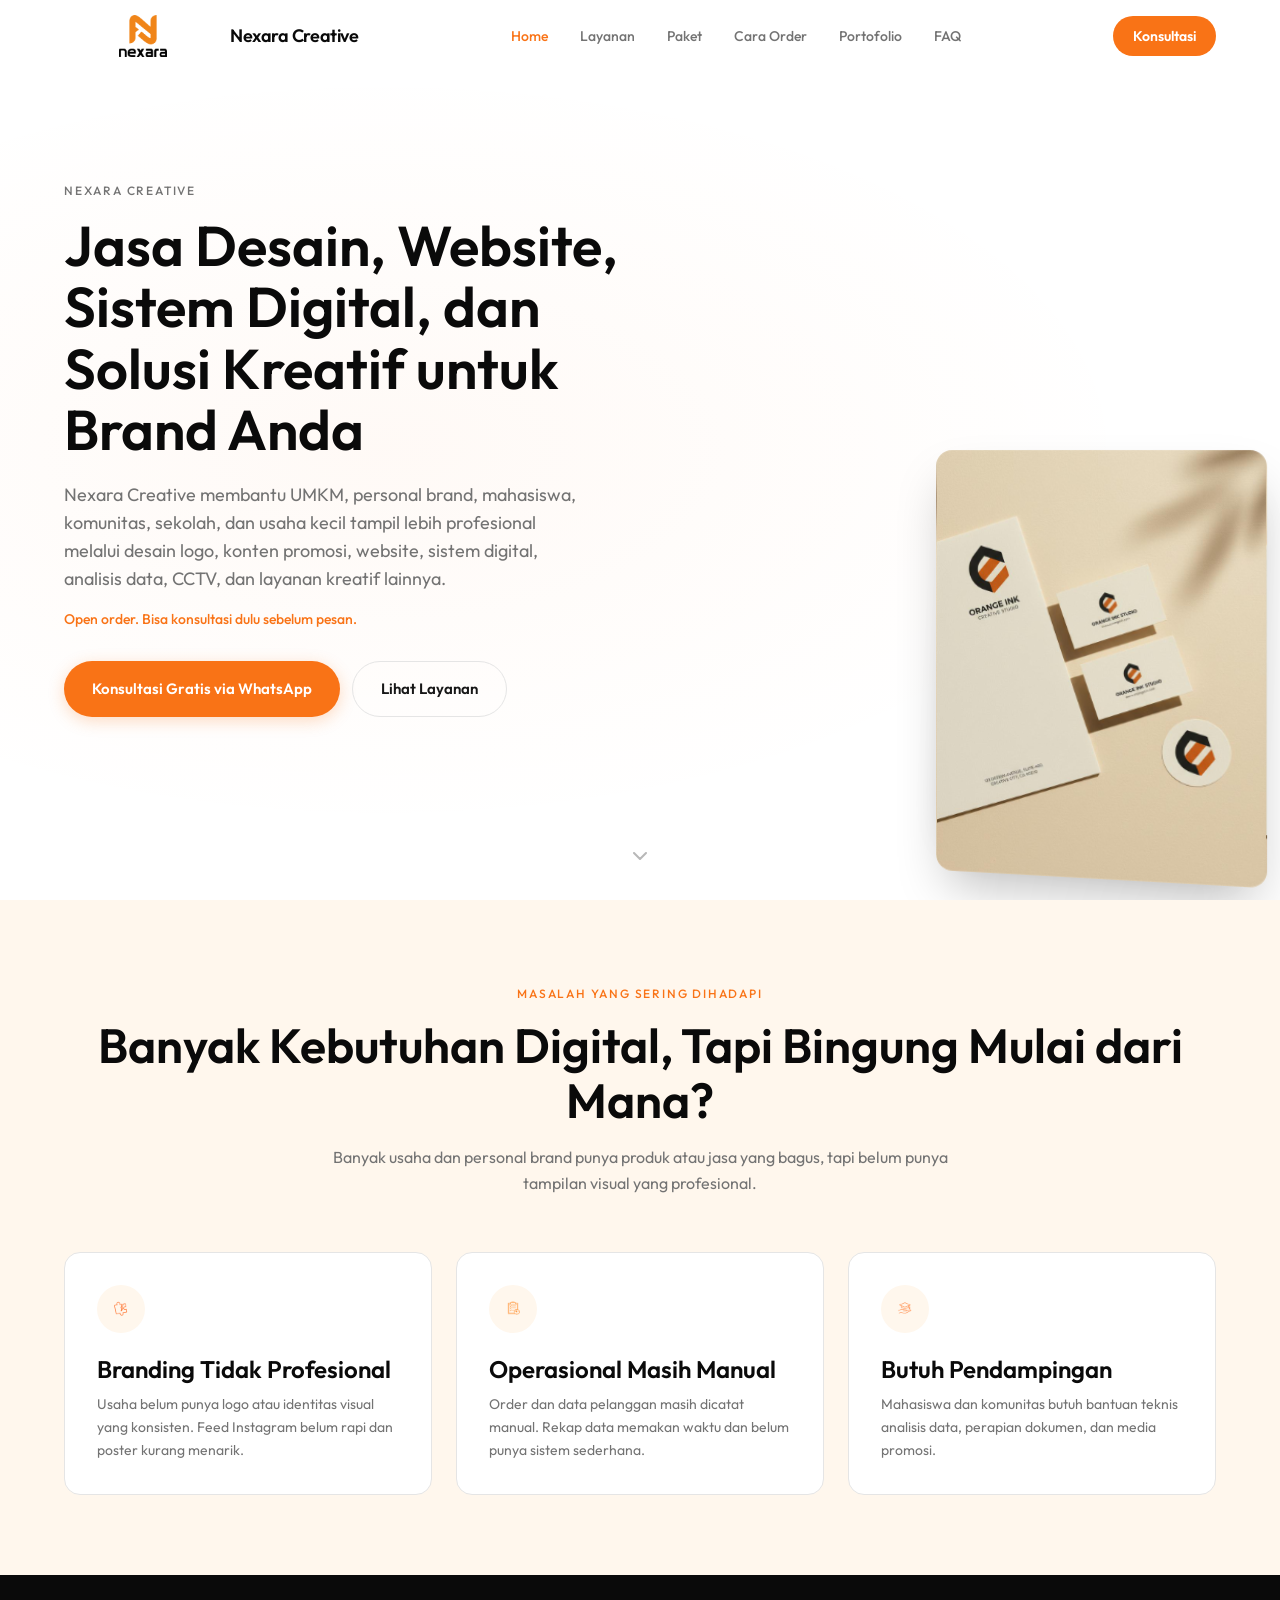
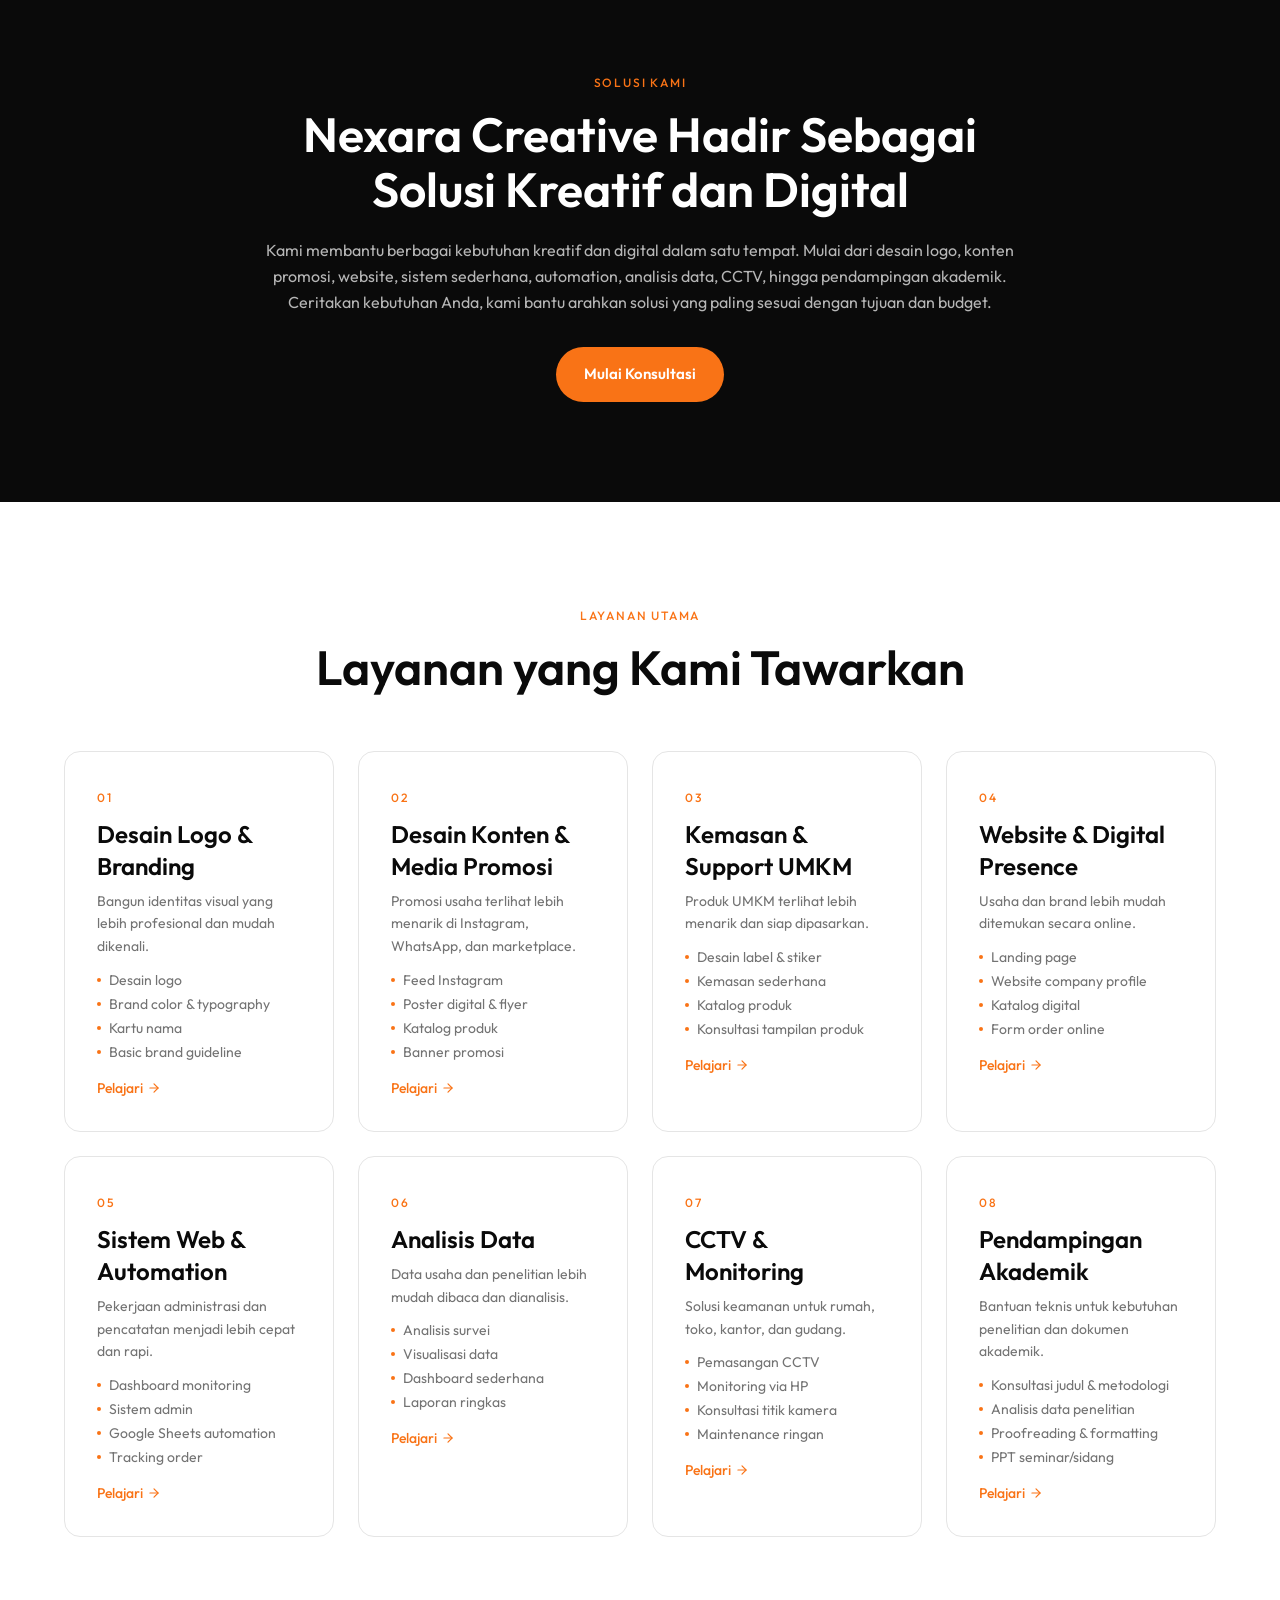
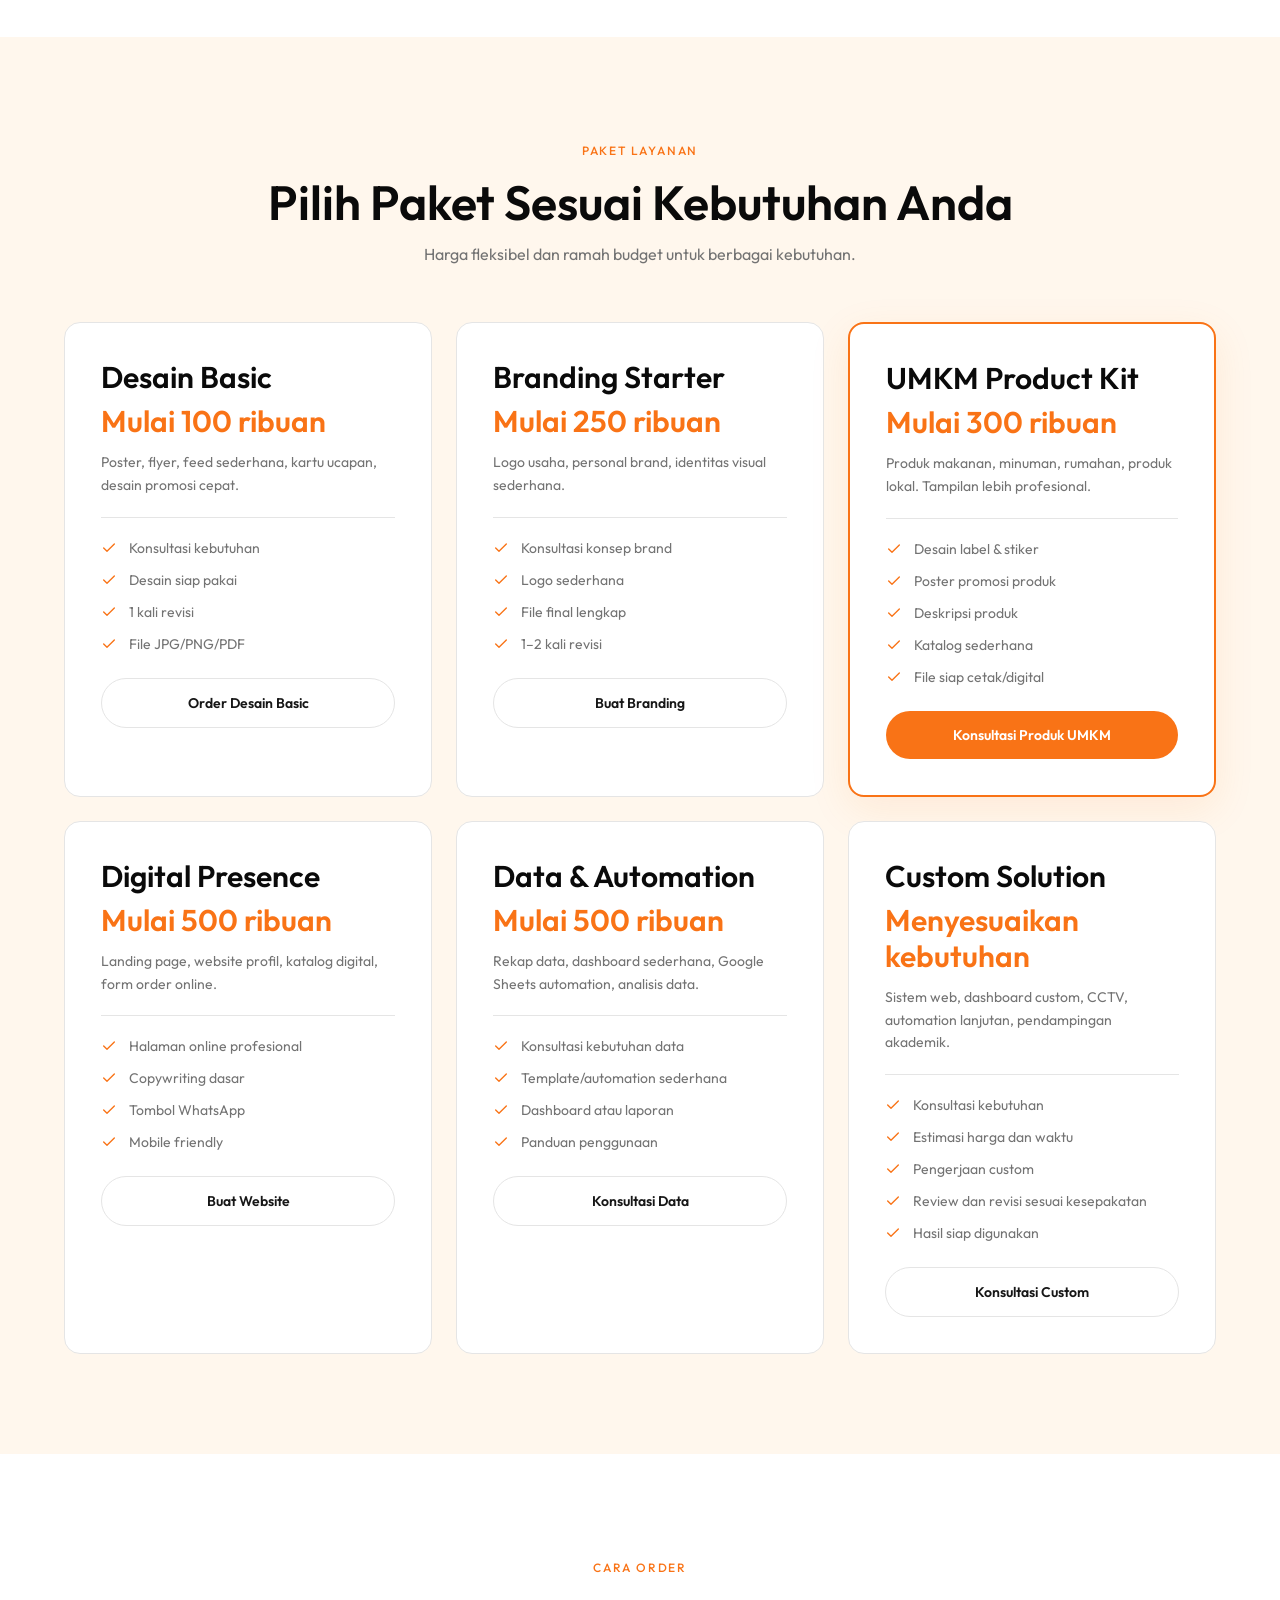
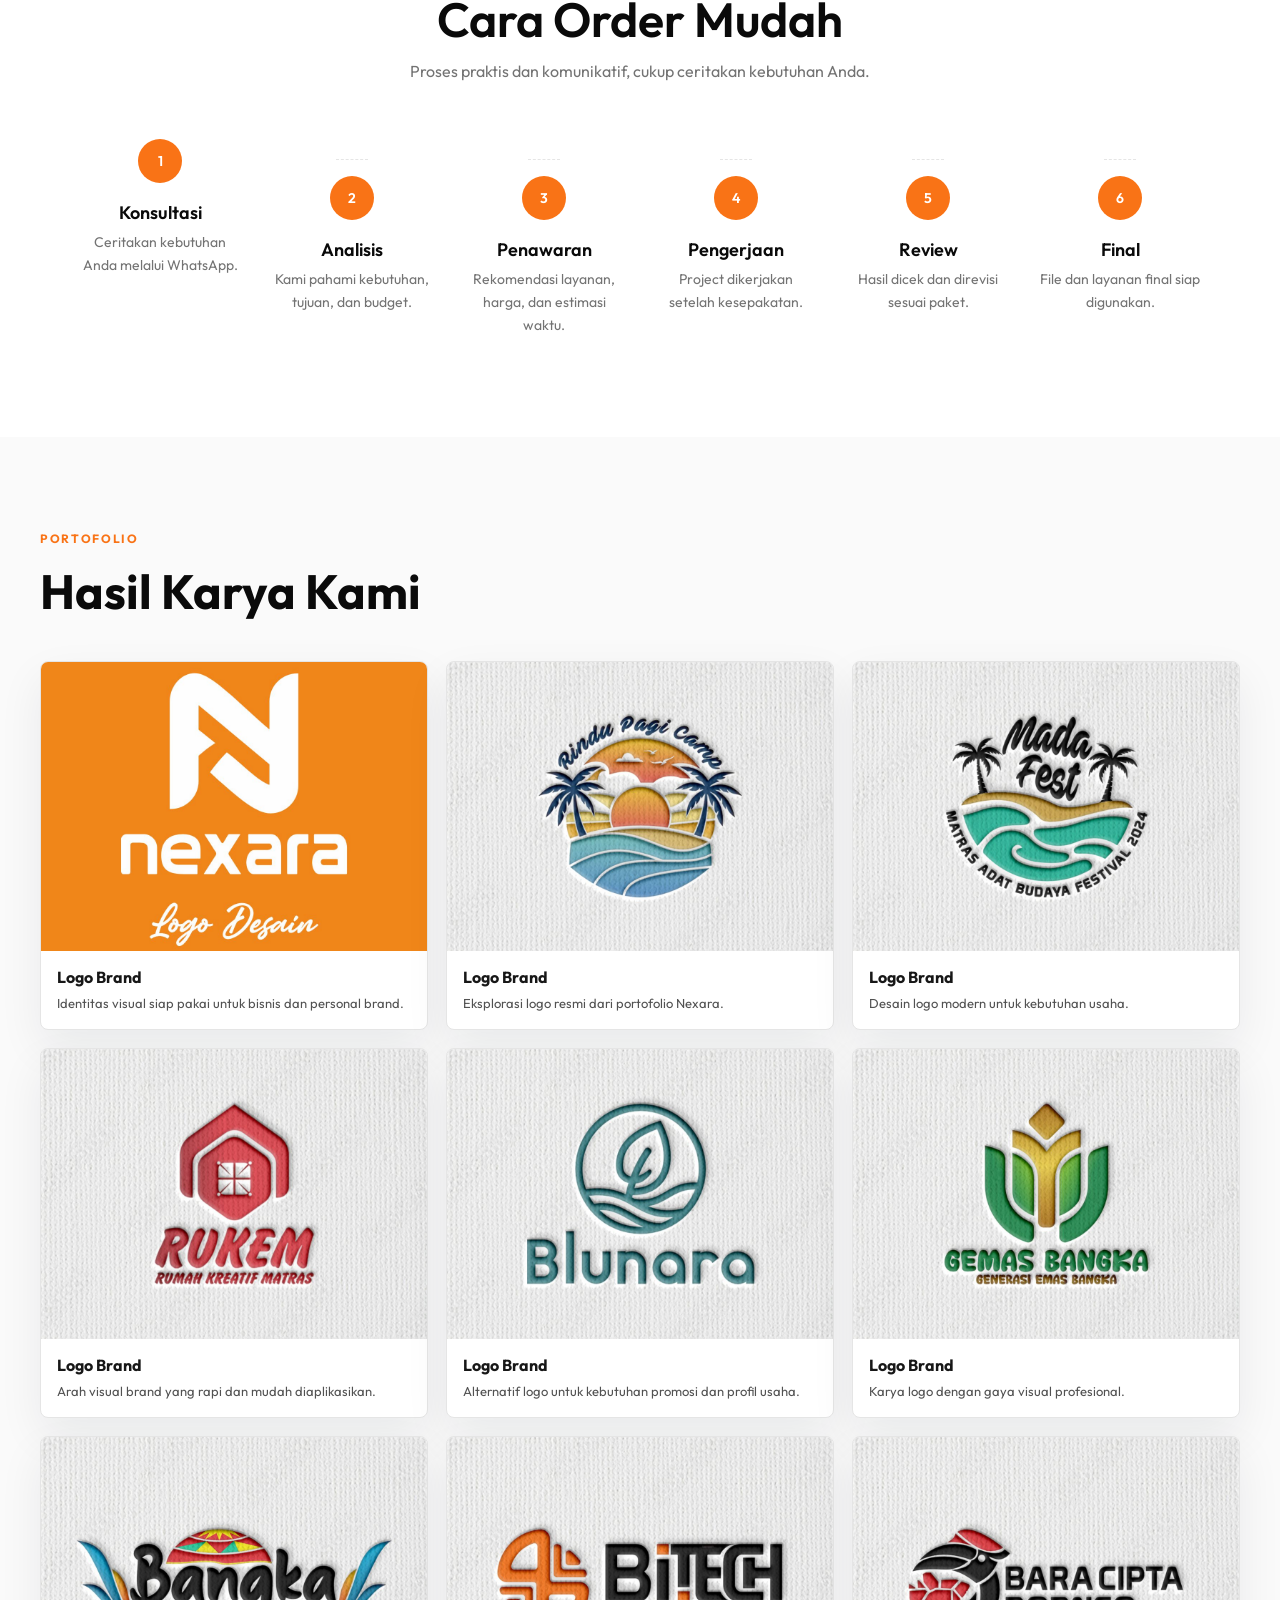
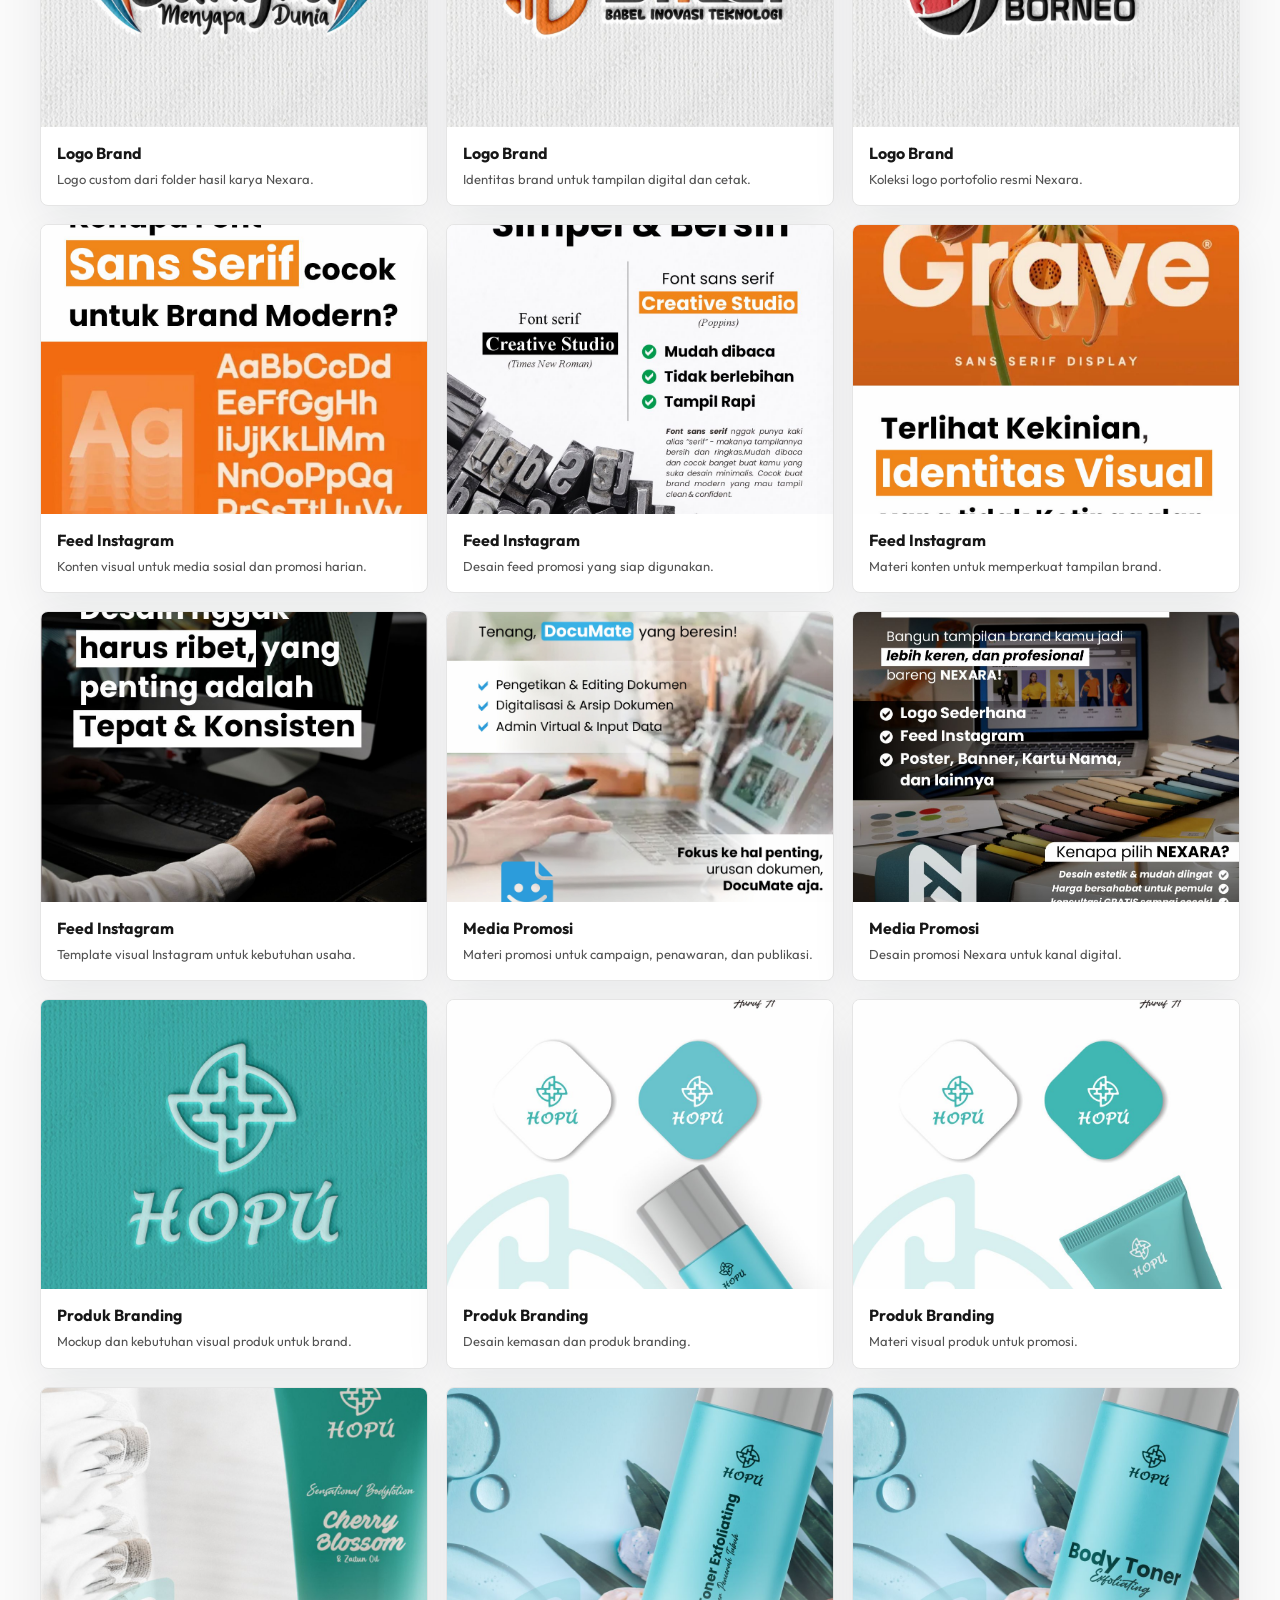
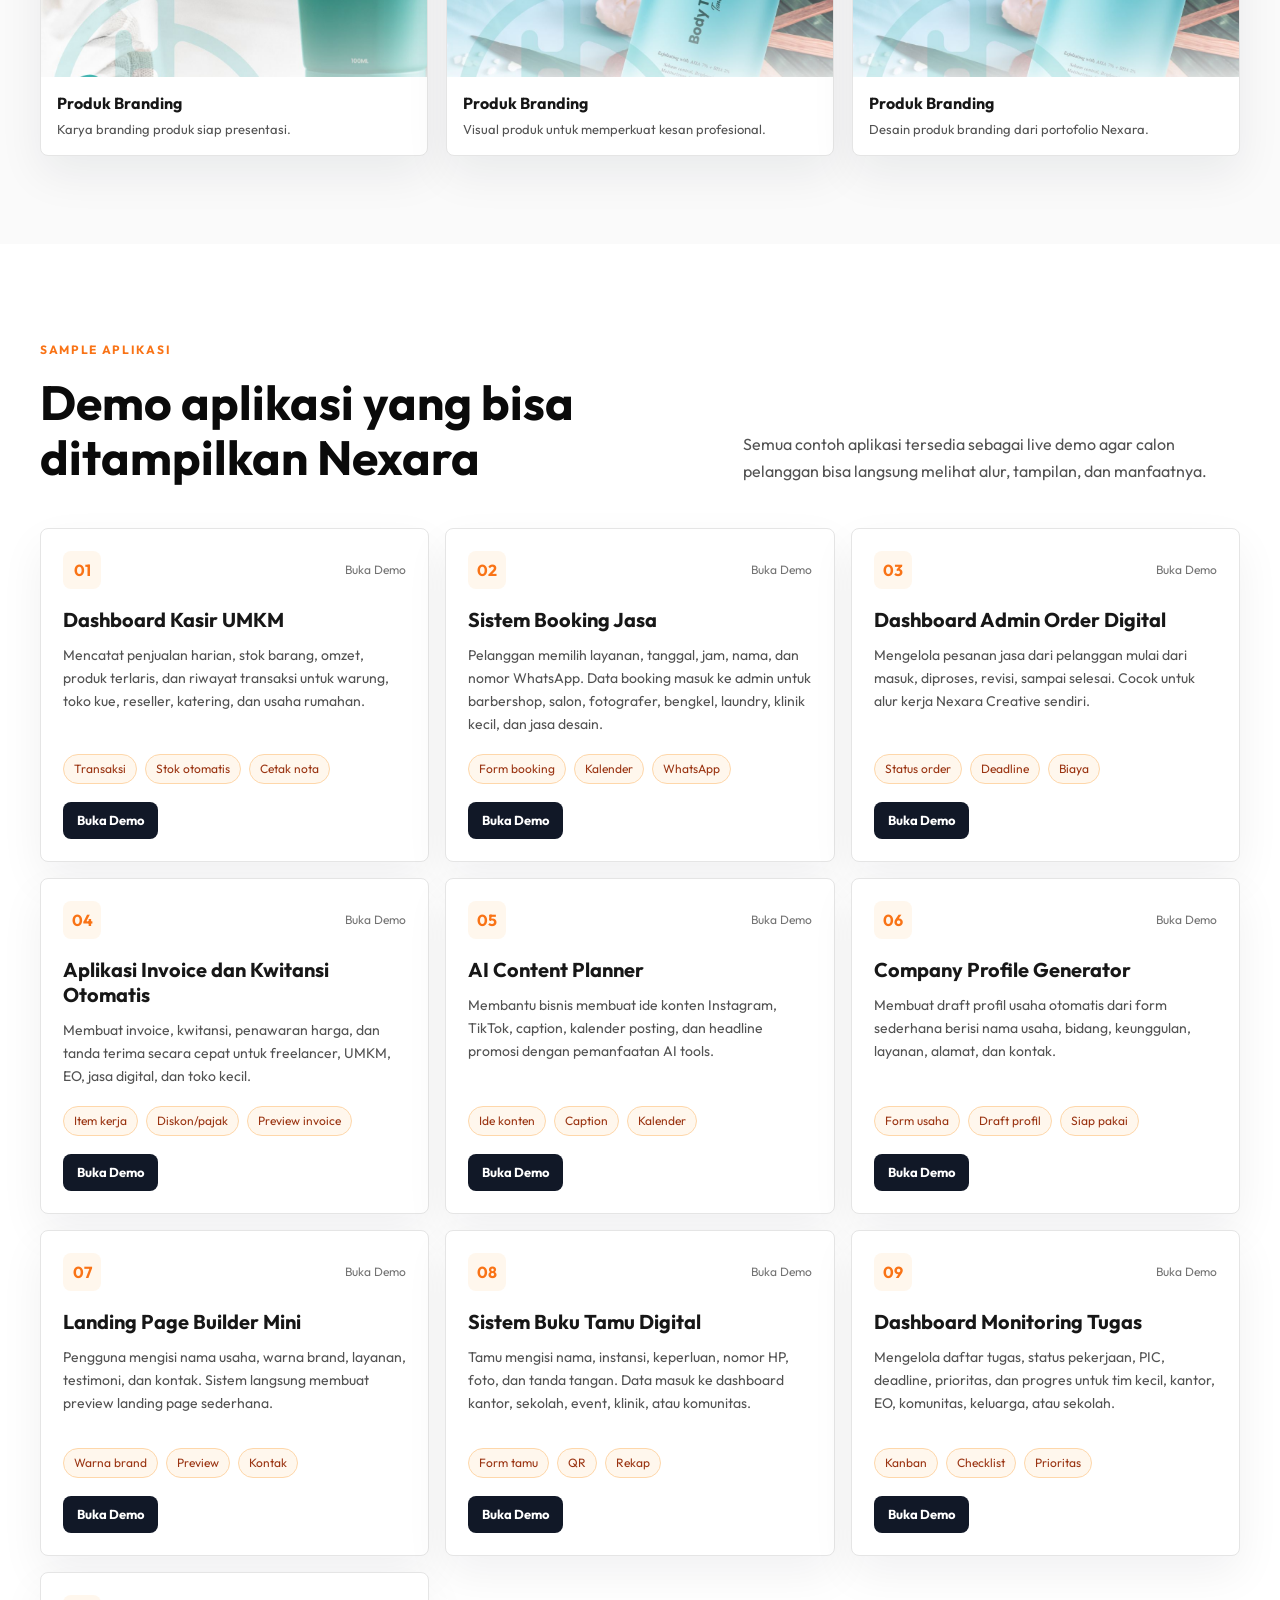
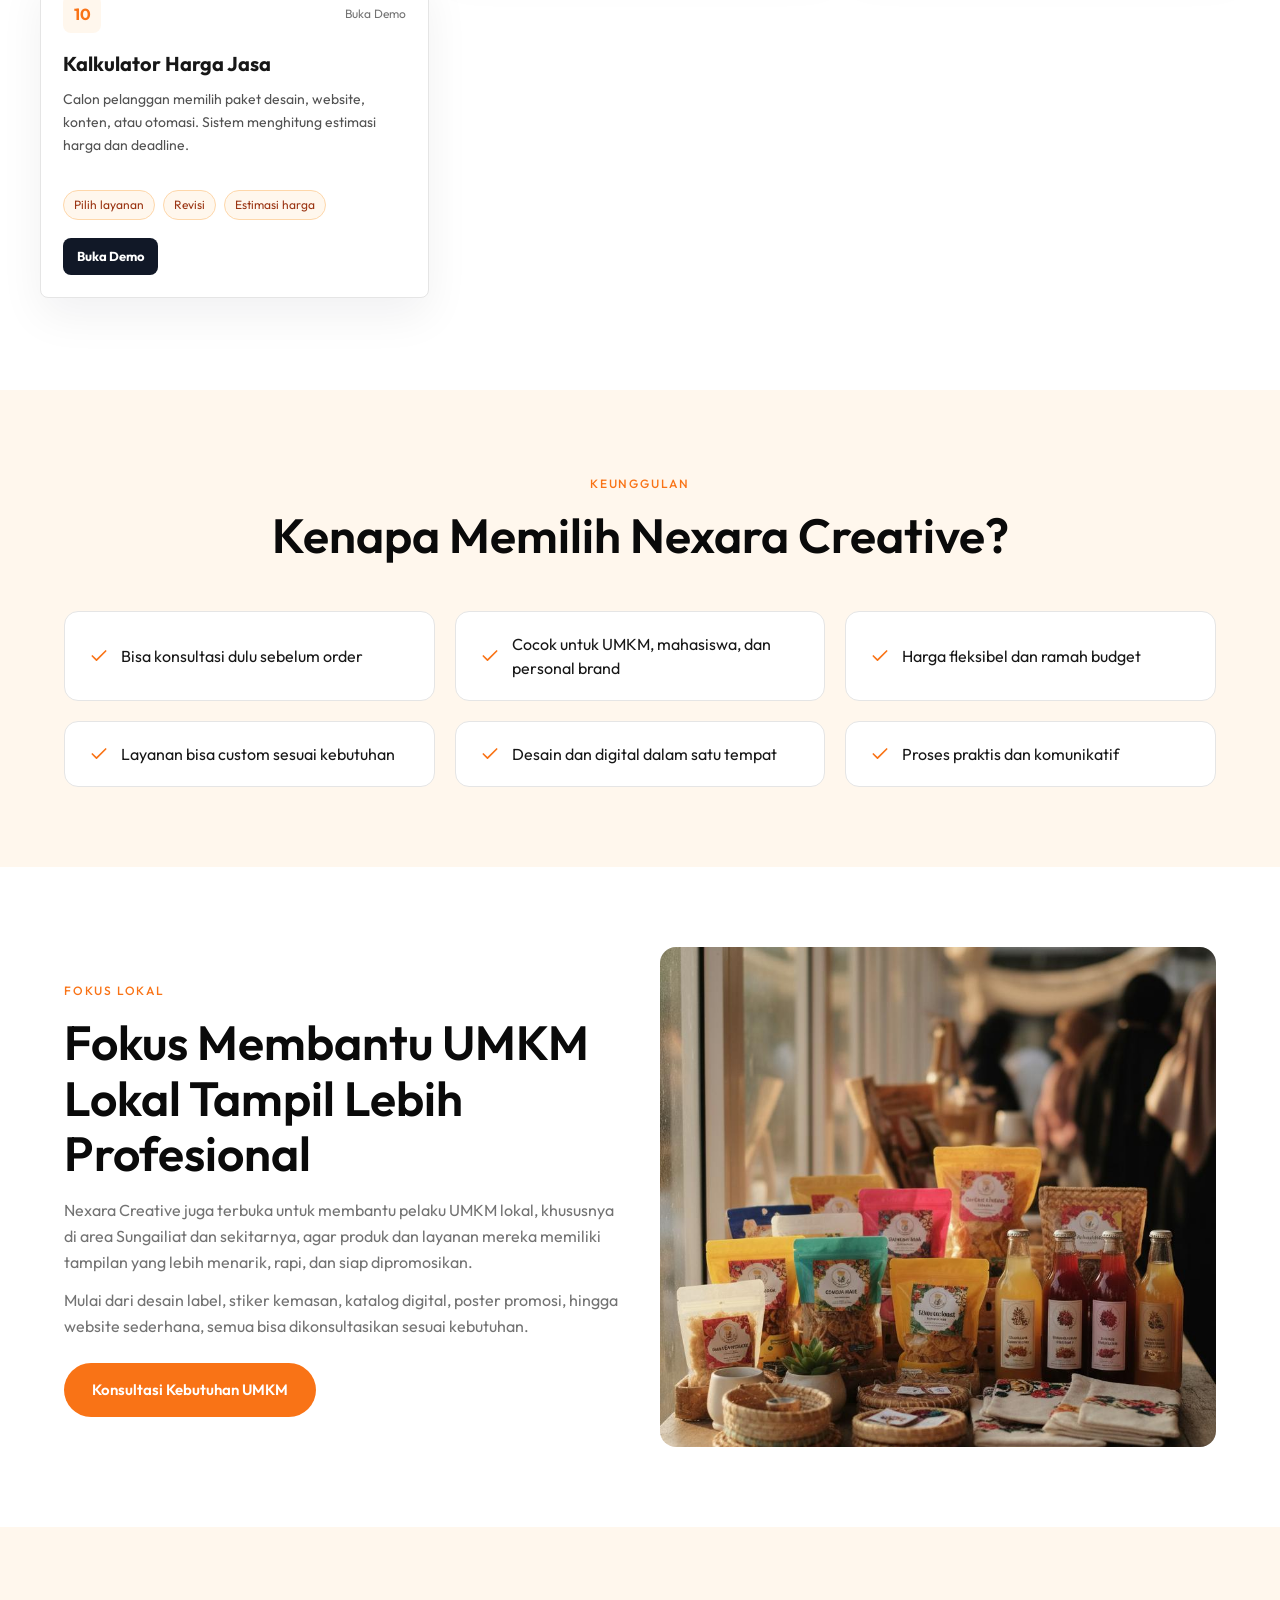
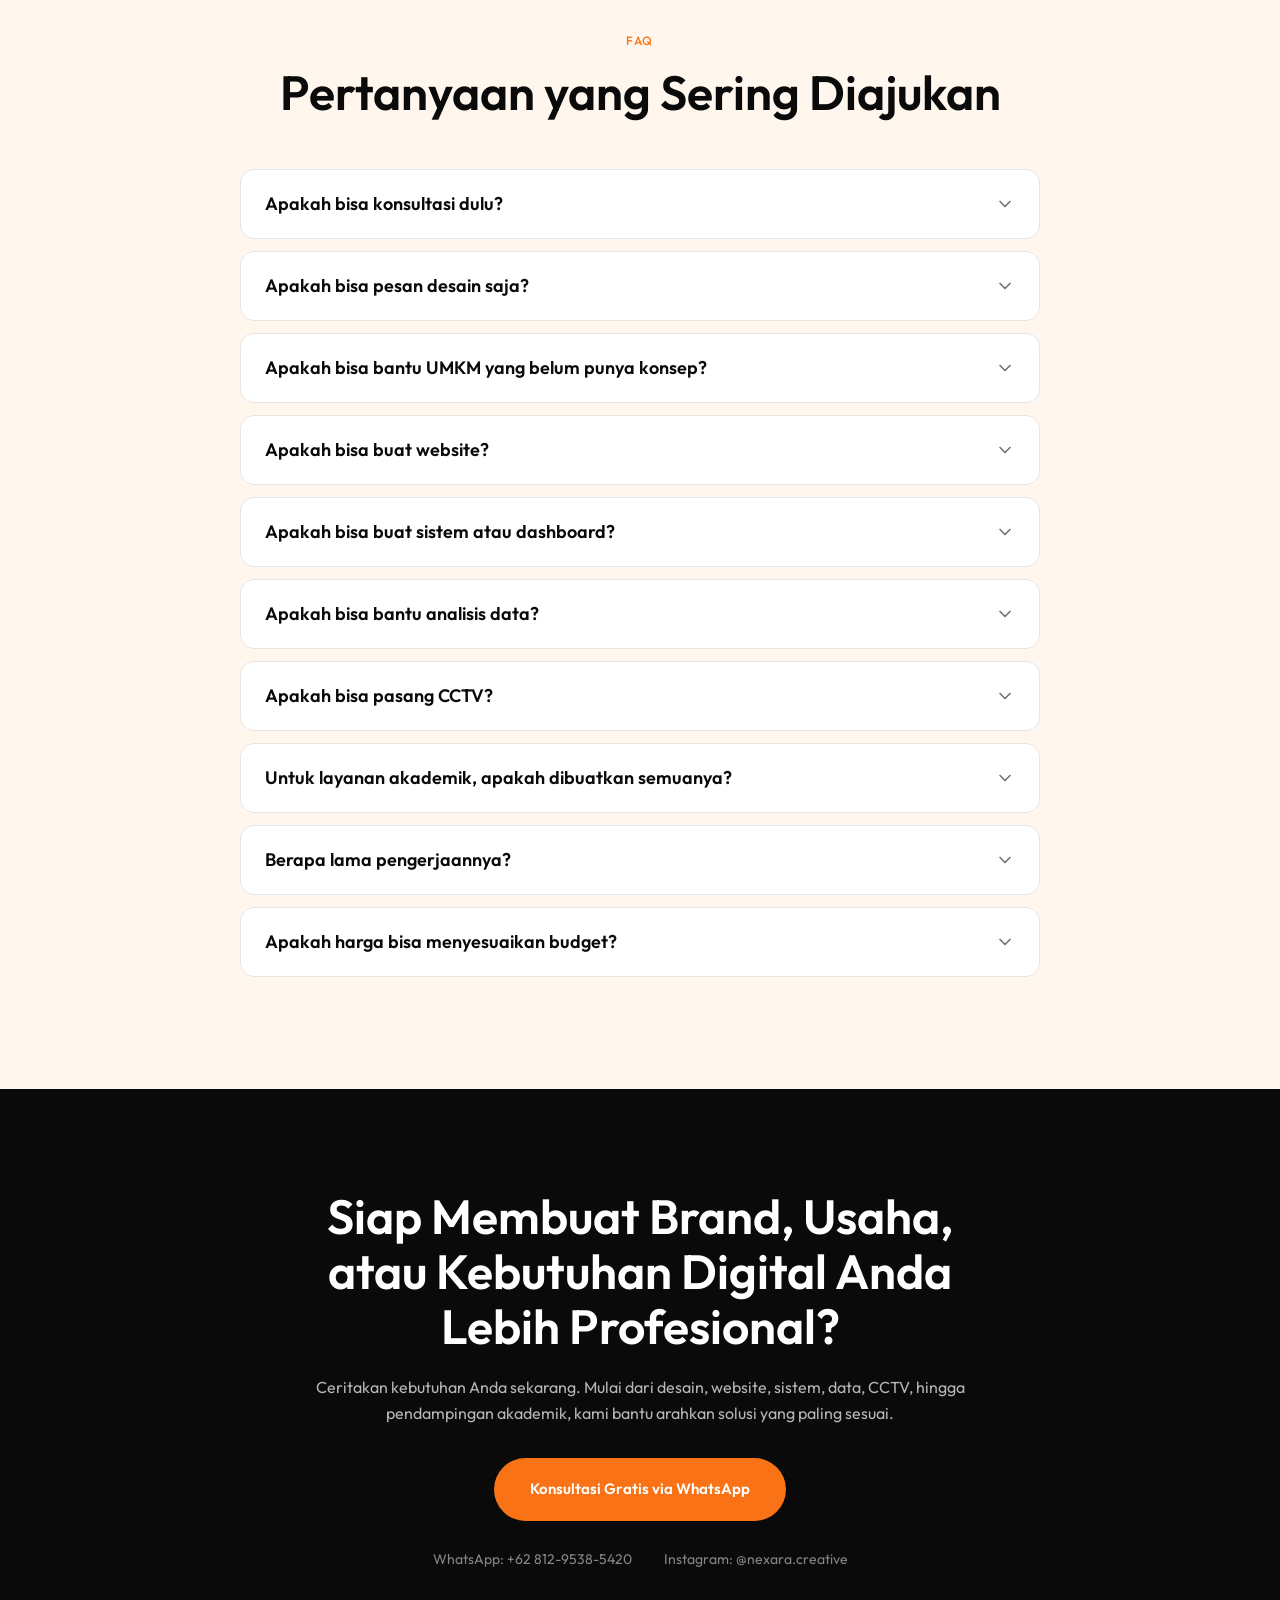
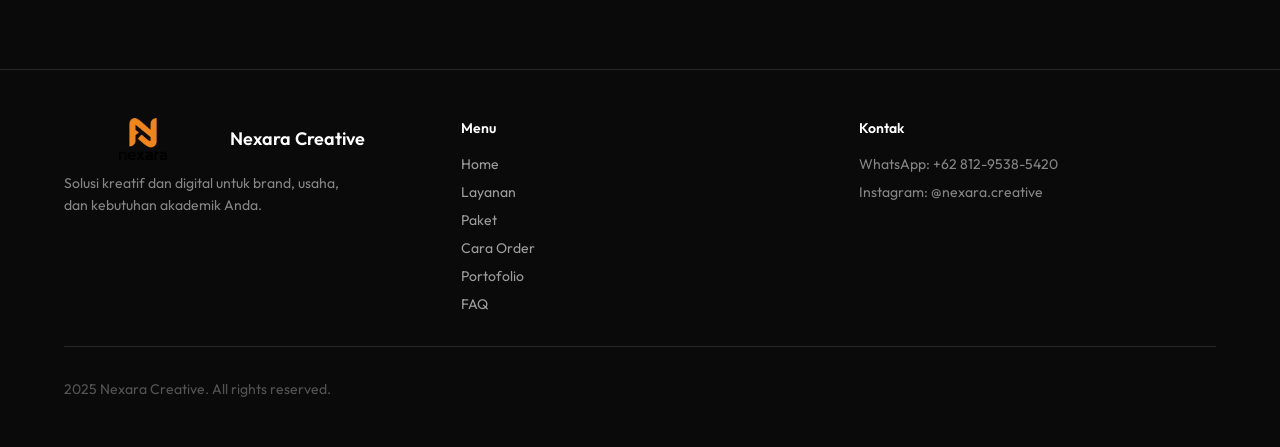
<file: index.html>
<!doctype html>
<html lang="id">
  <head>
    <meta charset="UTF-8" />
    <meta name="viewport" content="width=device-width, initial-scale=1.0" />
    <title>Nexara Creative — Jasa Desain, Website, Sistem Digital</title>
    <meta name="description" content="Nexara Creative membantu UMKM, personal brand, mahasiswa, dan usaha kecil tampil lebih profesional melalui desain logo, konten promosi, website, sistem digital, dan layanan kreatif lainnya." />
    <link rel="preconnect" href="https://fonts.googleapis.com" />
    <link rel="preconnect" href="https://fonts.gstatic.com" crossorigin />
    <link href="https://fonts.googleapis.com/css2?family=Outfit:wght@300;400;500;600;700&display=swap" rel="stylesheet" />
    <script type="module" crossorigin src="./assets/index-LCVyj9IG.js"></script>
    <link rel="stylesheet" crossorigin href="./assets/index-DoEEyMFG.css">
    <link rel="stylesheet" href="./assets/nexara-custom.css">
    <script defer src="./assets/nexara-custom.js"></script>
  </head>
  <body>
    <div id="root"></div>
  </body>
</html>
</file>
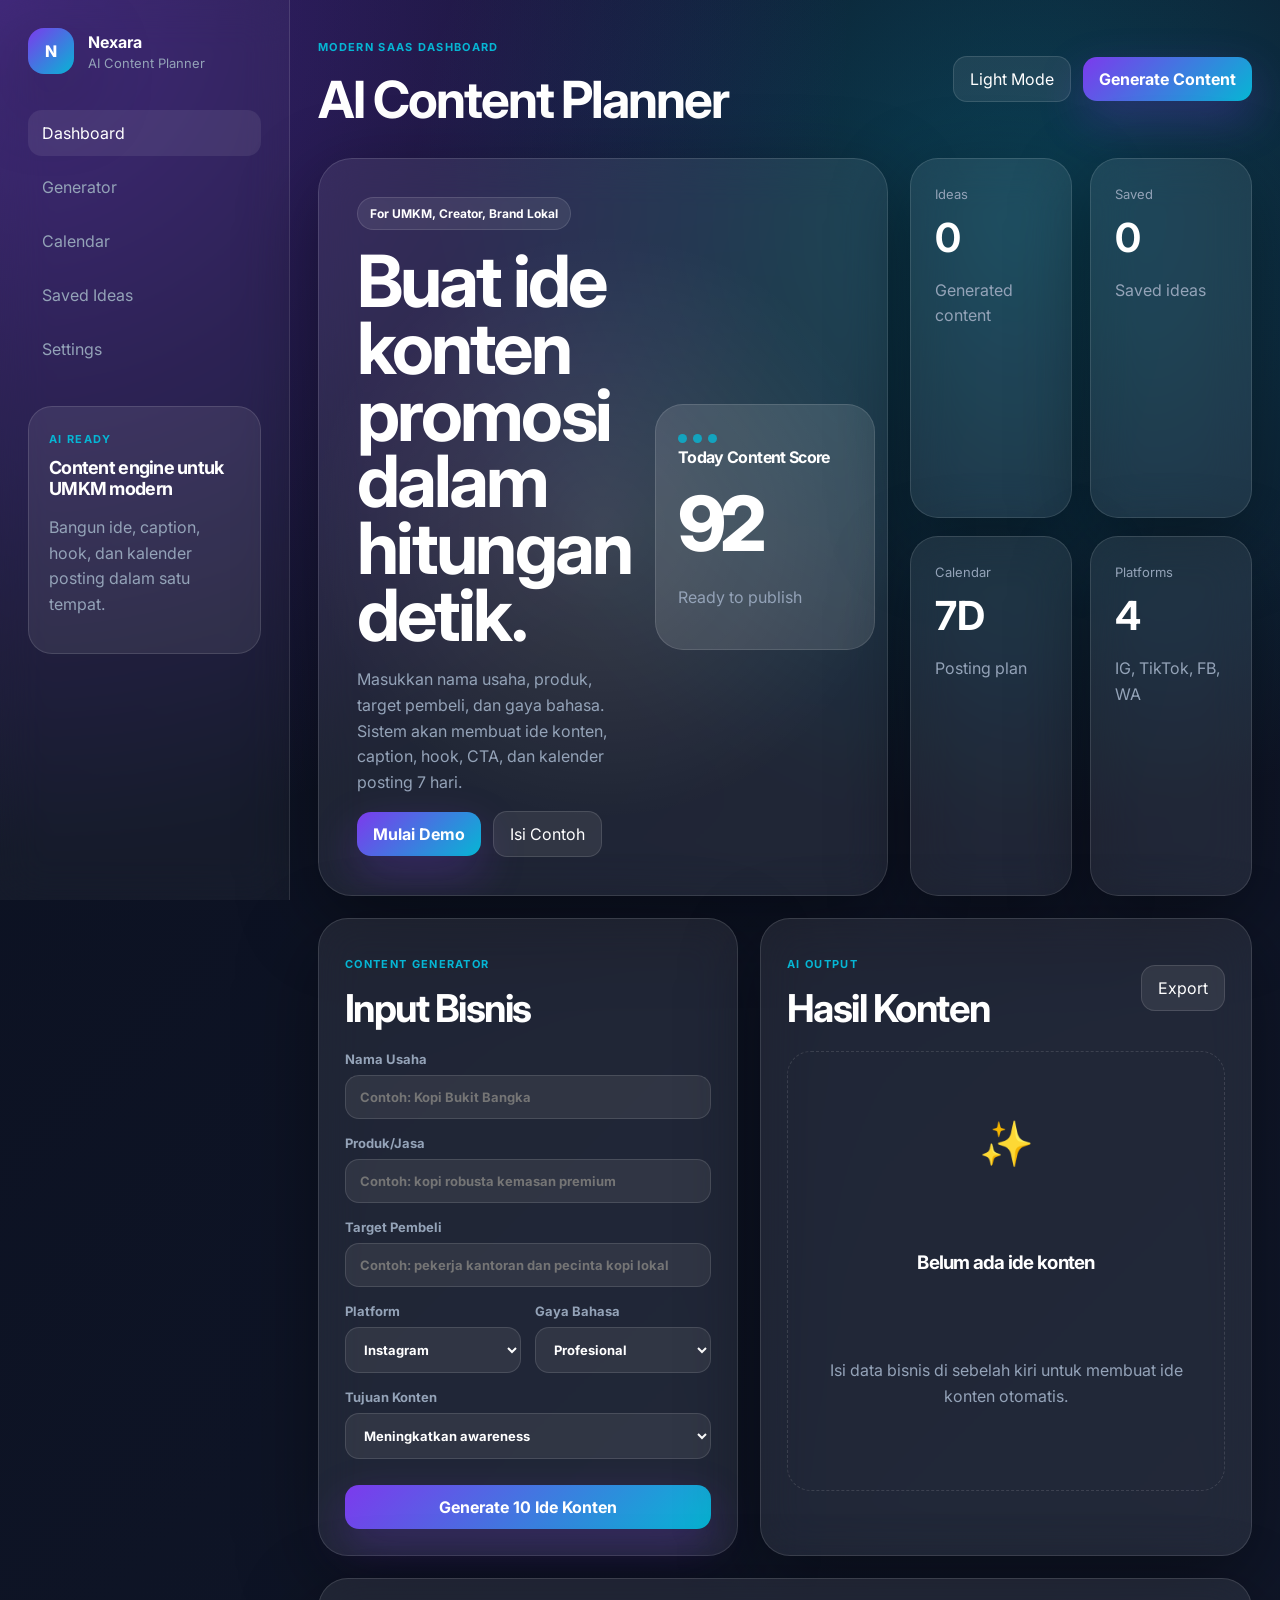
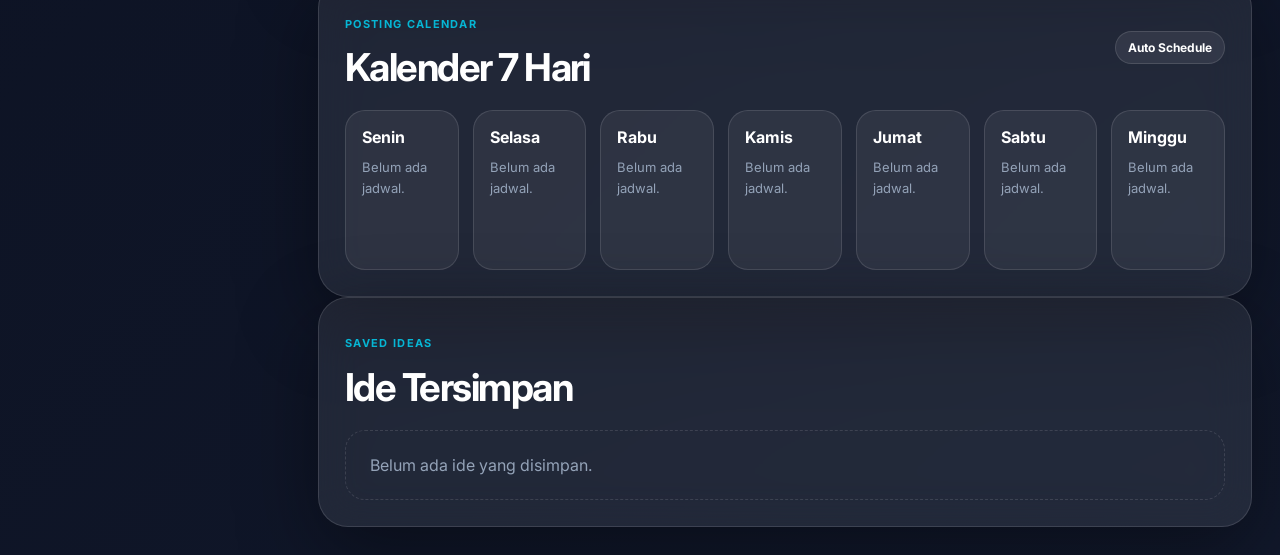
<file: demos/ai-content-planner/index.html>
<!DOCTYPE html>
<html lang="id">
<head>
  <meta charset="UTF-8" />
  <meta name="viewport" content="width=device-width, initial-scale=1.0" />
  <title>Nexara AI Content Planner</title>
  <link rel="preconnect" href="https://fonts.googleapis.com">
  <link rel="preconnect" href="https://fonts.gstatic.com" crossorigin>
  <link href="https://fonts.googleapis.com/css2?family=Inter:wght@400;500;600;700;800&display=swap" rel="stylesheet">
  <link rel="stylesheet" href="style.css" />
</head>
<body>
  <div class="app-shell">
    <aside class="sidebar">
      <div class="brand">
        <div class="brand-mark">N</div>
        <div>
          <strong>Nexara</strong>
          <span>AI Content Planner</span>
        </div>
      </div>
      <nav class="nav">
        <a class="active" href="#dashboard">Dashboard</a>
        <a href="#generator">Generator</a>
        <a href="#calendar">Calendar</a>
        <a href="#saved">Saved Ideas</a>
        <a href="#settings">Settings</a>
      </nav>
      <div class="upgrade-card">
        <span>AI Ready</span>
        <h3>Content engine untuk UMKM modern</h3>
        <p>Bangun ide, caption, hook, dan kalender posting dalam satu tempat.</p>
      </div>
    </aside>

    <main class="main">
      <header class="topbar">
        <div>
          <p class="eyebrow">Modern SaaS Dashboard</p>
          <h1>AI Content Planner</h1>
        </div>
        <div class="top-actions">
          <button id="themeToggle" class="ghost-btn">Light Mode</button>
          <button class="primary-btn" onclick="scrollToGenerator()">Generate Content</button>
        </div>
      </header>

      <section id="dashboard" class="hero-grid">
        <div class="hero-card glass">
          <div class="hero-copy">
            <span class="pill">For UMKM, Creator, Brand Lokal</span>
            <h2>Buat ide konten promosi dalam hitungan detik.</h2>
            <p>Masukkan nama usaha, produk, target pembeli, dan gaya bahasa. Sistem akan membuat ide konten, caption, hook, CTA, dan kalender posting 7 hari.</p>
            <div class="hero-actions">
              <button class="primary-btn" onclick="scrollToGenerator()">Mulai Demo</button>
              <button class="ghost-btn" onclick="loadExample()">Isi Contoh</button>
            </div>
          </div>
          <div class="orbit-card">
            <div class="mini-window">
              <span></span><span></span><span></span>
            </div>
            <h4>Today Content Score</h4>
            <div class="score">92</div>
            <p>Ready to publish</p>
          </div>
        </div>

        <div class="stats-grid">
          <article class="stat-card glass"><span>Ideas</span><strong id="ideaCount">0</strong><p>Generated content</p></article>
          <article class="stat-card glass"><span>Saved</span><strong id="savedCount">0</strong><p>Saved ideas</p></article>
          <article class="stat-card glass"><span>Calendar</span><strong>7D</strong><p>Posting plan</p></article>
          <article class="stat-card glass"><span>Platforms</span><strong>4</strong><p>IG, TikTok, FB, WA</p></article>
        </div>
      </section>

      <section id="generator" class="workspace">
        <div class="panel glass form-panel">
          <div class="section-head">
            <p class="eyebrow">Content Generator</p>
            <h2>Input Bisnis</h2>
          </div>
          <form id="plannerForm">
            <label>Nama Usaha<input id="businessName" required placeholder="Contoh: Kopi Bukit Bangka"></label>
            <label>Produk/Jasa<input id="product" required placeholder="Contoh: kopi robusta kemasan premium"></label>
            <label>Target Pembeli<input id="audience" required placeholder="Contoh: pekerja kantoran dan pecinta kopi lokal"></label>
            <div class="two-col">
              <label>Platform<select id="platform"><option>Instagram</option><option>TikTok</option><option>Facebook</option><option>WhatsApp Business</option></select></label>
              <label>Gaya Bahasa<select id="tone"><option>Profesional</option><option>Santai</option><option>Lucu</option><option>Premium</option><option>Edukatif</option></select></label>
            </div>
            <label>Tujuan Konten<select id="goal"><option>Meningkatkan awareness</option><option>Meningkatkan penjualan</option><option>Mengedukasi calon pembeli</option><option>Launching produk</option><option>Mengumpulkan leads</option></select></label>
            <button class="primary-btn full" type="submit">Generate 10 Ide Konten</button>
          </form>
        </div>

        <div class="panel glass result-panel">
          <div class="section-head row">
            <div>
              <p class="eyebrow">AI Output</p>
              <h2>Hasil Konten</h2>
            </div>
            <button class="ghost-btn" onclick="exportIdeas()">Export</button>
          </div>
          <div id="emptyState" class="empty-state">
            <div class="empty-icon">✨</div>
            <h3>Belum ada ide konten</h3>
            <p>Isi data bisnis di sebelah kiri untuk membuat ide konten otomatis.</p>
          </div>
          <div id="loadingState" class="loading-state hidden">
            <div class="loader"></div>
            <p>Menyusun ide, caption, hook, dan CTA...</p>
          </div>
          <div id="ideasList" class="ideas-list"></div>
        </div>
      </section>

      <section id="calendar" class="panel glass calendar-panel">
        <div class="section-head row">
          <div>
            <p class="eyebrow">Posting Calendar</p>
            <h2>Kalender 7 Hari</h2>
          </div>
          <span class="pill">Auto Schedule</span>
        </div>
        <div id="calendarGrid" class="calendar-grid"></div>
      </section>

      <section id="saved" class="panel glass saved-panel">
        <div class="section-head">
          <p class="eyebrow">Saved Ideas</p>
          <h2>Ide Tersimpan</h2>
        </div>
        <div id="savedList" class="saved-list empty-small">Belum ada ide yang disimpan.</div>
      </section>
    </main>
  </div>

  <div id="toast" class="toast">Copied</div>
  <script src="app.js"></script>
</body>
</html>
</file>
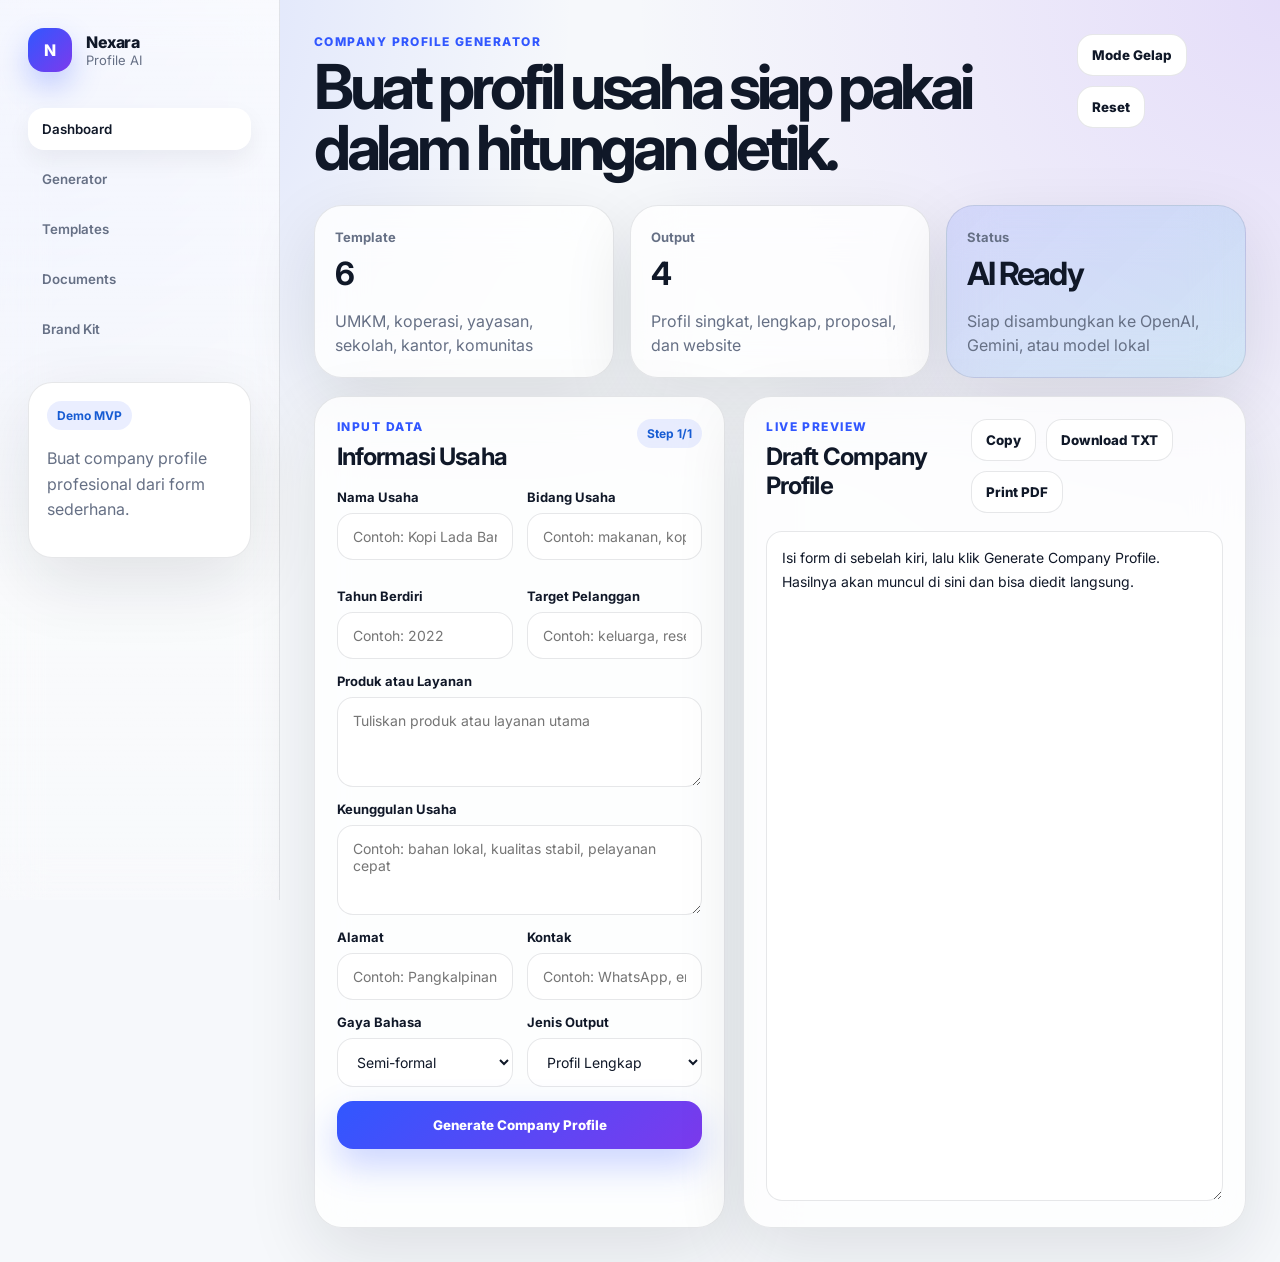
<file: demos/company-profile-generator/index.html>
<!DOCTYPE html>
<html lang="id">
<head>
  <meta charset="UTF-8" />
  <meta name="viewport" content="width=device-width, initial-scale=1.0" />
  <title>Nexara Company Profile Generator</title>
  <link rel="preconnect" href="https://fonts.googleapis.com">
  <link rel="preconnect" href="https://fonts.gstatic.com" crossorigin>
  <link href="https://fonts.googleapis.com/css2?family=Inter:wght@400;500;600;700;800&display=swap" rel="stylesheet">
  <link rel="stylesheet" href="style.css" />
</head>
<body>
  <div class="app-shell">
    <aside class="sidebar">
      <div class="brand">
        <div class="brand-mark">N</div>
        <div>
          <div class="brand-name">Nexara</div>
          <div class="brand-subtitle">Profile AI</div>
        </div>
      </div>
      <nav class="nav-list">
        <button class="nav-item active">Dashboard</button>
        <button class="nav-item">Generator</button>
        <button class="nav-item">Templates</button>
        <button class="nav-item">Documents</button>
        <button class="nav-item">Brand Kit</button>
      </nav>
      <div class="sidebar-card">
        <span class="pill">Demo MVP</span>
        <p>Buat company profile profesional dari form sederhana.</p>
      </div>
    </aside>

    <main class="main">
      <header class="topbar">
        <div>
          <p class="eyebrow">Company Profile Generator</p>
          <h1>Buat profil usaha siap pakai dalam hitungan detik.</h1>
        </div>
        <div class="top-actions">
          <button id="themeToggle" class="ghost-btn">Mode Gelap</button>
          <button id="resetBtn" class="ghost-btn">Reset</button>
        </div>
      </header>

      <section class="hero-grid">
        <div class="metric-card">
          <span>Template</span>
          <strong>6</strong>
          <p>UMKM, koperasi, yayasan, sekolah, kantor, komunitas</p>
        </div>
        <div class="metric-card">
          <span>Output</span>
          <strong>4</strong>
          <p>Profil singkat, lengkap, proposal, dan website</p>
        </div>
        <div class="metric-card accent">
          <span>Status</span>
          <strong>AI Ready</strong>
          <p>Siap disambungkan ke OpenAI, Gemini, atau model lokal</p>
        </div>
      </section>

      <section class="workspace">
        <form id="profileForm" class="panel form-panel">
          <div class="panel-header">
            <div>
              <p class="eyebrow">Input Data</p>
              <h2>Informasi Usaha</h2>
            </div>
            <span class="progress-badge">Step 1/1</span>
          </div>

          <div class="form-grid">
            <label>Nama Usaha
              <input id="businessName" placeholder="Contoh: Kopi Lada Bangka" required />
            </label>
            <label>Bidang Usaha
              <input id="businessField" placeholder="Contoh: makanan, kopi, jasa, pendidikan" required />
            </label>
            <label>Tahun Berdiri
              <input id="foundedYear" placeholder="Contoh: 2022" />
            </label>
            <label>Target Pelanggan
              <input id="targetMarket" placeholder="Contoh: keluarga, reseller, instansi" />
            </label>
          </div>

          <label>Produk atau Layanan
            <textarea id="services" placeholder="Tuliskan produk atau layanan utama"></textarea>
          </label>
          <label>Keunggulan Usaha
            <textarea id="advantages" placeholder="Contoh: bahan lokal, kualitas stabil, pelayanan cepat"></textarea>
          </label>

          <div class="form-grid">
            <label>Alamat
              <input id="address" placeholder="Contoh: Pangkalpinang, Bangka Belitung" />
            </label>
            <label>Kontak
              <input id="contact" placeholder="Contoh: WhatsApp, email, Instagram" />
            </label>
          </div>

          <div class="form-grid">
            <label>Gaya Bahasa
              <select id="tone">
                <option value="formal">Formal</option>
                <option value="semi-formal" selected>Semi-formal</option>
                <option value="promosi">Promosi</option>
                <option value="ringkas">Ringkas</option>
              </select>
            </label>
            <label>Jenis Output
              <select id="docType">
                <option value="lengkap" selected>Profil Lengkap</option>
                <option value="singkat">Profil Singkat</option>
                <option value="proposal">Versi Proposal</option>
                <option value="website">Versi Website</option>
              </select>
            </label>
          </div>

          <button class="primary-btn" type="submit">Generate Company Profile</button>
        </form>

        <section class="panel preview-panel">
          <div class="panel-header">
            <div>
              <p class="eyebrow">Live Preview</p>
              <h2>Draft Company Profile</h2>
            </div>
            <div class="preview-actions">
              <button id="copyBtn" class="ghost-btn">Copy</button>
              <button id="downloadBtn" class="ghost-btn">Download TXT</button>
              <button id="printBtn" class="ghost-btn">Print PDF</button>
            </div>
          </div>
          <textarea id="output" class="output-editor" spellcheck="false">Isi form di sebelah kiri, lalu klik Generate Company Profile. Hasilnya akan muncul di sini dan bisa diedit langsung.</textarea>
        </section>
      </section>
    </main>
  </div>

  <div id="toast" class="toast">Berhasil disalin.</div>
  <script src="script.js"></script>
</body>
</html>
</file>
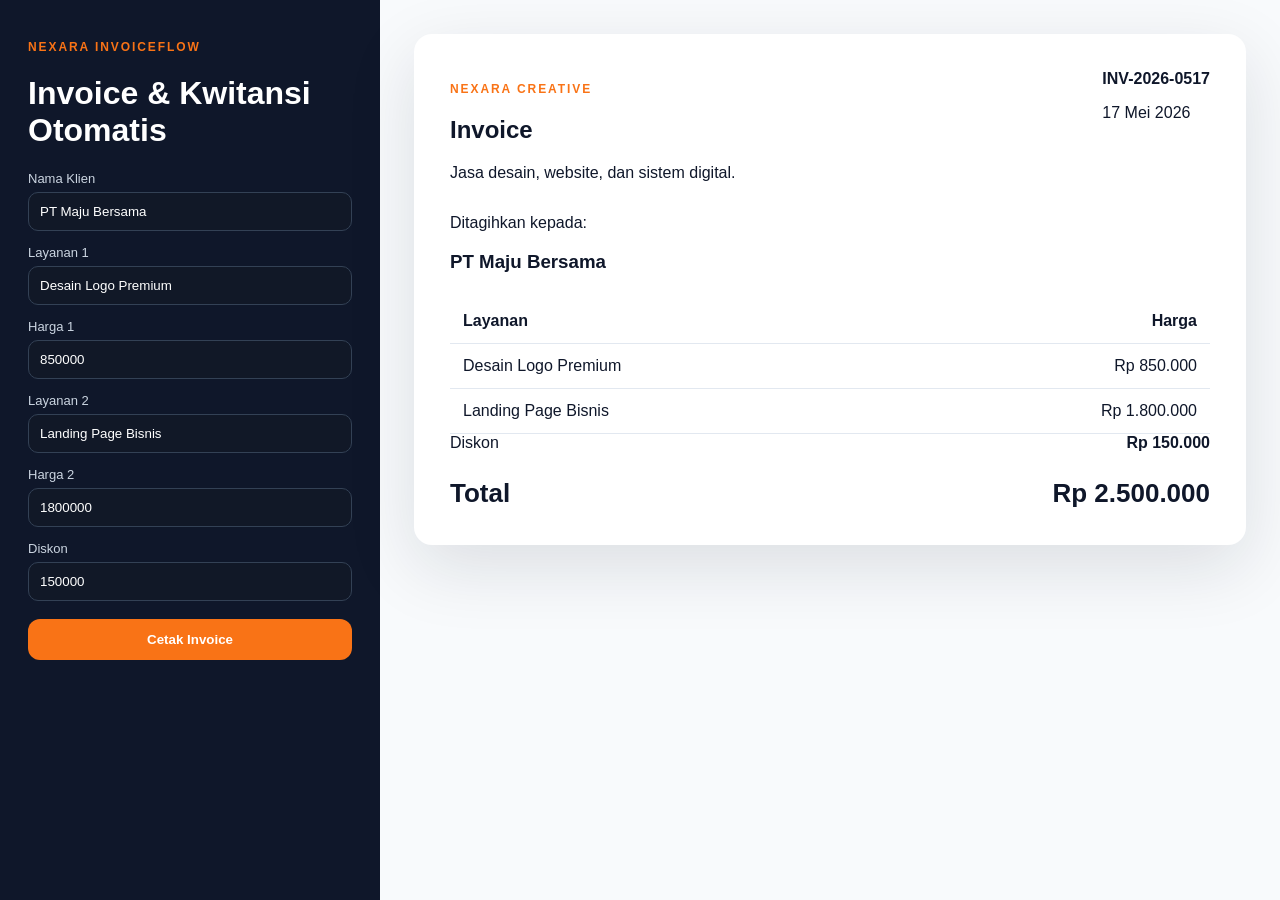
<file: demos/invoiceflow-demo.html>
<!doctype html>
<html lang="id">
<head>
  <meta charset="utf-8">
  <meta name="viewport" content="width=device-width, initial-scale=1">
  <title>Demo InvoiceFlow - Nexara</title>
  <style>
    * { box-sizing: border-box; }
    body { margin: 0; font-family: Inter, Arial, sans-serif; background: #f8fafc; color: #0f172a; }
    main { display: grid; grid-template-columns: 380px 1fr; min-height: 100vh; }
    form { background: #0f172a; color: #fff; padding: 28px; }
    label { display: block; margin-top: 14px; font-size: 13px; color: #cbd5e1; }
    input { width: 100%; margin-top: 6px; border: 1px solid #334155; border-radius: 10px; background: #111827; color: #fff; padding: 11px; }
    button { width: 100%; margin-top: 18px; border: 0; border-radius: 12px; background: #f97316; color: #fff; padding: 13px; font-weight: 800; cursor: pointer; }
    .preview { padding: 34px; }
    .invoice { max-width: 850px; margin: auto; border-radius: 18px; background: #fff; padding: 36px; box-shadow: 0 22px 70px rgba(15,23,42,.12); }
    .top, .row, .total { display: flex; justify-content: space-between; gap: 20px; }
    .brand { color: #f97316; letter-spacing: .16em; font-size: 12px; font-weight: 800; }
    table { width: 100%; border-collapse: collapse; margin-top: 26px; }
    th, td { border-bottom: 1px solid #e2e8f0; padding: 13px; text-align: left; }
    th:last-child, td:last-child { text-align: right; }
    .total { margin-top: 26px; font-size: 26px; font-weight: 900; }
    @media (max-width: 860px) { main { grid-template-columns: 1fr; } }
  </style>
</head>
<body>
  <main>
    <form oninput="render()">
      <p class="brand">NEXARA INVOICEFLOW</p>
      <h1>Invoice & Kwitansi Otomatis</h1>
      <label>Nama Klien<input id="client" value="PT Maju Bersama"></label>
      <label>Layanan 1<input id="item1" value="Desain Logo Premium"></label>
      <label>Harga 1<input id="price1" type="number" value="850000"></label>
      <label>Layanan 2<input id="item2" value="Landing Page Bisnis"></label>
      <label>Harga 2<input id="price2" type="number" value="1800000"></label>
      <label>Diskon<input id="discount" type="number" value="150000"></label>
      <button type="button" onclick="window.print()">Cetak Invoice</button>
    </form>
    <section class="preview">
      <div class="invoice">
        <div class="top">
          <div><p class="brand">NEXARA CREATIVE</p><h2>Invoice</h2><p>Jasa desain, website, dan sistem digital.</p></div>
          <div><b>INV-2026-0517</b><p>17 Mei 2026</p></div>
        </div>
        <p>Ditagihkan kepada:</p>
        <h3 id="clientOut"></h3>
        <table>
          <thead><tr><th>Layanan</th><th>Harga</th></tr></thead>
          <tbody id="items"></tbody>
        </table>
        <div class="row"><span>Diskon</span><b id="discountOut"></b></div>
        <div class="total"><span>Total</span><span id="totalOut"></span></div>
      </div>
    </section>
  </main>
  <script>
    const rupiah = n => new Intl.NumberFormat('id-ID', { style: 'currency', currency: 'IDR', maximumFractionDigits: 0 }).format(n);
    function render() {
      const client = document.getElementById('client').value;
      const p1 = Number(document.getElementById('price1').value || 0);
      const p2 = Number(document.getElementById('price2').value || 0);
      const discount = Number(document.getElementById('discount').value || 0);
      document.getElementById('clientOut').textContent = client;
      document.getElementById('items').innerHTML = `<tr><td>${document.getElementById('item1').value}</td><td>${rupiah(p1)}</td></tr><tr><td>${document.getElementById('item2').value}</td><td>${rupiah(p2)}</td></tr>`;
      document.getElementById('discountOut').textContent = rupiah(discount);
      document.getElementById('totalOut').textContent = rupiah(Math.max(0, p1 + p2 - discount));
    }
    render();
  </script>
</body>
</html>
</file>
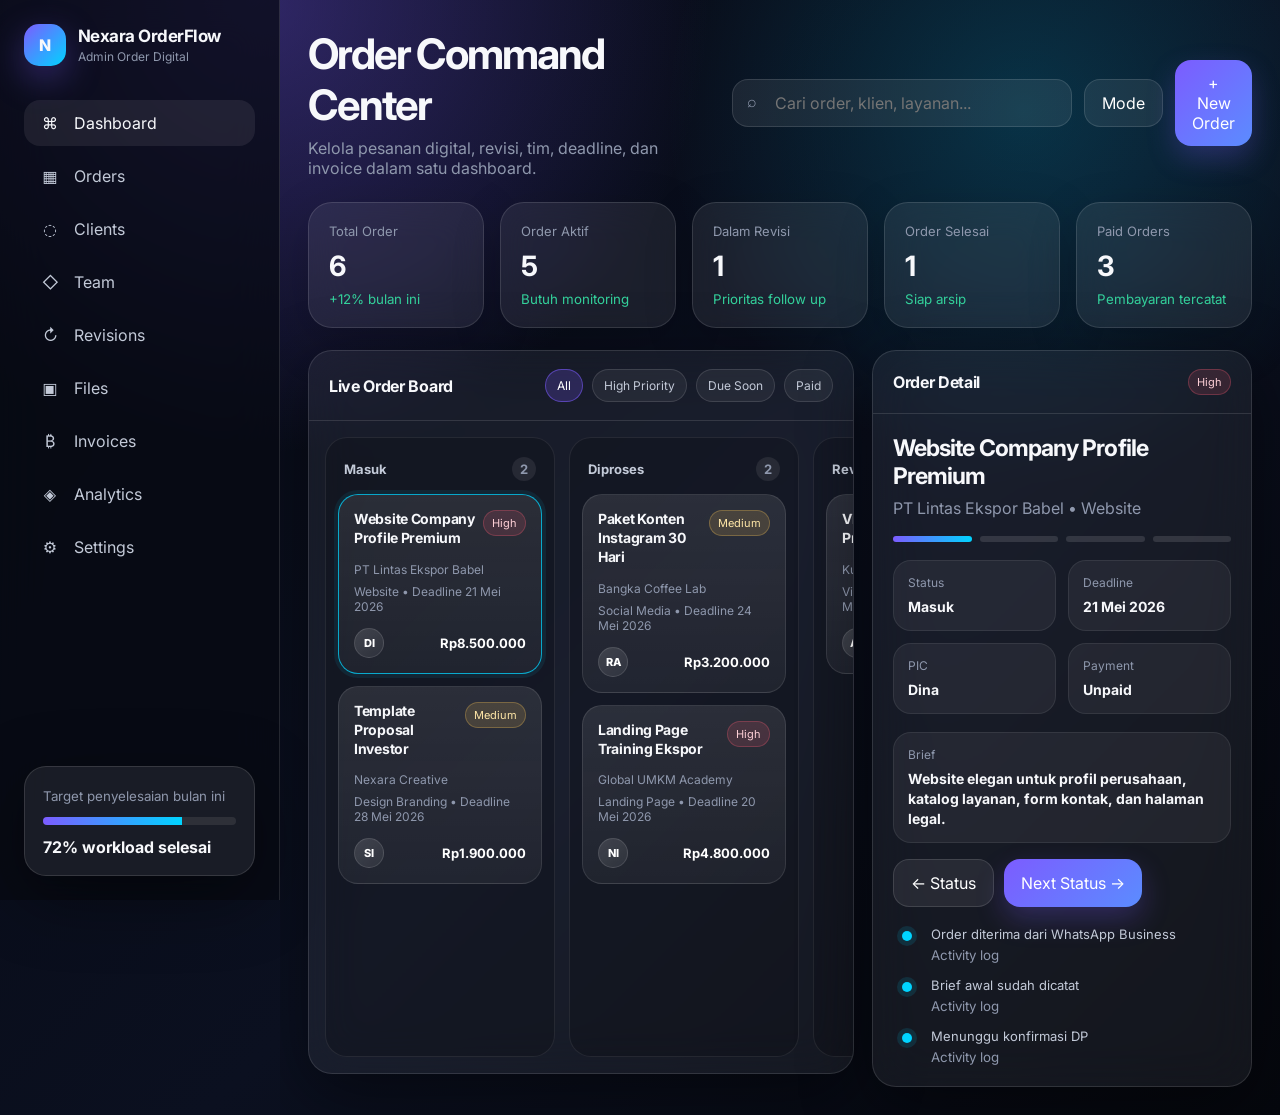
<file: demos/nexara-orderflow.html>
<!DOCTYPE html>
<html lang="id">
<head>
  <meta charset="UTF-8" />
  <meta name="viewport" content="width=device-width, initial-scale=1.0" />
  <title>Nexara OrderFlow | Admin Order Digital</title>
  <link rel="preconnect" href="https://fonts.googleapis.com">
  <link rel="preconnect" href="https://fonts.gstatic.com" crossorigin>
  <link href="https://fonts.googleapis.com/css2?family=Inter:wght@400;500;600;700;800&display=swap" rel="stylesheet">
  <style>
    :root {
      --bg: #080b13;
      --bg-soft: #0e1320;
      --card: rgba(255,255,255,.075);
      --card-strong: rgba(255,255,255,.115);
      --border: rgba(255,255,255,.12);
      --text: #f7f8fb;
      --muted: #8f98ad;
      --muted-2: #c3cad8;
      --primary: #7c5cff;
      --primary-2: #00d4ff;
      --success: #35d39d;
      --warning: #ffc857;
      --danger: #ff5f74;
      --shadow: 0 20px 70px rgba(0,0,0,.45);
      --radius: 24px;
    }
    * { box-sizing: border-box; }
    body {
      margin: 0;
      font-family: Inter, system-ui, sans-serif;
      background:
        radial-gradient(circle at 20% 0%, rgba(124,92,255,.35), transparent 30%),
        radial-gradient(circle at 80% 10%, rgba(0,212,255,.18), transparent 25%),
        linear-gradient(135deg, #060913 0%, #0b1020 55%, #05070d 100%);
      color: var(--text);
      min-height: 100vh;
    }
    button, input, select, textarea { font: inherit; }
    .app { display: grid; grid-template-columns: 280px 1fr; min-height: 100vh; }
    .sidebar {
      position: sticky; top: 0; height: 100vh; padding: 24px;
      border-right: 1px solid var(--border); background: rgba(8,11,19,.72);
      backdrop-filter: blur(24px);
    }
    .brand { display: flex; align-items: center; gap: 12px; margin-bottom: 34px; }
    .logo {
      width: 42px; height: 42px; border-radius: 15px;
      background: linear-gradient(135deg, var(--primary), var(--primary-2));
      box-shadow: 0 12px 35px rgba(124,92,255,.35);
      display: grid; place-items: center; font-weight: 800;
    }
    .brand h1 { font-size: 17px; margin: 0; letter-spacing: -.03em; }
    .brand p { margin: 3px 0 0; color: var(--muted); font-size: 12px; }
    .nav { display: grid; gap: 7px; }
    .nav button {
      width: 100%; border: 0; color: var(--muted-2); background: transparent;
      display: flex; align-items: center; gap: 12px; padding: 13px 14px; border-radius: 16px;
      cursor: pointer; transition: .2s ease;
    }
    .nav button:hover, .nav button.active { background: var(--card); color: var(--text); }
    .nav .icon { width: 24px; text-align: center; }
    .side-card {
      position: absolute; left: 24px; right: 24px; bottom: 24px; padding: 18px;
      border: 1px solid var(--border); border-radius: 22px; background: var(--card); box-shadow: var(--shadow);
    }
    .side-card small { color: var(--muted); }
    .progress { height: 8px; background: rgba(255,255,255,.09); border-radius: 999px; overflow: hidden; margin-top: 12px; }
    .progress span { display: block; height: 100%; width: 72%; background: linear-gradient(90deg, var(--primary), var(--primary-2)); }
    main { padding: 28px; overflow: hidden; }
    .topbar { display: flex; justify-content: space-between; align-items: center; gap: 18px; margin-bottom: 24px; }
    .title h2 { font-size: clamp(26px, 4vw, 42px); margin: 0; letter-spacing: -.05em; }
    .title p { color: var(--muted); margin: 8px 0 0; }
    .actions { display: flex; gap: 12px; align-items: center; }
    .search { position: relative; }
    .search input {
      width: min(340px, 35vw); background: var(--card); color: var(--text); border: 1px solid var(--border);
      border-radius: 16px; padding: 13px 15px 13px 42px; outline: 0;
    }
    .search span { position: absolute; left: 15px; top: 12px; color: var(--muted); }
    .btn {
      border: 0; border-radius: 16px; padding: 13px 17px; color: white; cursor: pointer;
      background: linear-gradient(135deg, var(--primary), #5b8cff); box-shadow: 0 12px 28px rgba(124,92,255,.26);
      transition: transform .2s ease, filter .2s ease;
    }
    .btn:hover { transform: translateY(-1px); filter: brightness(1.08); }
    .btn.secondary { background: var(--card); box-shadow: none; border: 1px solid var(--border); }
    .metrics { display: grid; grid-template-columns: repeat(5, minmax(150px, 1fr)); gap: 16px; margin-bottom: 22px; }
    .metric {
      padding: 20px; border: 1px solid var(--border); border-radius: var(--radius); background: var(--card); backdrop-filter: blur(20px);
      box-shadow: 0 16px 50px rgba(0,0,0,.18);
    }
    .metric p { margin: 0 0 10px; color: var(--muted); font-size: 13px; }
    .metric strong { font-size: 28px; letter-spacing: -.04em; }
    .metric small { display: block; margin-top: 8px; color: var(--success); }
    .workspace { display: grid; grid-template-columns: 1fr 380px; gap: 18px; align-items: start; }
    .panel { border: 1px solid var(--border); border-radius: var(--radius); background: rgba(255,255,255,.06); backdrop-filter: blur(24px); box-shadow: var(--shadow); overflow: hidden; }
    .panel-head { padding: 18px 20px; border-bottom: 1px solid var(--border); display: flex; align-items: center; justify-content: space-between; gap: 12px; }
    .panel-head h3 { margin: 0; font-size: 16px; letter-spacing: -.02em; }
    .filters { display: flex; gap: 9px; flex-wrap: wrap; }
    .chip { border: 1px solid var(--border); background: rgba(255,255,255,.06); color: var(--muted-2); border-radius: 999px; padding: 8px 11px; font-size: 12px; cursor: pointer; }
    .chip.active { background: rgba(124,92,255,.22); color: white; border-color: rgba(124,92,255,.55); }
    .kanban { display: grid; grid-template-columns: repeat(4, minmax(230px, 1fr)); gap: 14px; padding: 16px; overflow-x: auto; }
    .column { min-height: 620px; background: rgba(0,0,0,.16); border: 1px solid rgba(255,255,255,.08); border-radius: 22px; padding: 12px; }
    .column-title { display: flex; justify-content: space-between; align-items: center; padding: 7px 6px 13px; color: var(--muted-2); font-weight: 700; font-size: 13px; }
    .count { background: rgba(255,255,255,.08); padding: 4px 8px; border-radius: 999px; color: var(--muted); }
    .order-card { padding: 15px; border-radius: 20px; background: linear-gradient(180deg, rgba(255,255,255,.1), rgba(255,255,255,.055)); border: 1px solid rgba(255,255,255,.1); margin-bottom: 12px; cursor: pointer; transition: .2s ease; }
    .order-card:hover { transform: translateY(-2px); border-color: rgba(124,92,255,.45); }
    .order-card.selected { border-color: rgba(0,212,255,.75); box-shadow: 0 0 0 4px rgba(0,212,255,.08); }
    .order-top { display: flex; justify-content: space-between; align-items: start; gap: 8px; }
    .order-card h4 { margin: 0; font-size: 14px; letter-spacing: -.02em; line-height: 1.35; }
    .tag { font-size: 11px; border-radius: 999px; padding: 5px 8px; border: 1px solid var(--border); color: var(--muted-2); white-space: nowrap; }
    .tag.high { color: #ffd1d8; background: rgba(255,95,116,.14); border-color: rgba(255,95,116,.28); }
    .tag.medium { color: #ffe7a8; background: rgba(255,200,87,.14); border-color: rgba(255,200,87,.28); }
    .tag.low { color: #bdf6e2; background: rgba(53,211,157,.12); border-color: rgba(53,211,157,.25); }
    .meta { display: grid; gap: 7px; margin-top: 14px; color: var(--muted); font-size: 12px; }
    .avatar-row { display: flex; align-items: center; justify-content: space-between; margin-top: 14px; }
    .avatar { width: 30px; height: 30px; border-radius: 50%; background: linear-gradient(135deg, #fff2, #fff1); border: 1px solid var(--border); display: grid; place-items: center; color: white; font-weight: 800; font-size: 11px; }
    .price { color: white; font-weight: 700; font-size: 13px; }
    .detail { padding: 20px; }
    .detail h3 { margin: 0 0 8px; font-size: 23px; letter-spacing: -.04em; }
    .detail .client { color: var(--muted); margin-bottom: 18px; }
    .status-line { display: grid; grid-template-columns: repeat(4, 1fr); gap: 8px; margin: 18px 0; }
    .step { height: 6px; border-radius: 999px; background: rgba(255,255,255,.12); }
    .step.done { background: linear-gradient(90deg, var(--primary), var(--primary-2)); }
    .detail-grid { display: grid; grid-template-columns: 1fr 1fr; gap: 12px; margin: 18px 0; }
    .info-box { padding: 14px; border-radius: 18px; background: rgba(255,255,255,.055); border: 1px solid rgba(255,255,255,.08); }
    .info-box span { display: block; font-size: 12px; color: var(--muted); margin-bottom: 6px; }
    .info-box b { font-size: 14px; }
    .timeline { display: grid; gap: 12px; margin-top: 18px; }
    .event { display: grid; grid-template-columns: 28px 1fr; gap: 10px; }
    .dot { width: 10px; height: 10px; margin: 6px auto 0; border-radius: 50%; background: var(--primary-2); box-shadow: 0 0 0 5px rgba(0,212,255,.12); }
    .event p { margin: 0; color: var(--muted-2); font-size: 13px; line-height: 1.45; }
    .event small { color: var(--muted); }
    .modal { position: fixed; inset: 0; display: none; place-items: center; padding: 18px; background: rgba(0,0,0,.62); backdrop-filter: blur(12px); z-index: 20; }
    .modal.open { display: grid; }
    .modal-card { width: min(620px, 100%); border: 1px solid var(--border); border-radius: 28px; background: #0d1322; box-shadow: var(--shadow); padding: 22px; }
    .modal-card h3 { margin: 0 0 16px; font-size: 24px; }
    .form { display: grid; gap: 12px; }
    .form-row { display: grid; grid-template-columns: 1fr 1fr; gap: 12px; }
    .field label { display: block; color: var(--muted); font-size: 12px; margin: 0 0 7px; }
    .field input, .field select, .field textarea { width: 100%; background: rgba(255,255,255,.07); color: white; border: 1px solid var(--border); border-radius: 15px; padding: 12px; outline: 0; }
    .field textarea { min-height: 92px; resize: vertical; }
    .modal-actions { display: flex; justify-content: flex-end; gap: 10px; margin-top: 16px; }
    .mobile-toggle { display: none; }
    @media (max-width: 1180px) { .workspace { grid-template-columns: 1fr; } .metrics { grid-template-columns: repeat(2,1fr); } }
    @media (max-width: 820px) {
      .app { grid-template-columns: 1fr; }
      .sidebar { display: none; }
      main { padding: 18px; }
      .topbar { align-items: stretch; flex-direction: column; }
      .actions { flex-wrap: wrap; }
      .search input { width: 100%; }
      .metrics { grid-template-columns: 1fr; }
      .kanban { grid-template-columns: repeat(4, 260px); }
      .form-row, .detail-grid { grid-template-columns: 1fr; }
      .mobile-toggle { display: inline-flex; }
    }
  </style>
</head>
<body>
  <div class="app">
    <aside class="sidebar">
      <div class="brand">
        <div class="logo">N</div>
        <div><h1>Nexara OrderFlow</h1><p>Admin Order Digital</p></div>
      </div>
      <nav class="nav">
        <button class="active"><span class="icon">⌘</span> Dashboard</button>
        <button><span class="icon">▦</span> Orders</button>
        <button><span class="icon">◌</span> Clients</button>
        <button><span class="icon">◇</span> Team</button>
        <button><span class="icon">↻</span> Revisions</button>
        <button><span class="icon">▣</span> Files</button>
        <button><span class="icon">₿</span> Invoices</button>
        <button><span class="icon">◈</span> Analytics</button>
        <button><span class="icon">⚙</span> Settings</button>
      </nav>
      <div class="side-card">
        <small>Target penyelesaian bulan ini</small>
        <div class="progress"><span></span></div>
        <p style="margin:12px 0 0;font-weight:700;">72% workload selesai</p>
      </div>
    </aside>

    <main>
      <section class="topbar">
        <div class="title">
          <h2>Order Command Center</h2>
          <p>Kelola pesanan digital, revisi, tim, deadline, dan invoice dalam satu dashboard.</p>
        </div>
        <div class="actions">
          <div class="search"><span>⌕</span><input id="searchInput" placeholder="Cari order, klien, layanan..." /></div>
          <button class="btn secondary" onclick="toggleTheme()">Mode</button>
          <button class="btn" onclick="openModal()">+ New Order</button>
        </div>
      </section>

      <section class="metrics" id="metrics"></section>

      <section class="workspace">
        <div class="panel">
          <div class="panel-head">
            <h3>Live Order Board</h3>
            <div class="filters">
              <button class="chip active" data-filter="All">All</button>
              <button class="chip" data-filter="High">High Priority</button>
              <button class="chip" data-filter="Due Soon">Due Soon</button>
              <button class="chip" data-filter="Paid">Paid</button>
            </div>
          </div>
          <div class="kanban" id="kanban"></div>
        </div>

        <div class="panel" id="detailPanel"></div>
      </section>
    </main>
  </div>

  <div class="modal" id="modal">
    <div class="modal-card">
      <h3>Tambah Order Baru</h3>
      <div class="form">
        <div class="form-row">
          <div class="field"><label>Nama Klien</label><input id="client" placeholder="Contoh: CV Bangka Kreatif" /></div>
          <div class="field"><label>Jenis Layanan</label><select id="service"><option>Website</option><option>Design Branding</option><option>Social Media</option><option>Video Editing</option><option>Landing Page</option></select></div>
        </div>
        <div class="field"><label>Judul Order</label><input id="title" placeholder="Contoh: Landing Page Produk UMKM" /></div>
        <div class="field"><label>Brief Singkat</label><textarea id="brief" placeholder="Tuliskan kebutuhan utama pelanggan..."></textarea></div>
        <div class="form-row">
          <div class="field"><label>Prioritas</label><select id="priority"><option>High</option><option>Medium</option><option>Low</option></select></div>
          <div class="field"><label>Deadline</label><input id="deadline" type="date" /></div>
        </div>
        <div class="form-row">
          <div class="field"><label>PIC</label><input id="pic" placeholder="Contoh: Raka" /></div>
          <div class="field"><label>Nilai Order</label><input id="price" placeholder="Contoh: Rp4.500.000" /></div>
        </div>
      </div>
      <div class="modal-actions">
        <button class="btn secondary" onclick="closeModal()">Batal</button>
        <button class="btn" onclick="addOrder()">Simpan Order</button>
      </div>
    </div>
  </div>

  <script>
    const statuses = ['Masuk', 'Diproses', 'Revisi', 'Selesai'];
    let activeFilter = 'All';
    let selectedId = 1;
    let orders = [
      {id:1, title:'Website Company Profile Premium', client:'PT Lintas Ekspor Babel', service:'Website', status:'Masuk', priority:'High', deadline:'2026-05-21', pic:'Dina', price:'Rp8.500.000', paid:false, brief:'Website elegan untuk profil perusahaan, katalog layanan, form kontak, dan halaman legal.', events:['Order diterima dari WhatsApp Business','Brief awal sudah dicatat','Menunggu konfirmasi DP']},
      {id:2, title:'Paket Konten Instagram 30 Hari', client:'Bangka Coffee Lab', service:'Social Media', status:'Diproses', priority:'Medium', deadline:'2026-05-24', pic:'Raka', price:'Rp3.200.000', paid:true, brief:'Konten feed, reels script, dan caption edukatif untuk produk kopi lokal.', events:['Order dikonfirmasi','PIC konten sudah ditentukan','Produksi batch pertama berjalan']},
      {id:3, title:'Video Launching Produk UMKM', client:'Kurau Fish Snack', service:'Video Editing', status:'Revisi', priority:'High', deadline:'2026-05-19', pic:'Aldi', price:'Rp2.750.000', paid:true, brief:'Video vertikal 45 detik untuk launching produk olahan ikan.', events:['Draft pertama dikirim','Klien meminta revisi opening','Editor sedang revisi warna dan subtitle']},
      {id:4, title:'Brand Identity Export Kit', client:'Nusantara Pepper', service:'Design Branding', status:'Selesai', priority:'Low', deadline:'2026-05-16', pic:'Maya', price:'Rp6.000.000', paid:true, brief:'Logo refinement, color system, packaging label, dan export catalog.', events:['Final file dikirim','Klien approval','Invoice lunas dan order ditutup']},
      {id:5, title:'Landing Page Training Ekspor', client:'Global UMKM Academy', service:'Landing Page', status:'Diproses', priority:'High', deadline:'2026-05-20', pic:'Nico', price:'Rp4.800.000', paid:false, brief:'Landing page event training dengan form registrasi dan countdown.', events:['Wireframe selesai','Copywriting disetujui','Development halaman utama']},
      {id:6, title:'Template Proposal Investor', client:'Nexara Creative', service:'Design Branding', status:'Masuk', priority:'Medium', deadline:'2026-05-28', pic:'Sinta', price:'Rp1.900.000', paid:false, brief:'Template proposal deck 12 halaman untuk presentasi calon investor.', events:['Order internal dibuat','Menunggu asset brand']}
    ];

    function priorityClass(p){ return p.toLowerCase(); }
    function isDueSoon(date){ return new Date(date) - new Date('2026-05-17') <= 4*86400000; }
    function filteredOrders(){
      const q = document.getElementById('searchInput').value.toLowerCase();
      return orders.filter(o => {
        const matchSearch = [o.title,o.client,o.service,o.status,o.pic].join(' ').toLowerCase().includes(q);
        const matchFilter = activeFilter === 'All' ||
          (activeFilter === 'High' && o.priority === 'High') ||
          (activeFilter === 'Due Soon' && isDueSoon(o.deadline)) ||
          (activeFilter === 'Paid' && o.paid);
        return matchSearch && matchFilter;
      });
    }
    function renderMetrics(){
      const active = orders.filter(o=>o.status!=='Selesai').length;
      const revision = orders.filter(o=>o.status==='Revisi').length;
      const done = orders.filter(o=>o.status==='Selesai').length;
      const paid = orders.filter(o=>o.paid).length;
      const data = [
        ['Total Order', orders.length, '+12% bulan ini'],
        ['Order Aktif', active, 'Butuh monitoring'],
        ['Dalam Revisi', revision, 'Prioritas follow up'],
        ['Order Selesai', done, 'Siap arsip'],
        ['Paid Orders', paid, 'Pembayaran tercatat']
      ];
      document.getElementById('metrics').innerHTML = data.map(m=>`<div class="metric"><p>${m[0]}</p><strong>${m[1]}</strong><small>${m[2]}</small></div>`).join('');
    }
    function renderKanban(){
      const data = filteredOrders();
      document.getElementById('kanban').innerHTML = statuses.map(status => {
        const list = data.filter(o=>o.status===status);
        return `<div class="column"><div class="column-title"><span>${status}</span><span class="count">${list.length}</span></div>${list.map(o=>card(o)).join('') || emptyState(status)}</div>`;
      }).join('');
    }
    function emptyState(status){ return `<div style="padding:18px;text-align:center;color:var(--muted);font-size:13px;border:1px dashed var(--border);border-radius:18px;">Belum ada order ${status.toLowerCase()}.</div>`; }
    function card(o){
      return `<div class="order-card ${o.id===selectedId?'selected':''}" onclick="selectOrder(${o.id})">
        <div class="order-top"><h4>${o.title}</h4><span class="tag ${priorityClass(o.priority)}">${o.priority}</span></div>
        <div class="meta"><span>${o.client}</span><span>${o.service} • Deadline ${formatDate(o.deadline)}</span></div>
        <div class="avatar-row"><div class="avatar">${o.pic.slice(0,2).toUpperCase()}</div><span class="price">${o.price}</span></div>
      </div>`;
    }
    function renderDetail(){
      const o = orders.find(x=>x.id===selectedId) || orders[0];
      const progress = statuses.indexOf(o.status)+1;
      document.getElementById('detailPanel').innerHTML = `<div class="panel-head"><h3>Order Detail</h3><span class="tag ${priorityClass(o.priority)}">${o.priority}</span></div>
      <div class="detail">
        <h3>${o.title}</h3><div class="client">${o.client} • ${o.service}</div>
        <div class="status-line">${[1,2,3,4].map(i=>`<span class="step ${i<=progress?'done':''}"></span>`).join('')}</div>
        <div class="detail-grid">
          <div class="info-box"><span>Status</span><b>${o.status}</b></div>
          <div class="info-box"><span>Deadline</span><b>${formatDate(o.deadline)}</b></div>
          <div class="info-box"><span>PIC</span><b>${o.pic}</b></div>
          <div class="info-box"><span>Payment</span><b>${o.paid ? 'Paid' : 'Unpaid'}</b></div>
        </div>
        <div class="info-box"><span>Brief</span><b>${o.brief}</b></div>
        <div style="display:flex;gap:10px;margin-top:16px;flex-wrap:wrap;">
          <button class="btn secondary" onclick="moveStatus(-1)">← Status</button>
          <button class="btn" onclick="moveStatus(1)">Next Status →</button>
        </div>
        <div class="timeline">${o.events.map(e=>`<div class="event"><div class="dot"></div><div><p>${e}</p><small>Activity log</small></div></div>`).join('')}</div>
      </div>`;
    }
    function renderAll(){ renderMetrics(); renderKanban(); renderDetail(); }
    function selectOrder(id){ selectedId = id; renderAll(); }
    function moveStatus(dir){
      const o = orders.find(x=>x.id===selectedId); const idx = statuses.indexOf(o.status); const next = Math.max(0, Math.min(statuses.length-1, idx+dir));
      o.status = statuses[next]; o.events.unshift(`Status diperbarui menjadi ${o.status}`); renderAll();
    }
    function openModal(){ document.getElementById('modal').classList.add('open'); }
    function closeModal(){ document.getElementById('modal').classList.remove('open'); }
    function addOrder(){
      const order = {
        id: Date.now(), title: val('title') || 'Order Baru', client: val('client') || 'Klien Baru', service: val('service'), status:'Masuk', priority: val('priority'), deadline: val('deadline') || '2026-05-30', pic: val('pic') || 'Admin', price: val('price') || 'Rp0', paid:false, brief: val('brief') || 'Brief belum diisi.', events:['Order baru dibuat melalui dashboard']
      };
      orders.unshift(order); selectedId = order.id; closeModal(); renderAll();
    }
    function val(id){ return document.getElementById(id).value; }
    function formatDate(date){ return new Intl.DateTimeFormat('id-ID', {day:'2-digit', month:'short', year:'numeric'}).format(new Date(date)); }
    function toggleTheme(){ document.body.classList.toggle('light'); alert('Demo mode: dark theme premium aktif. Versi produksi dapat dibuat dengan light/dark token lengkap.'); }
    document.getElementById('searchInput').addEventListener('input', renderAll);
    document.querySelectorAll('.chip').forEach(btn=>btn.addEventListener('click', e=>{ document.querySelectorAll('.chip').forEach(b=>b.classList.remove('active')); e.target.classList.add('active'); activeFilter = e.target.dataset.filter; renderAll(); }));
    renderAll();
  </script>
</body>
</html>
</file>
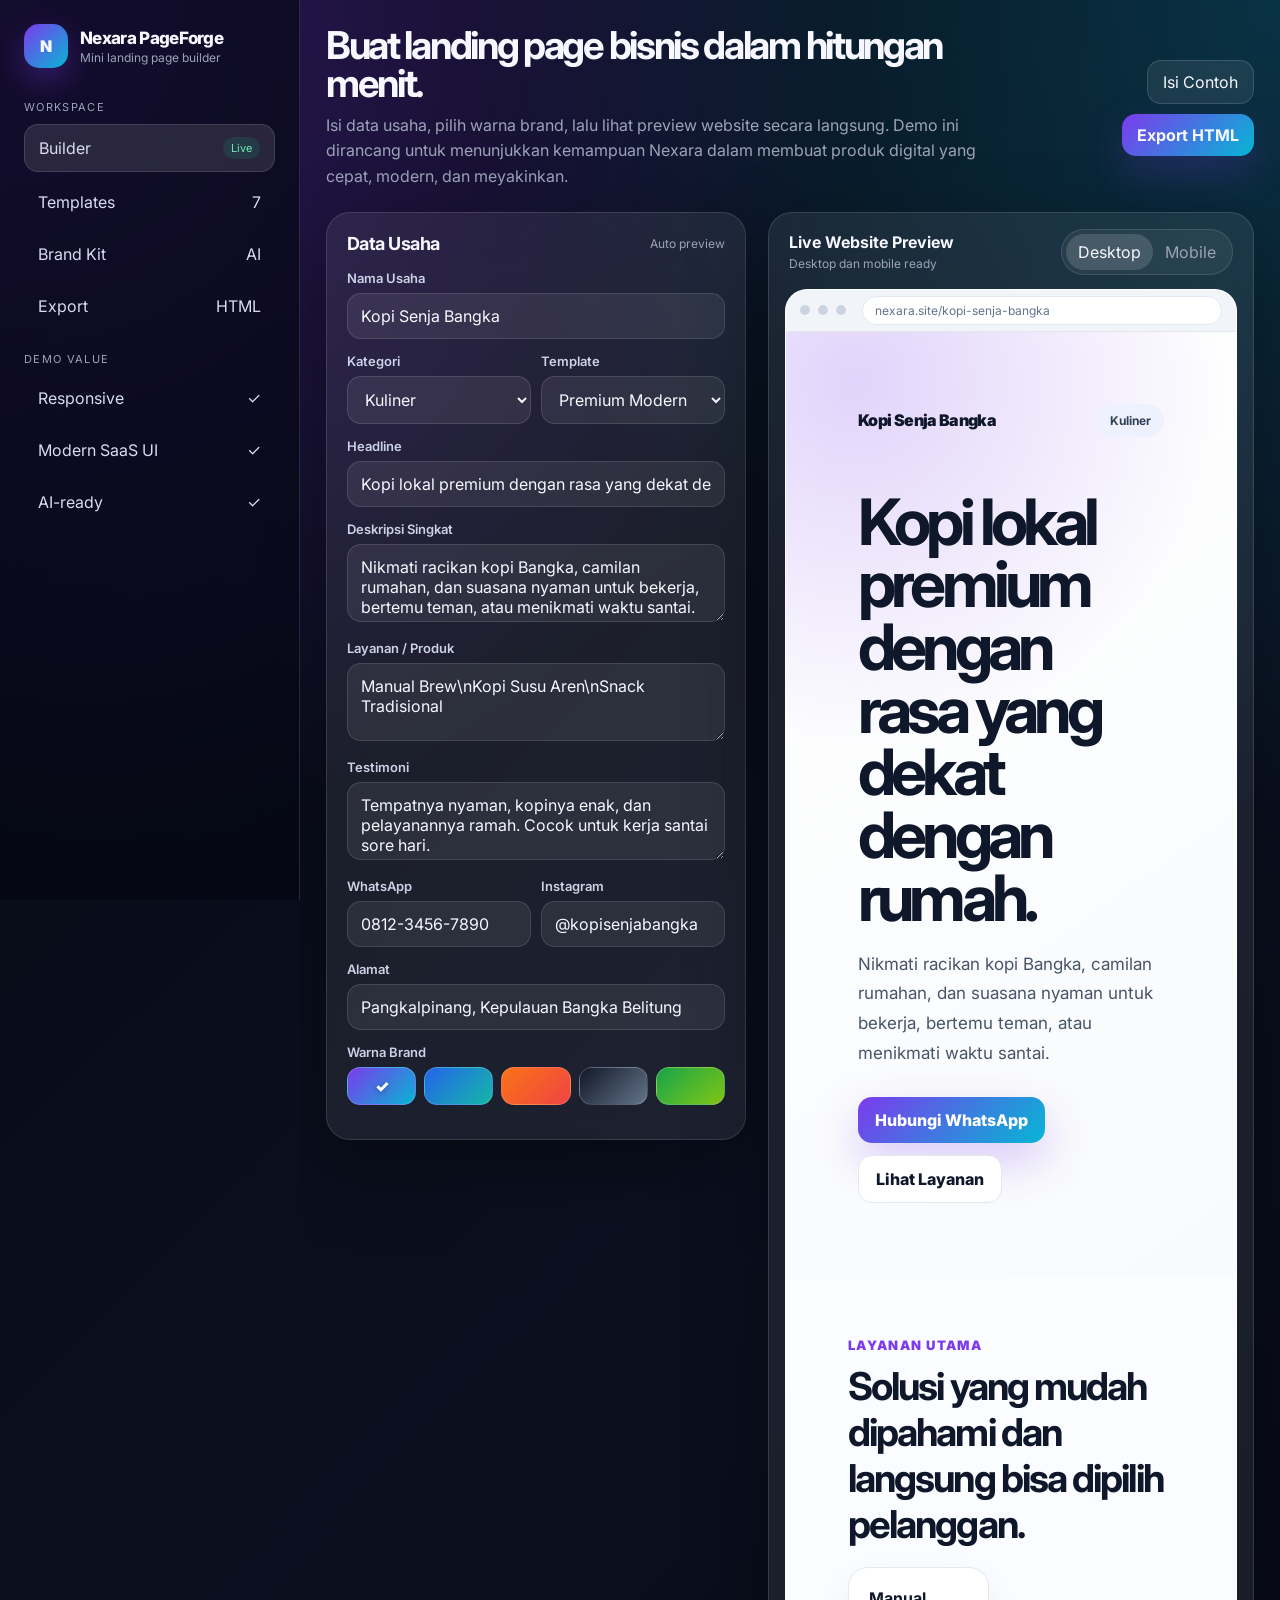
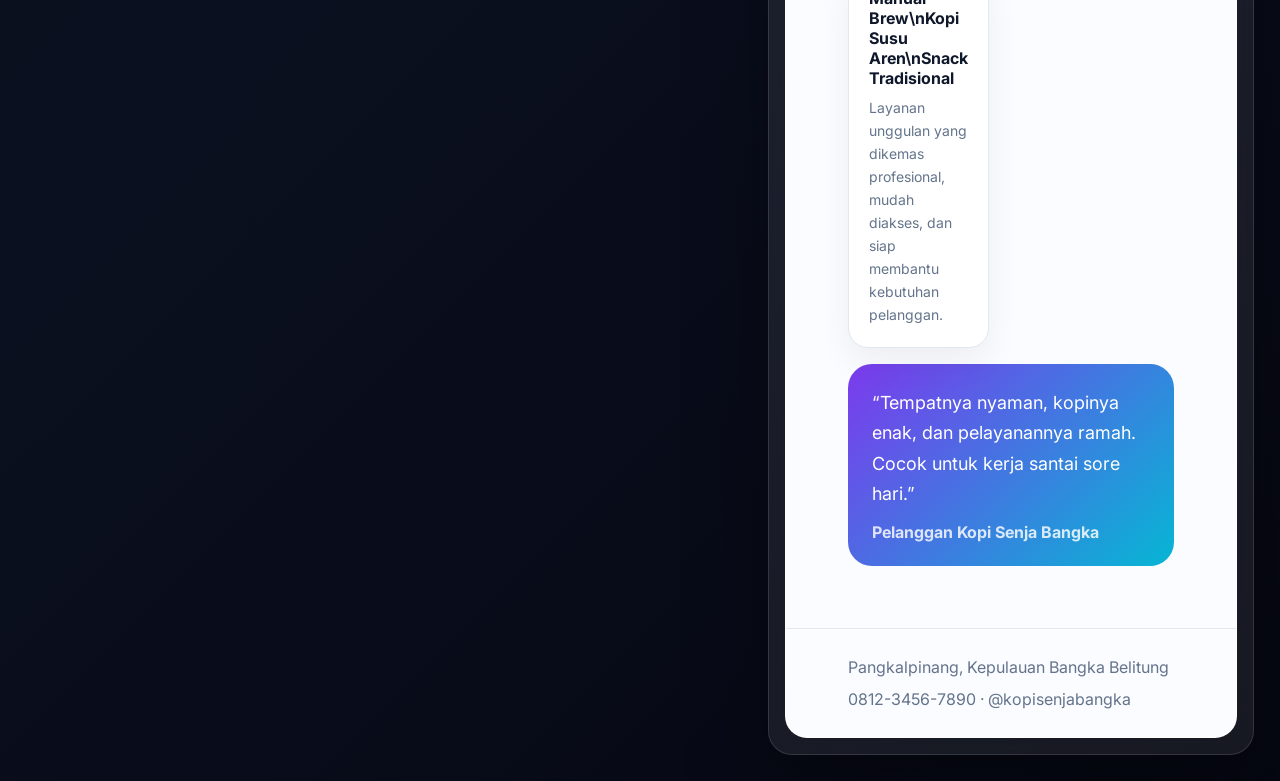
<file: demos/nexara-pageforge.html>
<!DOCTYPE html>
<html lang="id">
<head>
  <meta charset="UTF-8" />
  <meta name="viewport" content="width=device-width, initial-scale=1.0" />
  <title>Nexara PageForge | Mini Landing Page Builder</title>
  <link rel="preconnect" href="https://fonts.googleapis.com">
  <link rel="preconnect" href="https://fonts.gstatic.com" crossorigin>
  <link href="https://fonts.googleapis.com/css2?family=Inter:wght@400;500;600;700;800&display=swap" rel="stylesheet">
  <style>
    :root {
      --bg: #070914;
      --panel: rgba(255,255,255,.075);
      --panel-strong: rgba(255,255,255,.12);
      --text: #f7f8ff;
      --muted: #9ca3b8;
      --line: rgba(255,255,255,.12);
      --brand: #7c3aed;
      --brand2: #06b6d4;
      --success: #10b981;
      --danger: #ef4444;
      --shadow: 0 30px 80px rgba(0,0,0,.35);
      --radius: 24px;
    }

    * { box-sizing: border-box; }

    body {
      margin: 0;
      font-family: Inter, system-ui, -apple-system, BlinkMacSystemFont, "Segoe UI", sans-serif;
      color: var(--text);
      background:
        radial-gradient(circle at top left, rgba(124,58,237,.35), transparent 32%),
        radial-gradient(circle at top right, rgba(6,182,212,.22), transparent 30%),
        linear-gradient(135deg, #060711 0%, #0b1020 50%, #050711 100%);
      min-height: 100vh;
    }

    button, input, textarea, select { font: inherit; }

    .app {
      display: grid;
      grid-template-columns: 300px 1fr;
      min-height: 100vh;
    }

    .sidebar {
      border-right: 1px solid var(--line);
      background: rgba(4,7,18,.62);
      backdrop-filter: blur(22px);
      padding: 24px;
      position: sticky;
      top: 0;
      height: 100vh;
    }

    .brand-box {
      display: flex;
      align-items: center;
      gap: 12px;
      margin-bottom: 32px;
    }

    .logo {
      width: 44px;
      height: 44px;
      border-radius: 15px;
      background: linear-gradient(135deg, var(--brand), var(--brand2));
      box-shadow: 0 12px 32px rgba(124,58,237,.36);
      display: grid;
      place-items: center;
      font-weight: 900;
    }

    .brand-title { font-size: 17px; font-weight: 800; letter-spacing: -.04em; }
    .brand-sub { font-size: 12px; color: var(--muted); margin-top: 2px; }

    .nav-label {
      color: var(--muted);
      font-size: 11px;
      text-transform: uppercase;
      letter-spacing: .12em;
      margin: 24px 0 10px;
    }

    .nav-item {
      display: flex;
      align-items: center;
      justify-content: space-between;
      padding: 12px 14px;
      border-radius: 14px;
      color: #d8dcf0;
      margin-bottom: 8px;
      background: transparent;
    }

    .nav-item.active {
      background: rgba(255,255,255,.11);
      border: 1px solid rgba(255,255,255,.12);
    }

    .badge {
      font-size: 11px;
      padding: 4px 8px;
      border-radius: 999px;
      background: rgba(16,185,129,.14);
      color: #6ee7b7;
    }

    .main {
      padding: 26px;
      overflow: hidden;
    }

    .topbar {
      display: flex;
      justify-content: space-between;
      align-items: center;
      margin-bottom: 22px;
      gap: 16px;
    }

    .headline h1 {
      margin: 0;
      font-size: clamp(26px, 3vw, 44px);
      letter-spacing: -.06em;
      line-height: 1;
    }

    .headline p {
      margin: 10px 0 0;
      color: var(--muted);
      max-width: 680px;
      line-height: 1.6;
    }

    .actions { display: flex; gap: 10px; flex-wrap: wrap; justify-content: flex-end; }

    .btn {
      border: 1px solid rgba(255,255,255,.14);
      background: rgba(255,255,255,.08);
      color: var(--text);
      padding: 11px 15px;
      border-radius: 14px;
      cursor: pointer;
      transition: .2s ease;
    }

    .btn:hover { transform: translateY(-1px); background: rgba(255,255,255,.13); }

    .btn.primary {
      border: none;
      background: linear-gradient(135deg, var(--brand), var(--brand2));
      box-shadow: 0 16px 40px rgba(124,58,237,.24);
      font-weight: 700;
    }

    .workspace {
      display: grid;
      grid-template-columns: minmax(330px, 420px) 1fr;
      gap: 22px;
      align-items: start;
    }

    .panel {
      background: var(--panel);
      border: 1px solid var(--line);
      border-radius: var(--radius);
      box-shadow: var(--shadow);
      backdrop-filter: blur(24px);
    }

    .form-panel { padding: 20px; }

    .section-title {
      display: flex;
      justify-content: space-between;
      align-items: center;
      margin-bottom: 16px;
    }

    .section-title h2 { margin: 0; font-size: 18px; letter-spacing: -.03em; }
    .section-title span { color: var(--muted); font-size: 12px; }

    .field { margin-bottom: 14px; }
    .field label { display: block; color: #ccd2e7; font-size: 13px; margin-bottom: 7px; font-weight: 600; }

    .field input, .field textarea, .field select {
      width: 100%;
      color: var(--text);
      background: rgba(255,255,255,.075);
      border: 1px solid rgba(255,255,255,.12);
      border-radius: 14px;
      padding: 12px 13px;
      outline: none;
      transition: .18s ease;
    }

    .field textarea { min-height: 78px; resize: vertical; }
    .field input:focus, .field textarea:focus, .field select:focus { border-color: rgba(124,58,237,.7); box-shadow: 0 0 0 4px rgba(124,58,237,.12); }
    option { background: #0b1020; }

    .grid-2 { display: grid; grid-template-columns: 1fr 1fr; gap: 10px; }

    .color-row {
      display: grid;
      grid-template-columns: repeat(5, 1fr);
      gap: 8px;
    }

    .color-dot {
      height: 38px;
      border-radius: 13px;
      border: 1px solid rgba(255,255,255,.18);
      cursor: pointer;
      position: relative;
    }

    .color-dot.active::after {
      content: "✓";
      position: absolute;
      inset: 0;
      display: grid;
      place-items: center;
      font-weight: 900;
      color: white;
      text-shadow: 0 1px 6px rgba(0,0,0,.4);
    }

    .preview-wrap { padding: 16px; }

    .preview-toolbar {
      display: flex;
      align-items: center;
      justify-content: space-between;
      padding: 0 4px 14px;
      gap: 12px;
    }

    .device-switch {
      display: flex;
      padding: 4px;
      border: 1px solid rgba(255,255,255,.12);
      border-radius: 999px;
      background: rgba(255,255,255,.06);
    }

    .device-switch button {
      border: 0;
      background: transparent;
      color: var(--muted);
      border-radius: 999px;
      padding: 8px 12px;
      cursor: pointer;
    }

    .device-switch button.active { background: rgba(255,255,255,.14); color: var(--text); }

    .browser {
      overflow: hidden;
      border-radius: 22px;
      border: 1px solid rgba(255,255,255,.12);
      background: #ffffff;
      color: #111827;
      transition: .25s ease;
      margin: 0 auto;
    }

    .browser.mobile { max-width: 390px; }

    .browser-bar {
      height: 42px;
      background: #f1f5f9;
      border-bottom: 1px solid #e5e7eb;
      display: flex;
      align-items: center;
      padding: 0 14px;
      gap: 8px;
    }

    .dot { width: 10px; height: 10px; border-radius: 999px; background: #cbd5e1; }
    .url { margin-left: 8px; font-size: 12px; color: #64748b; background: white; border: 1px solid #e2e8f0; padding: 6px 12px; border-radius: 999px; flex: 1; }

    .site {
      --site-brand: var(--brand);
      --site-brand2: var(--brand2);
      background: #fbfcff;
    }

    .site-hero {
      padding: clamp(34px, 6vw, 72px);
      background:
        radial-gradient(circle at 15% 5%, color-mix(in srgb, var(--site-brand) 22%, transparent), transparent 38%),
        linear-gradient(145deg, #ffffff, #f8fafc);
    }

    .site-nav { display: flex; justify-content: space-between; align-items: center; margin-bottom: 54px; }
    .site-logo { font-weight: 900; letter-spacing: -.04em; color: #0f172a; }
    .site-pill { padding: 9px 13px; border-radius: 999px; background: #eef2ff; color: #334155; font-size: 12px; font-weight: 700; }

    .site-hero h1 {
      margin: 0;
      font-size: clamp(34px, 5vw, 68px);
      line-height: .98;
      letter-spacing: -.075em;
      max-width: 720px;
      color: #0f172a;
    }

    .site-hero p { color: #475569; font-size: 17px; line-height: 1.75; max-width: 660px; margin: 20px 0 28px; }

    .site-actions { display: flex; gap: 12px; flex-wrap: wrap; }
    .site-btn { padding: 13px 17px; border-radius: 14px; border: 1px solid #e2e8f0; color: #0f172a; background: white; font-weight: 800; text-decoration: none; }
    .site-btn.main { background: linear-gradient(135deg, var(--site-brand), var(--site-brand2)); color: white; border: none; box-shadow: 0 18px 44px color-mix(in srgb, var(--site-brand) 26%, transparent); }

    .site-content { padding: clamp(28px, 5vw, 62px); }
    .mini-title { color: var(--site-brand); font-weight: 900; font-size: 13px; letter-spacing: .1em; text-transform: uppercase; margin-bottom: 10px; }
    .site-content h2 { color: #0f172a; font-size: clamp(25px, 3vw, 40px); letter-spacing: -.05em; margin: 0 0 20px; }

    .cards { display: grid; grid-template-columns: repeat(3, 1fr); gap: 14px; }
    .site-card { border: 1px solid #e2e8f0; border-radius: 20px; padding: 20px; background: white; box-shadow: 0 14px 34px rgba(15,23,42,.06); }
    .site-card strong { display: block; color: #0f172a; margin-bottom: 8px; }
    .site-card p { color: #64748b; line-height: 1.65; margin: 0; font-size: 14px; }

    .testimonial { margin-top: 16px; border-radius: 24px; padding: 24px; color: white; background: linear-gradient(135deg, var(--site-brand), var(--site-brand2)); }
    .testimonial p { font-size: 18px; line-height: 1.7; margin: 0 0 12px; }
    .testimonial span { opacity: .82; font-weight: 700; }

    .site-footer { padding: 28px 62px; border-top: 1px solid #e2e8f0; color: #64748b; display: flex; justify-content: space-between; gap: 12px; flex-wrap: wrap; }

    .toast {
      position: fixed;
      right: 24px;
      bottom: 24px;
      background: rgba(15,23,42,.88);
      border: 1px solid rgba(255,255,255,.12);
      color: white;
      padding: 13px 16px;
      border-radius: 16px;
      box-shadow: var(--shadow);
      opacity: 0;
      transform: translateY(10px);
      pointer-events: none;
      transition: .25s ease;
    }

    .toast.show { opacity: 1; transform: translateY(0); }

    @media (max-width: 1120px) {
      .app { grid-template-columns: 1fr; }
      .sidebar { position: static; height: auto; }
      .workspace { grid-template-columns: 1fr; }
    }

    @media (max-width: 720px) {
      .main { padding: 16px; }
      .topbar { align-items: flex-start; flex-direction: column; }
      .actions { justify-content: flex-start; }
      .grid-2, .cards { grid-template-columns: 1fr; }
      .site-footer { padding: 24px; }
      .site-nav { margin-bottom: 32px; }
    }
  </style>
</head>
<body>
  <div class="app">
    <aside class="sidebar">
      <div class="brand-box">
        <div class="logo">N</div>
        <div>
          <div class="brand-title">Nexara PageForge</div>
          <div class="brand-sub">Mini landing page builder</div>
        </div>
      </div>

      <div class="nav-label">Workspace</div>
      <div class="nav-item active"><span>Builder</span><span class="badge">Live</span></div>
      <div class="nav-item"><span>Templates</span><span>7</span></div>
      <div class="nav-item"><span>Brand Kit</span><span>AI</span></div>
      <div class="nav-item"><span>Export</span><span>HTML</span></div>

      <div class="nav-label">Demo Value</div>
      <div class="nav-item"><span>Responsive</span><span>✓</span></div>
      <div class="nav-item"><span>Modern SaaS UI</span><span>✓</span></div>
      <div class="nav-item"><span>AI-ready</span><span>✓</span></div>
    </aside>

    <main class="main">
      <div class="topbar">
        <div class="headline">
          <h1>Buat landing page bisnis dalam hitungan menit.</h1>
          <p>Isi data usaha, pilih warna brand, lalu lihat preview website secara langsung. Demo ini dirancang untuk menunjukkan kemampuan Nexara dalam membuat produk digital yang cepat, modern, dan meyakinkan.</p>
        </div>
        <div class="actions">
          <button class="btn" onclick="fillSample()">Isi Contoh</button>
          <button class="btn primary" onclick="exportHTML()">Export HTML</button>
        </div>
      </div>

      <section class="workspace">
        <div class="panel form-panel">
          <div class="section-title">
            <h2>Data Usaha</h2>
            <span>Auto preview</span>
          </div>

          <div class="field">
            <label>Nama Usaha</label>
            <input id="businessName" value="Kopi Senja Bangka" oninput="render()" />
          </div>

          <div class="grid-2">
            <div class="field">
              <label>Kategori</label>
              <select id="category" onchange="render()">
                <option>Kuliner</option>
                <option>Jasa Profesional</option>
                <option>Travel</option>
                <option>Klinik</option>
                <option>Produk Digital</option>
                <option>Event Organizer</option>
              </select>
            </div>
            <div class="field">
              <label>Template</label>
              <select id="template" onchange="render()">
                <option>Premium Modern</option>
                <option>Minimal Clean</option>
                <option>Bold Startup</option>
              </select>
            </div>
          </div>

          <div class="field">
            <label>Headline</label>
            <input id="headline" value="Kopi lokal premium dengan rasa yang dekat dengan rumah." oninput="render()" />
          </div>

          <div class="field">
            <label>Deskripsi Singkat</label>
            <textarea id="description" oninput="render()">Nikmati racikan kopi Bangka, camilan rumahan, dan suasana nyaman untuk bekerja, bertemu teman, atau menikmati waktu santai.</textarea>
          </div>

          <div class="field">
            <label>Layanan / Produk</label>
            <textarea id="services" oninput="render()">Manual Brew\nKopi Susu Aren\nSnack Tradisional</textarea>
          </div>

          <div class="field">
            <label>Testimoni</label>
            <textarea id="testimonial" oninput="render()">Tempatnya nyaman, kopinya enak, dan pelayanannya ramah. Cocok untuk kerja santai sore hari.</textarea>
          </div>

          <div class="grid-2">
            <div class="field">
              <label>WhatsApp</label>
              <input id="whatsapp" value="0812-3456-7890" oninput="render()" />
            </div>
            <div class="field">
              <label>Instagram</label>
              <input id="instagram" value="@kopisenjabangka" oninput="render()" />
            </div>
          </div>

          <div class="field">
            <label>Alamat</label>
            <input id="address" value="Pangkalpinang, Kepulauan Bangka Belitung" oninput="render()" />
          </div>

          <div class="field">
            <label>Warna Brand</label>
            <div class="color-row" id="colors"></div>
          </div>
        </div>

        <div class="panel preview-wrap">
          <div class="preview-toolbar">
            <div>
              <strong>Live Website Preview</strong><br>
              <span style="color: var(--muted); font-size: 12px;">Desktop dan mobile ready</span>
            </div>
            <div class="device-switch">
              <button id="desktopBtn" class="active" onclick="setDevice('desktop')">Desktop</button>
              <button id="mobileBtn" onclick="setDevice('mobile')">Mobile</button>
            </div>
          </div>
          <div class="browser" id="browser">
            <div class="browser-bar">
              <div class="dot"></div><div class="dot"></div><div class="dot"></div>
              <div class="url" id="urlText">nexara.site/kopi-senja-bangka</div>
            </div>
            <div id="preview"></div>
          </div>
        </div>
      </section>
    </main>
  </div>

  <div class="toast" id="toast">HTML berhasil dibuat.</div>

  <script>
    const palettes = [
      ['#7c3aed', '#06b6d4'],
      ['#2563eb', '#14b8a6'],
      ['#f97316', '#ef4444'],
      ['#111827', '#64748b'],
      ['#16a34a', '#84cc16']
    ];

    let selectedPalette = palettes[0];
    let device = 'desktop';

    function escapeHTML(str) {
      return String(str || '').replace(/[&<>'"]/g, tag => ({
        '&': '&amp;', '<': '&lt;', '>': '&gt;', "'": '&#39;', '"': '&quot;'
      }[tag]));
    }

    function slugify(text) {
      return String(text || 'landing-page')
        .toLowerCase()
        .replace(/[^a-z0-9\s-]/g, '')
        .trim()
        .replace(/\s+/g, '-')
        .slice(0, 42) || 'landing-page';
    }

    function getValue(id) { return document.getElementById(id).value; }

    function renderColors() {
      const root = document.getElementById('colors');
      root.innerHTML = palettes.map((p, i) => `
        <button class="color-dot ${p === selectedPalette ? 'active' : ''}" style="background: linear-gradient(135deg, ${p[0]}, ${p[1]});" onclick="selectPalette(${i})" aria-label="Pilih warna ${i + 1}"></button>
      `).join('');
    }

    function selectPalette(index) {
      selectedPalette = palettes[index];
      document.documentElement.style.setProperty('--brand', selectedPalette[0]);
      document.documentElement.style.setProperty('--brand2', selectedPalette[1]);
      renderColors();
      render();
    }

    function servicesHTML() {
      return getValue('services').split('\n').filter(Boolean).slice(0, 6).map(item => `
        <div class="site-card">
          <strong>${escapeHTML(item)}</strong>
          <p>Layanan unggulan yang dikemas profesional, mudah diakses, dan siap membantu kebutuhan pelanggan.</p>
        </div>
      `).join('');
    }

    function landingHTML() {
      const business = escapeHTML(getValue('businessName'));
      const headline = escapeHTML(getValue('headline'));
      const description = escapeHTML(getValue('description'));
      const category = escapeHTML(getValue('category'));
      const testimonial = escapeHTML(getValue('testimonial'));
      const wa = escapeHTML(getValue('whatsapp'));
      const ig = escapeHTML(getValue('instagram'));
      const address = escapeHTML(getValue('address'));

      return `
        <div class="site" style="--site-brand:${selectedPalette[0]}; --site-brand2:${selectedPalette[1]};">
          <section class="site-hero">
            <div class="site-nav">
              <div class="site-logo">${business}</div>
              <div class="site-pill">${category}</div>
            </div>
            <h1>${headline}</h1>
            <p>${description}</p>
            <div class="site-actions">
              <a class="site-btn main" href="https://wa.me/${wa.replace(/[^0-9]/g, '')}">Hubungi WhatsApp</a>
              <a class="site-btn" href="#layanan">Lihat Layanan</a>
            </div>
          </section>
          <section class="site-content" id="layanan">
            <div class="mini-title">Layanan Utama</div>
            <h2>Solusi yang mudah dipahami dan langsung bisa dipilih pelanggan.</h2>
            <div class="cards">${servicesHTML()}</div>
            <div class="testimonial">
              <p>“${testimonial}”</p>
              <span>Pelanggan ${business}</span>
            </div>
          </section>
          <footer class="site-footer">
            <div>${address}</div>
            <div>${wa} · ${ig}</div>
          </footer>
        </div>
      `;
    }

    function render() {
      document.getElementById('preview').innerHTML = landingHTML();
      document.getElementById('urlText').textContent = 'nexara.site/' + slugify(getValue('businessName'));
    }

    function setDevice(type) {
      device = type;
      document.getElementById('browser').classList.toggle('mobile', type === 'mobile');
      document.getElementById('desktopBtn').classList.toggle('active', type === 'desktop');
      document.getElementById('mobileBtn').classList.toggle('active', type === 'mobile');
    }

    function fillSample() {
      document.getElementById('businessName').value = 'Nusantara Travel Care';
      document.getElementById('category').value = 'Travel';
      document.getElementById('headline').value = 'Paket perjalanan keluarga yang nyaman, rapi, dan terarah.';
      document.getElementById('description').value = 'Kami membantu merancang perjalanan keluarga, instansi, dan komunitas dengan itinerary jelas, pendampingan ramah, serta dokumentasi perjalanan yang tertata.';
      document.getElementById('services').value = 'Paket Wisata Keluarga\nPerjalanan Instansi\nCustom Itinerary';
      document.getElementById('testimonial').value = 'Perjalanannya teratur, komunikasinya jelas, dan keluarga kami merasa sangat terbantu sejak awal sampai pulang.';
      document.getElementById('whatsapp').value = '0813-9988-7766';
      document.getElementById('instagram').value = '@nusantaratravelcare';
      document.getElementById('address').value = 'Indonesia';
      selectPalette(1);
      render();
      showToast('Data contoh berhasil dimasukkan.');
    }

    function exportHTML() {
      const full = `<!DOCTYPE html><html lang="id"><head><meta charset="UTF-8"><meta name="viewport" content="width=device-width, initial-scale=1.0"><title>${escapeHTML(getValue('businessName'))}</title><style>${document.querySelector('style').innerHTML}</style></head><body>${landingHTML()}</body></html>`;
      const blob = new Blob([full], { type: 'text/html' });
      const url = URL.createObjectURL(blob);
      const a = document.createElement('a');
      a.href = url;
      a.download = slugify(getValue('businessName')) + '.html';
      document.body.appendChild(a);
      a.click();
      a.remove();
      URL.revokeObjectURL(url);
      showToast('File HTML landing page berhasil dibuat.');
    }

    function showToast(text) {
      const toast = document.getElementById('toast');
      toast.textContent = text;
      toast.classList.add('show');
      setTimeout(() => toast.classList.remove('show'), 2200);
    }

    renderColors();
    render();
  </script>
</body>
</html>
</file>
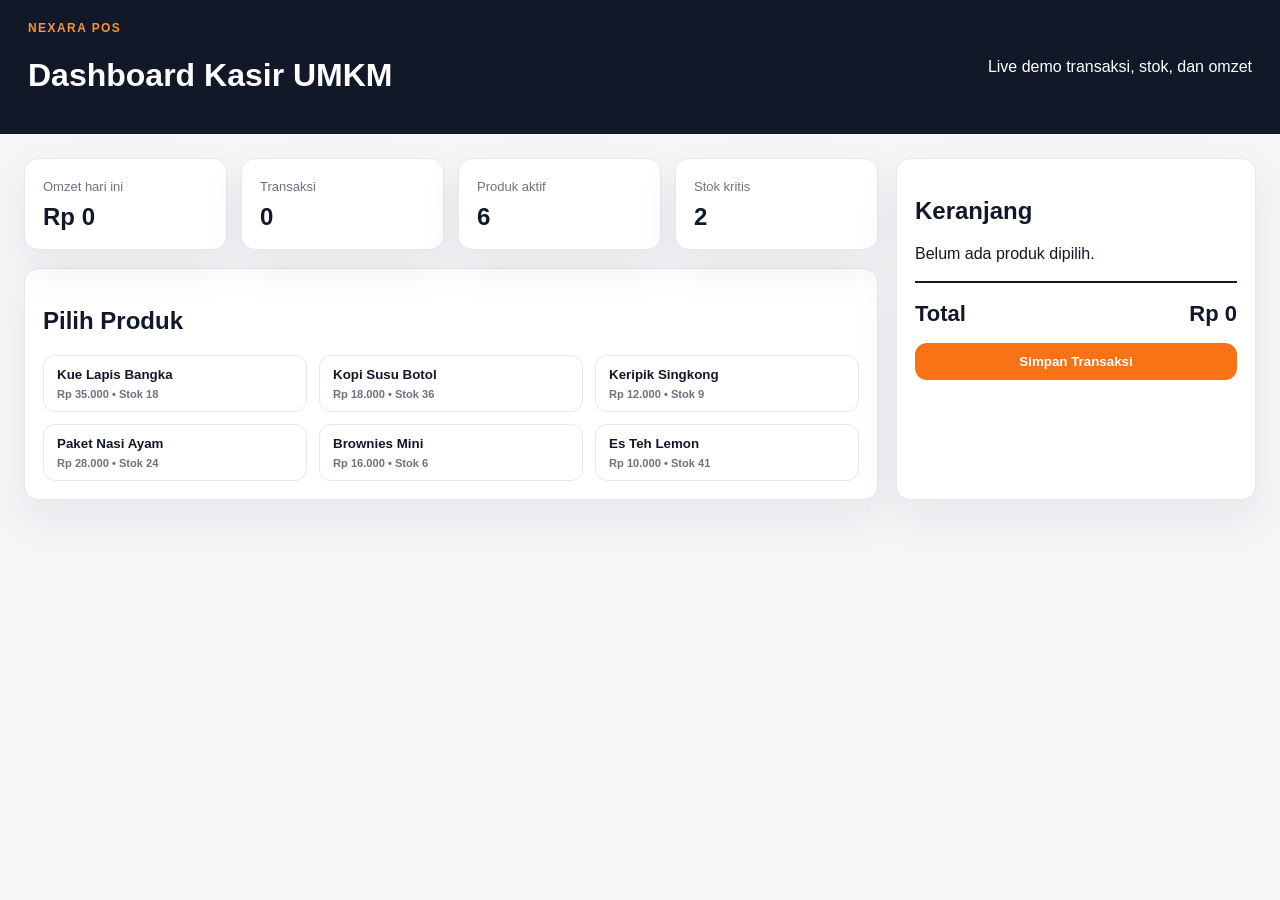
<file: demos/pos-umkm-demo.html>
<!doctype html>
<html lang="id">
<head>
  <meta charset="utf-8">
  <meta name="viewport" content="width=device-width, initial-scale=1">
  <title>Demo Dashboard Kasir UMKM - Nexara</title>
  <style>
    * { box-sizing: border-box; }
    body { margin: 0; font-family: Inter, Arial, sans-serif; background: #f5f6f8; color: #111827; }
    header { display: flex; justify-content: space-between; align-items: center; padding: 18px 28px; background: #111827; color: #fff; }
    header strong { color: #fb923c; letter-spacing: .12em; font-size: 12px; }
    main { display: grid; grid-template-columns: 1fr 360px; gap: 18px; padding: 24px; }
    .card { border: 1px solid #e5e7eb; border-radius: 14px; background: #fff; padding: 18px; box-shadow: 0 18px 45px rgba(15,23,42,.07); }
    .metrics { display: grid; grid-template-columns: repeat(4, 1fr); gap: 14px; margin-bottom: 18px; }
    .metric span { color: #6b7280; font-size: 13px; }
    .metric b { display: block; margin-top: 8px; font-size: 24px; }
    .products { display: grid; grid-template-columns: repeat(3, 1fr); gap: 12px; }
    button { border: 0; border-radius: 12px; background: #111827; color: #fff; padding: 11px 13px; font-weight: 700; cursor: pointer; }
    .product { text-align: left; border: 1px solid #e5e7eb; background: #fff; color: #111827; }
    .product small { display: block; color: #6b7280; margin-top: 6px; }
    .cart-item { display: flex; justify-content: space-between; gap: 10px; border-bottom: 1px solid #eee; padding: 12px 0; }
    .total { display: flex; justify-content: space-between; margin-top: 18px; padding-top: 18px; border-top: 2px solid #111827; font-size: 22px; font-weight: 800; }
    .checkout { width: 100%; margin-top: 16px; background: #f97316; }
    @media (max-width: 900px) { main, .metrics { grid-template-columns: 1fr; } .products { grid-template-columns: 1fr 1fr; } }
  </style>
</head>
<body>
  <header>
    <div><strong>NEXARA POS</strong><h1>Dashboard Kasir UMKM</h1></div>
    <p>Live demo transaksi, stok, dan omzet</p>
  </header>
  <main>
    <section>
      <div class="metrics">
        <div class="card metric"><span>Omzet hari ini</span><b id="omzet">Rp0</b></div>
        <div class="card metric"><span>Transaksi</span><b id="trx">0</b></div>
        <div class="card metric"><span>Produk aktif</span><b>6</b></div>
        <div class="card metric"><span>Stok kritis</span><b id="low">0</b></div>
      </div>
      <div class="card">
        <h2>Pilih Produk</h2>
        <div class="products" id="products"></div>
      </div>
    </section>
    <aside class="card">
      <h2>Keranjang</h2>
      <div id="cart"></div>
      <div class="total"><span>Total</span><span id="total">Rp0</span></div>
      <button class="checkout" onclick="checkout()">Simpan Transaksi</button>
    </aside>
  </main>
  <script>
    const format = (n) => new Intl.NumberFormat('id-ID', { style: 'currency', currency: 'IDR', maximumFractionDigits: 0 }).format(n);
    const products = [
      ['Kue Lapis Bangka', 35000, 18], ['Kopi Susu Botol', 18000, 36], ['Keripik Singkong', 12000, 9],
      ['Paket Nasi Ayam', 28000, 24], ['Brownies Mini', 16000, 6], ['Es Teh Lemon', 10000, 41]
    ];
    let cart = [], trx = 0, omzet = 0;
    function render() {
      document.getElementById('products').innerHTML = products.map((p, i) => `<button class="product" onclick="add(${i})"><b>${p[0]}</b><small>${format(p[1])} • Stok ${p[2]}</small></button>`).join('');
      document.getElementById('cart').innerHTML = cart.length ? cart.map((item) => `<div class="cart-item"><span>${item.name} x${item.qty}</span><b>${format(item.price * item.qty)}</b></div>`).join('') : '<p>Belum ada produk dipilih.</p>';
      const total = cart.reduce((s, item) => s + item.price * item.qty, 0);
      document.getElementById('total').textContent = format(total);
      document.getElementById('trx').textContent = trx;
      document.getElementById('omzet').textContent = format(omzet);
      document.getElementById('low').textContent = products.filter(p => p[2] <= 10).length;
    }
    function add(i) {
      if (products[i][2] <= 0) return;
      const found = cart.find(item => item.index === i);
      found ? found.qty++ : cart.push({ index: i, name: products[i][0], price: products[i][1], qty: 1 });
      products[i][2]--;
      render();
    }
    function checkout() {
      const total = cart.reduce((s, item) => s + item.price * item.qty, 0);
      if (!total) return;
      trx++;
      omzet += total;
      cart = [];
      render();
    }
    render();
  </script>
</body>
</html>
</file>
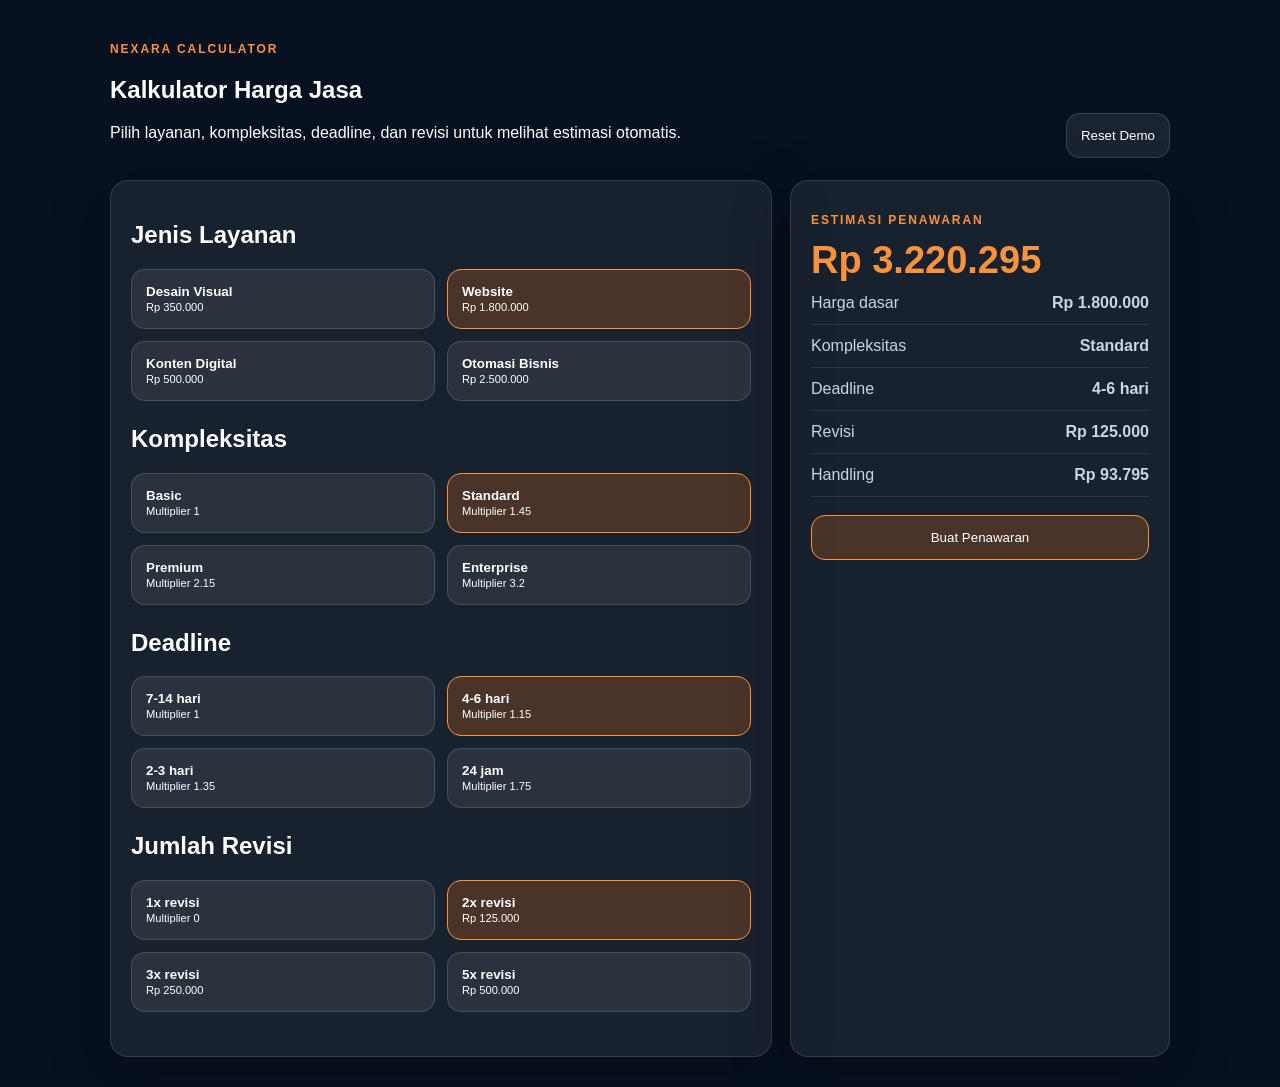
<file: demos/service-price-calculator-demo.html>
<!doctype html>
<html lang="id">
<head>
  <meta charset="utf-8">
  <meta name="viewport" content="width=device-width, initial-scale=1">
  <title>Demo Kalkulator Harga Jasa - Nexara</title>
  <style>
    * { box-sizing: border-box; }
    body { margin: 0; font-family: Inter, Arial, sans-serif; background: #07111f; color: #fff; }
    main { max-width: 1120px; margin: auto; padding: 30px; }
    .hero { display: flex; justify-content: space-between; gap: 24px; align-items: end; margin-bottom: 22px; }
    .eyebrow { color: #fb923c; font-size: 12px; font-weight: 900; letter-spacing: .16em; }
    .grid { display: grid; grid-template-columns: 1fr 380px; gap: 18px; }
    .card { border: 1px solid rgba(255,255,255,.12); border-radius: 18px; background: rgba(255,255,255,.07); padding: 20px; box-shadow: 0 18px 60px rgba(0,0,0,.25); }
    .options { display: grid; grid-template-columns: repeat(2, 1fr); gap: 12px; margin: 14px 0 24px; }
    button { border: 1px solid rgba(255,255,255,.14); border-radius: 14px; background: rgba(255,255,255,.08); color: #fff; padding: 14px; text-align: left; cursor: pointer; }
    button.active { border-color: #fb923c; background: rgba(249,115,22,.22); }
    .summary { position: sticky; top: 20px; }
    .price { color: #fb923c; font-size: 38px; font-weight: 900; }
    .row { display: flex; justify-content: space-between; border-bottom: 1px solid rgba(255,255,255,.1); padding: 12px 0; color: #cbd5e1; }
    @media (max-width: 860px) { .grid, .hero { grid-template-columns: 1fr; display: grid; } .options { grid-template-columns: 1fr; } }
  </style>
</head>
<body>
  <main>
    <section class="hero">
      <div><p class="eyebrow">NEXARA CALCULATOR</p><h1>Kalkulator Harga Jasa</h1><p>Pilih layanan, kompleksitas, deadline, dan revisi untuk melihat estimasi otomatis.</p></div>
      <button onclick="resetDemo()">Reset Demo</button>
    </section>
    <section class="grid">
      <div class="card">
        <h2>Jenis Layanan</h2><div class="options" id="services"></div>
        <h2>Kompleksitas</h2><div class="options" id="levels"></div>
        <h2>Deadline</h2><div class="options" id="deadlines"></div>
        <h2>Jumlah Revisi</h2><div class="options" id="revisions"></div>
      </div>
      <aside class="card summary">
        <p class="eyebrow">ESTIMASI PENAWARAN</p>
        <div class="price" id="total"></div>
        <div id="breakdown"></div>
        <button class="active" style="width:100%; text-align:center; margin-top:18px;">Buat Penawaran</button>
      </aside>
    </section>
  </main>
  <script>
    const rupiah = n => new Intl.NumberFormat('id-ID', { style: 'currency', currency: 'IDR', maximumFractionDigits: 0 }).format(n);
    const services = [['Desain Visual', 350000], ['Website', 1800000], ['Konten Digital', 500000], ['Otomasi Bisnis', 2500000]];
    const levels = [['Basic', 1], ['Standard', 1.45], ['Premium', 2.15], ['Enterprise', 3.2]];
    const deadlines = [['7-14 hari', 1], ['4-6 hari', 1.15], ['2-3 hari', 1.35], ['24 jam', 1.75]];
    const revisions = [['1x revisi', 0], ['2x revisi', 125000], ['3x revisi', 250000], ['5x revisi', 500000]];
    let state = { service: 1, level: 1, deadline: 1, revision: 1 };
    function group(id, data, key) {
      document.getElementById(id).innerHTML = data.map((item, i) => `<button class="${state[key] === i ? 'active' : ''}" onclick="state.${key}=${i};render()"><b>${item[0]}</b><br><small>${typeof item[1] === 'number' && item[1] > 10000 ? rupiah(item[1]) : 'Multiplier ' + item[1]}</small></button>`).join('');
    }
    function render() {
      group('services', services, 'service'); group('levels', levels, 'level'); group('deadlines', deadlines, 'deadline'); group('revisions', revisions, 'revision');
      const base = services[state.service][1], level = levels[state.level][1], deadline = deadlines[state.deadline][1], revision = revisions[state.revision][1];
      const subtotal = Math.round(base * level * deadline + revision), fee = Math.round(subtotal * .03), total = subtotal + fee;
      document.getElementById('total').textContent = rupiah(total);
      document.getElementById('breakdown').innerHTML = `<div class="row"><span>Harga dasar</span><b>${rupiah(base)}</b></div><div class="row"><span>Kompleksitas</span><b>${levels[state.level][0]}</b></div><div class="row"><span>Deadline</span><b>${deadlines[state.deadline][0]}</b></div><div class="row"><span>Revisi</span><b>${rupiah(revision)}</b></div><div class="row"><span>Handling</span><b>${rupiah(fee)}</b></div>`;
    }
    function resetDemo() { state = { service: 1, level: 1, deadline: 1, revision: 1 }; render(); }
    render();
  </script>
</body>
</html>
</file>
<file: assets/index-DoEEyMFG.css>
*,:before,:after{--tw-border-spacing-x: 0;--tw-border-spacing-y: 0;--tw-translate-x: 0;--tw-translate-y: 0;--tw-rotate: 0;--tw-skew-x: 0;--tw-skew-y: 0;--tw-scale-x: 1;--tw-scale-y: 1;--tw-pan-x: ;--tw-pan-y: ;--tw-pinch-zoom: ;--tw-scroll-snap-strictness: proximity;--tw-gradient-from-position: ;--tw-gradient-via-position: ;--tw-gradient-to-position: ;--tw-ordinal: ;--tw-slashed-zero: ;--tw-numeric-figure: ;--tw-numeric-spacing: ;--tw-numeric-fraction: ;--tw-ring-inset: ;--tw-ring-offset-width: 0px;--tw-ring-offset-color: #fff;--tw-ring-color: rgb(59 130 246 / .5);--tw-ring-offset-shadow: 0 0 #0000;--tw-ring-shadow: 0 0 #0000;--tw-shadow: 0 0 #0000;--tw-shadow-colored: 0 0 #0000;--tw-blur: ;--tw-brightness: ;--tw-contrast: ;--tw-grayscale: ;--tw-hue-rotate: ;--tw-invert: ;--tw-saturate: ;--tw-sepia: ;--tw-drop-shadow: ;--tw-backdrop-blur: ;--tw-backdrop-brightness: ;--tw-backdrop-contrast: ;--tw-backdrop-grayscale: ;--tw-backdrop-hue-rotate: ;--tw-backdrop-invert: ;--tw-backdrop-opacity: ;--tw-backdrop-saturate: ;--tw-backdrop-sepia: ;--tw-contain-size: ;--tw-contain-layout: ;--tw-contain-paint: ;--tw-contain-style: }::backdrop{--tw-border-spacing-x: 0;--tw-border-spacing-y: 0;--tw-translate-x: 0;--tw-translate-y: 0;--tw-rotate: 0;--tw-skew-x: 0;--tw-skew-y: 0;--tw-scale-x: 1;--tw-scale-y: 1;--tw-pan-x: ;--tw-pan-y: ;--tw-pinch-zoom: ;--tw-scroll-snap-strictness: proximity;--tw-gradient-from-position: ;--tw-gradient-via-position: ;--tw-gradient-to-position: ;--tw-ordinal: ;--tw-slashed-zero: ;--tw-numeric-figure: ;--tw-numeric-spacing: ;--tw-numeric-fraction: ;--tw-ring-inset: ;--tw-ring-offset-width: 0px;--tw-ring-offset-color: #fff;--tw-ring-color: rgb(59 130 246 / .5);--tw-ring-offset-shadow: 0 0 #0000;--tw-ring-shadow: 0 0 #0000;--tw-shadow: 0 0 #0000;--tw-shadow-colored: 0 0 #0000;--tw-blur: ;--tw-brightness: ;--tw-contrast: ;--tw-grayscale: ;--tw-hue-rotate: ;--tw-invert: ;--tw-saturate: ;--tw-sepia: ;--tw-drop-shadow: ;--tw-backdrop-blur: ;--tw-backdrop-brightness: ;--tw-backdrop-contrast: ;--tw-backdrop-grayscale: ;--tw-backdrop-hue-rotate: ;--tw-backdrop-invert: ;--tw-backdrop-opacity: ;--tw-backdrop-saturate: ;--tw-backdrop-sepia: ;--tw-contain-size: ;--tw-contain-layout: ;--tw-contain-paint: ;--tw-contain-style: }*,:before,:after{box-sizing:border-box;border-width:0;border-style:solid;border-color:#e5e7eb}:before,:after{--tw-content: ""}html,:host{line-height:1.5;-webkit-text-size-adjust:100%;-moz-tab-size:4;-o-tab-size:4;tab-size:4;font-family:ui-sans-serif,system-ui,sans-serif,"Apple Color Emoji","Segoe UI Emoji",Segoe UI Symbol,"Noto Color Emoji";font-feature-settings:normal;font-variation-settings:normal;-webkit-tap-highlight-color:transparent}body{margin:0;line-height:inherit}hr{height:0;color:inherit;border-top-width:1px}abbr:where([title]){-webkit-text-decoration:underline dotted;text-decoration:underline dotted}h1,h2,h3,h4,h5,h6{font-size:inherit;font-weight:inherit}a{color:inherit;text-decoration:inherit}b,strong{font-weight:bolder}code,kbd,samp,pre{font-family:ui-monospace,SFMono-Regular,Menlo,Monaco,Consolas,Liberation Mono,Courier New,monospace;font-feature-settings:normal;font-variation-settings:normal;font-size:1em}small{font-size:80%}sub,sup{font-size:75%;line-height:0;position:relative;vertical-align:baseline}sub{bottom:-.25em}sup{top:-.5em}table{text-indent:0;border-color:inherit;border-collapse:collapse}button,input,optgroup,select,textarea{font-family:inherit;font-feature-settings:inherit;font-variation-settings:inherit;font-size:100%;font-weight:inherit;line-height:inherit;letter-spacing:inherit;color:inherit;margin:0;padding:0}button,select{text-transform:none}button,input:where([type=button]),input:where([type=reset]),input:where([type=submit]){-webkit-appearance:button;background-color:transparent;background-image:none}:-moz-focusring{outline:auto}:-moz-ui-invalid{box-shadow:none}progress{vertical-align:baseline}::-webkit-inner-spin-button,::-webkit-outer-spin-button{height:auto}[type=search]{-webkit-appearance:textfield;outline-offset:-2px}::-webkit-search-decoration{-webkit-appearance:none}::-webkit-file-upload-button{-webkit-appearance:button;font:inherit}summary{display:list-item}blockquote,dl,dd,h1,h2,h3,h4,h5,h6,hr,figure,p,pre{margin:0}fieldset{margin:0;padding:0}legend{padding:0}ol,ul,menu{list-style:none;margin:0;padding:0}dialog{padding:0}textarea{resize:vertical}input::-moz-placeholder,textarea::-moz-placeholder{opacity:1;color:#9ca3af}input::placeholder,textarea::placeholder{opacity:1;color:#9ca3af}button,[role=button]{cursor:pointer}:disabled{cursor:default}img,svg,video,canvas,audio,iframe,embed,object{display:block;vertical-align:middle}img,video{max-width:100%;height:auto}[hidden]:where(:not([hidden=until-found])){display:none}:root{--background: 0 0% 100%;--foreground: 0 0% 9%;--card: 0 0% 100%;--card-foreground: 0 0% 9%;--popover: 0 0% 100%;--popover-foreground: 0 0% 9%;--primary: 24 95% 53%;--primary-foreground: 0 0% 100%;--secondary: 30 100% 97%;--secondary-foreground: 0 0% 9%;--muted: 30 100% 97%;--muted-foreground: 0 0% 45%;--accent: 30 100% 97%;--accent-foreground: 0 0% 9%;--destructive: 0 84.2% 60.2%;--destructive-foreground: 0 0% 98%;--border: 0 0% 90%;--input: 0 0% 90%;--ring: 24 95% 53%;--radius: .625rem;--sidebar-background: 0 0% 98%;--sidebar-foreground: 240 5.3% 26.1%;--sidebar-primary: 240 5.9% 10%;--sidebar-primary-foreground: 0 0% 98%;--sidebar-accent: 240 4.8% 95.9%;--sidebar-accent-foreground: 240 5.9% 10%;--sidebar-border: 220 13% 91%;--sidebar-ring: 217.2 91.2% 59.8%}html{scroll-behavior:auto}body{--tw-bg-opacity: 1;background-color:rgb(255 255 255 / var(--tw-bg-opacity, 1));font-family:Outfit,sans-serif;color:hsl(var(--foreground));-webkit-font-smoothing:antialiased;-moz-osx-font-smoothing:grayscale}*{border-color:hsl(var(--border))}.lens-section{position:relative;width:100%;display:flex;flex-direction:column;align-items:center;justify-content:center;padding:8vh 0;background:#0a0a0a;overflow:hidden}.lens-title-group{text-align:center;margin-bottom:6vh;z-index:10;position:relative}.lens-grid-wrapper{position:relative;z-index:2}.lens-arc-overlay{position:absolute;inset:0;width:100%;height:100%;pointer-events:none;z-index:3}.lens-grid{display:grid;grid-template-columns:repeat(4,22vw);grid-template-rows:repeat(2,22vw);gap:1.5vw}.lens-cell{overflow:hidden;position:relative;background:#111}.lens-cell-inner{width:100%;height:100%;background-size:cover;background-position:center}#lens-canvas{position:absolute;inset:0;width:100%;height:100%;z-index:5;pointer-events:none}#lens{position:absolute;width:320px;height:320px;border-radius:50%;overflow:hidden;z-index:10;box-shadow:0 0 60px #000c,inset 0 0 0 1px #ffffff1a;opacity:0;transition:opacity .3s;pointer-events:none}.lens-scanline{position:absolute;width:200%;height:2px;background:linear-gradient(to right,transparent,rgba(255,255,255,.15),transparent);animation:scanlineMove 4s linear infinite}.lens-scanline:nth-child(2){animation-delay:-1.3s}.lens-scanline:nth-child(3){animation-delay:-2.6s}.lens-ring{position:absolute;inset:-12px;border:1px solid rgba(249,115,22,.3);border-top-color:#f97316;border-right-color:#f973161a;border-radius:50%;animation:lensRotate 10s linear infinite}.lens-vignette{position:absolute;inset:0;background:radial-gradient(circle,transparent 40%,rgba(0,0,0,.8) 100%);border-radius:50%;pointer-events:none}.lens-content{position:absolute;top:0;width:100%;height:100%;background-size:cover;mix-blend-mode:screen}.lens-instruction{position:absolute;bottom:-60px;left:50%;transform:translate(-50%);background:#ffffff0d;-webkit-backdrop-filter:blur(10px);backdrop-filter:blur(10px);border:1px solid rgba(255,255,255,.1);border-radius:100px;padding:8px 20px;white-space:nowrap}.lens-dust{position:absolute;inset:0;pointer-events:none;z-index:20;overflow:hidden}.dust-mote{position:absolute;border-radius:50%;background:#f9731666;animation:float 6s infinite}.hero-card-stack{position:relative;transform-style:preserve-3d;transform:rotateY(-7.5deg)}.hero-card{position:absolute;width:320px;height:420px;background-size:cover;background-position:center;border-radius:16px;box-shadow:0 25px 50px -12px #00000040;border:1px solid rgba(255,255,255,.1)}.sr-only{position:absolute;width:1px;height:1px;padding:0;margin:-1px;overflow:hidden;clip:rect(0,0,0,0);white-space:nowrap;border-width:0}.pointer-events-none{pointer-events:none}.visible{visibility:visible}.invisible{visibility:hidden}.fixed{position:fixed}.absolute{position:absolute}.relative{position:relative}.inset-0{inset:0}.inset-x-0{left:0;right:0}.inset-y-0{top:0;bottom:0}.-bottom-12{bottom:-3rem}.-left-12{left:-3rem}.-right-12{right:-3rem}.-top-12{top:-3rem}.bottom-0{bottom:0}.bottom-8{bottom:2rem}.left-0{left:0}.left-1\/2{left:50%}.left-2{left:.5rem}.left-\[50\%\]{left:50%}.right-0{right:0}.right-1{right:.25rem}.right-2{right:.5rem}.right-3{right:.75rem}.right-4{right:1rem}.top-0{top:0}.top-1\.5{top:.375rem}.top-1\/2{top:50%}.top-3\.5{top:.875rem}.top-4{top:1rem}.top-\[1px\]{top:1px}.top-\[50\%\]{top:50%}.top-\[60\%\]{top:60%}.top-\[72px\]{top:72px}.top-full{top:100%}.isolate{isolation:isolate}.z-10{z-index:10}.z-20{z-index:20}.z-50{z-index:50}.z-\[1000\]{z-index:1000}.z-\[1\]{z-index:1}.order-first{order:-9999}.order-last{order:9999}.col-start-2{grid-column-start:2}.row-span-2{grid-row:span 2 / span 2}.row-start-1{grid-row-start:1}.\!m-0{margin:0!important}.-mx-1{margin-left:-.25rem;margin-right:-.25rem}.-my-2{margin-top:-.5rem;margin-bottom:-.5rem}.mx-2{margin-left:.5rem;margin-right:.5rem}.mx-3\.5{margin-left:.875rem;margin-right:.875rem}.mx-auto{margin-left:auto;margin-right:auto}.my-0{margin-top:0;margin-bottom:0}.my-0\.5{margin-top:.125rem;margin-bottom:.125rem}.my-1{margin-top:.25rem;margin-bottom:.25rem}.my-5{margin-top:1.25rem;margin-bottom:1.25rem}.-ml-4{margin-left:-1rem}.-mt-4{margin-top:-1rem}.mb-2{margin-bottom:.5rem}.mb-3{margin-bottom:.75rem}.mb-4{margin-bottom:1rem}.mb-5{margin-bottom:1.25rem}.ml-1{margin-left:.25rem}.ml-4{margin-left:1rem}.ml-5{margin-left:1.25rem}.ml-auto{margin-left:auto}.mt-1{margin-top:.25rem}.mt-1\.5{margin-top:.375rem}.mt-10{margin-top:2.5rem}.mt-12{margin-top:3rem}.mt-14{margin-top:3.5rem}.mt-2{margin-top:.5rem}.mt-3{margin-top:.75rem}.mt-4{margin-top:1rem}.mt-5{margin-top:1.25rem}.mt-6{margin-top:1.5rem}.mt-7{margin-top:1.75rem}.mt-8{margin-top:2rem}.mt-auto{margin-top:auto}.line-clamp-1{overflow:hidden;display:-webkit-box;-webkit-box-orient:vertical;-webkit-line-clamp:1}.line-clamp-2{overflow:hidden;display:-webkit-box;-webkit-box-orient:vertical;-webkit-line-clamp:2}.block{display:block}.inline-block{display:inline-block}.flex{display:flex}.inline-flex{display:inline-flex}.table{display:table}.table-caption{display:table-caption}.table-cell{display:table-cell}.table-row{display:table-row}.grid{display:grid}.hidden{display:none}.aspect-square{aspect-ratio:1 / 1}.aspect-video{aspect-ratio:16 / 9}.size-10{width:2.5rem;height:2.5rem}.size-2{width:.5rem;height:.5rem}.size-2\.5{width:.625rem;height:.625rem}.size-3{width:.75rem;height:.75rem}.size-3\.5{width:.875rem;height:.875rem}.size-4{width:1rem;height:1rem}.size-6{width:1.5rem;height:1.5rem}.size-7{width:1.75rem;height:1.75rem}.size-8{width:2rem;height:2rem}.size-9{width:2.25rem;height:2.25rem}.size-auto{width:auto;height:auto}.size-full{width:100%;height:100%}.h-0\.5{height:.125rem}.h-1{height:.25rem}.h-1\.5{height:.375rem}.h-10{height:2.5rem}.h-12{height:3rem}.h-2{height:.5rem}.h-2\.5{height:.625rem}.h-4{height:1rem}.h-5{height:1.25rem}.h-6{height:1.5rem}.h-7{height:1.75rem}.h-8{height:2rem}.h-9{height:2.25rem}.h-\[1\.15rem\]{height:1.15rem}.h-\[72px\]{height:72px}.h-\[calc\(100\%-1px\)\]{height:calc(100% - 1px)}.h-\[var\(--radix-navigation-menu-viewport-height\)\]{height:var(--radix-navigation-menu-viewport-height)}.h-\[var\(--radix-select-trigger-height\)\]{height:var(--radix-select-trigger-height)}.h-auto{height:auto}.h-full{height:100%}.h-px{height:1px}.h-svh{height:100svh}.max-h-\[300px\]{max-height:300px}.min-h-0{min-height:0px}.min-h-16{min-height:4rem}.min-h-4{min-height:1rem}.min-h-\[100dvh\]{min-height:100dvh}.min-h-svh{min-height:100svh}.w-0{width:0px}.w-1{width:.25rem}.w-10{width:2.5rem}.w-12{width:3rem}.w-2{width:.5rem}.w-2\.5{width:.625rem}.w-3{width:.75rem}.w-3\/4{width:75%}.w-4{width:1rem}.w-5{width:1.25rem}.w-6{width:1.5rem}.w-64{width:16rem}.w-72{width:18rem}.w-8{width:2rem}.w-9{width:2.25rem}.w-\[100px\]{width:100px}.w-auto{width:auto}.w-fit{width:-moz-fit-content;width:fit-content}.w-full{width:100%}.w-max{width:-moz-max-content;width:max-content}.w-px{width:1px}.min-w-0{min-width:0px}.min-w-10{min-width:2.5rem}.min-w-5{min-width:1.25rem}.min-w-8{min-width:2rem}.min-w-9{min-width:2.25rem}.min-w-\[12rem\]{min-width:12rem}.min-w-\[8rem\]{min-width:8rem}.min-w-\[var\(--radix-select-trigger-width\)\]{min-width:var(--radix-select-trigger-width)}.max-w-\[1200px\]{max-width:1200px}.max-w-\[160px\]{max-width:160px}.max-w-\[280px\]{max-width:280px}.max-w-\[520px\]{max-width:520px}.max-w-\[640px\]{max-width:640px}.max-w-\[700px\]{max-width:700px}.max-w-\[800px\]{max-width:800px}.max-w-\[calc\(100\%-2rem\)\]{max-width:calc(100% - 2rem)}.max-w-max{max-width:-moz-max-content;max-width:max-content}.max-w-sm{max-width:24rem}.flex-1{flex:1 1 0%}.flex-shrink-0,.shrink-0{flex-shrink:0}.grow{flex-grow:1}.grow-0{flex-grow:0}.basis-full{flex-basis:100%}.caption-bottom{caption-side:bottom}.border-collapse{border-collapse:collapse}.-translate-x-1\/2{--tw-translate-x: -50%;transform:translate(var(--tw-translate-x),var(--tw-translate-y)) rotate(var(--tw-rotate)) skew(var(--tw-skew-x)) skewY(var(--tw-skew-y)) scaleX(var(--tw-scale-x)) scaleY(var(--tw-scale-y))}.-translate-x-px{--tw-translate-x: -1px;transform:translate(var(--tw-translate-x),var(--tw-translate-y)) rotate(var(--tw-rotate)) skew(var(--tw-skew-x)) skewY(var(--tw-skew-y)) scaleX(var(--tw-scale-x)) scaleY(var(--tw-scale-y))}.-translate-y-1\/2{--tw-translate-y: -50%;transform:translate(var(--tw-translate-x),var(--tw-translate-y)) rotate(var(--tw-rotate)) skew(var(--tw-skew-x)) skewY(var(--tw-skew-y)) scaleX(var(--tw-scale-x)) scaleY(var(--tw-scale-y))}.translate-x-\[-50\%\]{--tw-translate-x: -50%;transform:translate(var(--tw-translate-x),var(--tw-translate-y)) rotate(var(--tw-rotate)) skew(var(--tw-skew-x)) skewY(var(--tw-skew-y)) scaleX(var(--tw-scale-x)) scaleY(var(--tw-scale-y))}.translate-x-px{--tw-translate-x: 1px;transform:translate(var(--tw-translate-x),var(--tw-translate-y)) rotate(var(--tw-rotate)) skew(var(--tw-skew-x)) skewY(var(--tw-skew-y)) scaleX(var(--tw-scale-x)) scaleY(var(--tw-scale-y))}.translate-y-0\.5{--tw-translate-y: .125rem;transform:translate(var(--tw-translate-x),var(--tw-translate-y)) rotate(var(--tw-rotate)) skew(var(--tw-skew-x)) skewY(var(--tw-skew-y)) scaleX(var(--tw-scale-x)) scaleY(var(--tw-scale-y))}.translate-y-\[-50\%\]{--tw-translate-y: -50%;transform:translate(var(--tw-translate-x),var(--tw-translate-y)) rotate(var(--tw-rotate)) skew(var(--tw-skew-x)) skewY(var(--tw-skew-y)) scaleX(var(--tw-scale-x)) scaleY(var(--tw-scale-y))}.translate-y-\[calc\(-50\%_-_2px\)\]{--tw-translate-y: calc(-50% - 2px) ;transform:translate(var(--tw-translate-x),var(--tw-translate-y)) rotate(var(--tw-rotate)) skew(var(--tw-skew-x)) skewY(var(--tw-skew-y)) scaleX(var(--tw-scale-x)) scaleY(var(--tw-scale-y))}.rotate-45{--tw-rotate: 45deg;transform:translate(var(--tw-translate-x),var(--tw-translate-y)) rotate(var(--tw-rotate)) skew(var(--tw-skew-x)) skewY(var(--tw-skew-y)) scaleX(var(--tw-scale-x)) scaleY(var(--tw-scale-y))}.rotate-90{--tw-rotate: 90deg;transform:translate(var(--tw-translate-x),var(--tw-translate-y)) rotate(var(--tw-rotate)) skew(var(--tw-skew-x)) skewY(var(--tw-skew-y)) scaleX(var(--tw-scale-x)) scaleY(var(--tw-scale-y))}.transform{transform:translate(var(--tw-translate-x),var(--tw-translate-y)) rotate(var(--tw-rotate)) skew(var(--tw-skew-x)) skewY(var(--tw-skew-y)) scaleX(var(--tw-scale-x)) scaleY(var(--tw-scale-y))}@keyframes bounce-gentle{0%,to{transform:translateY(0)}50%{transform:translateY(6px)}}.animate-bounce-gentle{animation:bounce-gentle 2s ease-in-out infinite}@keyframes caret-blink{0%,70%,to{opacity:1}20%,50%{opacity:0}}.animate-caret-blink{animation:caret-blink 1.25s ease-out infinite}@keyframes pulse{50%{opacity:.5}}.animate-pulse{animation:pulse 2s cubic-bezier(.4,0,.6,1) infinite}@keyframes spin{to{transform:rotate(360deg)}}.animate-spin{animation:spin 1s linear infinite}.cursor-default{cursor:default}.cursor-text{cursor:text}.touch-none{touch-action:none}.select-none{-webkit-user-select:none;-moz-user-select:none;user-select:none}.resize-none{resize:none}.resize{resize:both}.scroll-my-1{scroll-margin-top:.25rem;scroll-margin-bottom:.25rem}.scroll-py-1{scroll-padding-top:.25rem;scroll-padding-bottom:.25rem}.list-disc{list-style-type:disc}.list-none{list-style-type:none}.auto-rows-min{grid-auto-rows:min-content}.grid-cols-\[0_1fr\]{grid-template-columns:0 1fr}.grid-rows-\[auto_auto\]{grid-template-rows:auto auto}.flex-row{flex-direction:row}.flex-col{flex-direction:column}.flex-col-reverse{flex-direction:column-reverse}.flex-wrap{flex-wrap:wrap}.place-content-center{place-content:center}.items-start{align-items:flex-start}.items-end{align-items:flex-end}.items-center{align-items:center}.items-stretch{align-items:stretch}.justify-start{justify-content:flex-start}.justify-center{justify-content:center}.justify-between{justify-content:space-between}.justify-items-start{justify-items:start}.gap-0\.5{gap:.125rem}.gap-1{gap:.25rem}.gap-1\.5{gap:.375rem}.gap-10{gap:2.5rem}.gap-12{gap:3rem}.gap-2{gap:.5rem}.gap-2\.5{gap:.625rem}.gap-3{gap:.75rem}.gap-4{gap:1rem}.gap-5{gap:1.25rem}.gap-6{gap:1.5rem}.gap-7{gap:1.75rem}.gap-8{gap:2rem}.gap-\[--spacing\(var\(--gap\)\)\]{gap:var(--spacing(var(--gap)))}.gap-y-0\.5{row-gap:.125rem}.space-y-1>:not([hidden])~:not([hidden]){--tw-space-y-reverse: 0;margin-top:calc(.25rem * calc(1 - var(--tw-space-y-reverse)));margin-bottom:calc(.25rem * var(--tw-space-y-reverse))}.space-y-3>:not([hidden])~:not([hidden]){--tw-space-y-reverse: 0;margin-top:calc(.75rem * calc(1 - var(--tw-space-y-reverse)));margin-bottom:calc(.75rem * var(--tw-space-y-reverse))}.self-start{align-self:flex-start}.self-stretch{align-self:stretch}.justify-self-end{justify-self:end}.overflow-auto{overflow:auto}.overflow-hidden{overflow:hidden}.overflow-x-auto{overflow-x:auto}.overflow-y-auto{overflow-y:auto}.overflow-x-hidden{overflow-x:hidden}.whitespace-nowrap{white-space:nowrap}.text-balance{text-wrap:balance}.break-words{overflow-wrap:break-word}.rounded-2xl{border-radius:1rem}.rounded-\[2px\]{border-radius:2px}.rounded-\[4px\]{border-radius:4px}.rounded-\[calc\(var\(--radius\)-5px\)\]{border-radius:calc(var(--radius) - 5px)}.rounded-\[inherit\]{border-radius:inherit}.rounded-full{border-radius:9999px}.rounded-lg{border-radius:var(--radius)}.rounded-md{border-radius:calc(var(--radius) - 2px)}.rounded-none{border-radius:0}.rounded-sm{border-radius:calc(var(--radius) - 4px)}.rounded-xl{border-radius:calc(var(--radius) + 4px)}.rounded-xs{border-radius:calc(var(--radius) - 6px)}.rounded-l-md{border-top-left-radius:calc(var(--radius) - 2px);border-bottom-left-radius:calc(var(--radius) - 2px)}.rounded-r-md{border-top-right-radius:calc(var(--radius) - 2px);border-bottom-right-radius:calc(var(--radius) - 2px)}.rounded-tl-sm{border-top-left-radius:calc(var(--radius) - 4px)}.border{border-width:1px}.border-0{border-width:0px}.border-\[1\.5px\]{border-width:1.5px}.border-y{border-top-width:1px;border-bottom-width:1px}.border-b{border-bottom-width:1px}.border-l{border-left-width:1px}.border-r{border-right-width:1px}.border-t{border-top-width:1px}.border-dashed{border-style:dashed}.border-\[\#E5E5E5\]{--tw-border-opacity: 1;border-color:rgb(229 229 229 / var(--tw-border-opacity, 1))}.border-border{border-color:hsl(var(--border))}.border-border\/50{border-color:hsl(var(--border) / .5)}.border-input{border-color:hsl(var(--input))}.border-primary{border-color:hsl(var(--primary))}.border-sidebar-border{border-color:hsl(var(--sidebar-border))}.border-transparent{border-color:transparent}.border-l-transparent{border-left-color:transparent}.border-t-transparent{border-top-color:transparent}.bg-\[\#0A0A0A\]{--tw-bg-opacity: 1;background-color:rgb(10 10 10 / var(--tw-bg-opacity, 1))}.bg-accent{background-color:hsl(var(--accent))}.bg-background{background-color:hsl(var(--background))}.bg-black\/50{background-color:#00000080}.bg-border{background-color:hsl(var(--border))}.bg-card{background-color:hsl(var(--card))}.bg-destructive{--tw-bg-opacity: 1;background-color:hsl(var(--destructive) / var(--tw-bg-opacity, 1))}.bg-foreground{background-color:hsl(var(--foreground))}.bg-input{background-color:hsl(var(--input))}.bg-muted{background-color:hsl(var(--muted))}.bg-muted\/50{background-color:hsl(var(--muted) / .5)}.bg-popover{background-color:hsl(var(--popover))}.bg-primary{background-color:hsl(var(--primary))}.bg-primary\/20{background-color:hsl(var(--primary) / .2)}.bg-secondary{background-color:hsl(var(--secondary))}.bg-sidebar{background-color:hsl(var(--sidebar-background))}.bg-sidebar-border{background-color:hsl(var(--sidebar-border))}.bg-transparent{background-color:transparent}.bg-white{--tw-bg-opacity: 1;background-color:rgb(255 255 255 / var(--tw-bg-opacity, 1))}.fill-current{fill:currentColor}.fill-foreground{fill:hsl(var(--foreground))}.fill-primary{fill:hsl(var(--primary))}.object-cover{-o-object-fit:cover;object-fit:cover}.p-0{padding:0}.p-1{padding:.25rem}.p-2{padding:.5rem}.p-3{padding:.75rem}.p-4{padding:1rem}.p-6{padding:1.5rem}.p-8{padding:2rem}.p-9{padding:2.25rem}.p-\[3px\]{padding:3px}.p-px{padding:1px}.px-1{padding-left:.25rem;padding-right:.25rem}.px-1\.5{padding-left:.375rem;padding-right:.375rem}.px-2{padding-left:.5rem;padding-right:.5rem}.px-2\.5{padding-left:.625rem;padding-right:.625rem}.px-3{padding-left:.75rem;padding-right:.75rem}.px-4{padding-left:1rem;padding-right:1rem}.px-5{padding-left:1.25rem;padding-right:1.25rem}.px-6{padding-left:1.5rem;padding-right:1.5rem}.px-7{padding-left:1.75rem;padding-right:1.75rem}.px-9{padding-left:2.25rem;padding-right:2.25rem}.py-0\.5{padding-top:.125rem;padding-bottom:.125rem}.py-1{padding-top:.25rem;padding-bottom:.25rem}.py-1\.5{padding-top:.375rem;padding-bottom:.375rem}.py-2{padding-top:.5rem;padding-bottom:.5rem}.py-2\.5{padding-top:.625rem;padding-bottom:.625rem}.py-3{padding-top:.75rem;padding-bottom:.75rem}.py-3\.5{padding-top:.875rem;padding-bottom:.875rem}.py-32{padding-top:8rem;padding-bottom:8rem}.py-4{padding-top:1rem;padding-bottom:1rem}.py-5{padding-top:1.25rem;padding-bottom:1.25rem}.py-6{padding-top:1.5rem;padding-bottom:1.5rem}.pb-3{padding-bottom:.75rem}.pb-4{padding-bottom:1rem}.pb-5{padding-bottom:1.25rem}.pl-2{padding-left:.5rem}.pl-3{padding-left:.75rem}.pl-4{padding-left:1rem}.pl-8{padding-left:2rem}.pr-1{padding-right:.25rem}.pr-2{padding-right:.5rem}.pr-2\.5{padding-right:.625rem}.pr-3{padding-right:.75rem}.pr-4{padding-right:1rem}.pr-8{padding-right:2rem}.pt-0{padding-top:0}.pt-3{padding-top:.75rem}.pt-4{padding-top:1rem}.pt-8{padding-top:2rem}.text-left{text-align:left}.text-center{text-align:center}.align-middle{vertical-align:middle}.font-mono{font-family:ui-monospace,SFMono-Regular,Menlo,Monaco,Consolas,Liberation Mono,Courier New,monospace}.font-outfit{font-family:Outfit,sans-serif}.font-sans{font-family:ui-sans-serif,system-ui,sans-serif,"Apple Color Emoji","Segoe UI Emoji",Segoe UI Symbol,"Noto Color Emoji"}.text-2xl{font-size:1.5rem;line-height:2rem}.text-3xl{font-size:1.875rem;line-height:2.25rem}.text-4xl{font-size:2.25rem;line-height:2.5rem}.text-\[0\.8rem\]{font-size:.8rem}.text-\[15px\]{font-size:15px}.text-base{font-size:1rem;line-height:1.5rem}.text-lg{font-size:1.125rem;line-height:1.75rem}.text-sm{font-size:.875rem;line-height:1.25rem}.text-sm\/relaxed{font-size:.875rem;line-height:1.625}.text-xs{font-size:.75rem;line-height:1rem}.font-medium{font-weight:500}.font-normal{font-weight:400}.font-semibold{font-weight:600}.uppercase{text-transform:uppercase}.tabular-nums{--tw-numeric-spacing: tabular-nums;font-variant-numeric:var(--tw-ordinal) var(--tw-slashed-zero) var(--tw-numeric-figure) var(--tw-numeric-spacing) var(--tw-numeric-fraction)}.leading-\[1\.1\]{line-height:1.1}.leading-none{line-height:1}.leading-normal{line-height:1.5}.leading-relaxed{line-height:1.625}.leading-snug{line-height:1.375}.tracking-\[0\.15em\]{letter-spacing:.15em}.tracking-tight{letter-spacing:-.025em}.tracking-widest{letter-spacing:.1em}.text-accent-foreground{color:hsl(var(--accent-foreground))}.text-background{color:hsl(var(--background))}.text-card-foreground{color:hsl(var(--card-foreground))}.text-current{color:currentColor}.text-destructive{--tw-text-opacity: 1;color:hsl(var(--destructive) / var(--tw-text-opacity, 1))}.text-foreground{color:hsl(var(--foreground))}.text-muted-foreground{color:hsl(var(--muted-foreground))}.text-popover-foreground{color:hsl(var(--popover-foreground))}.text-primary{color:hsl(var(--primary))}.text-primary-foreground{color:hsl(var(--primary-foreground))}.text-secondary-foreground{color:hsl(var(--secondary-foreground))}.text-sidebar-foreground{color:hsl(var(--sidebar-foreground))}.text-sidebar-foreground\/70{color:hsl(var(--sidebar-foreground) / .7)}.text-white{--tw-text-opacity: 1;color:rgb(255 255 255 / var(--tw-text-opacity, 1))}.underline-offset-4{text-underline-offset:4px}.opacity-0{opacity:0}.opacity-50{opacity:.5}.opacity-70{opacity:.7}.shadow{--tw-shadow: 0 1px 3px 0 rgb(0 0 0 / .1), 0 1px 2px -1px rgb(0 0 0 / .1);--tw-shadow-colored: 0 1px 3px 0 var(--tw-shadow-color), 0 1px 2px -1px var(--tw-shadow-color);box-shadow:var(--tw-ring-offset-shadow, 0 0 #0000),var(--tw-ring-shadow, 0 0 #0000),var(--tw-shadow)}.shadow-\[0_0_0_1px_hsl\(var\(--sidebar-border\)\)\]{--tw-shadow: 0 0 0 1px hsl(var(--sidebar-border));--tw-shadow-colored: 0 0 0 1px var(--tw-shadow-color);box-shadow:var(--tw-ring-offset-shadow, 0 0 #0000),var(--tw-ring-shadow, 0 0 #0000),var(--tw-shadow)}.shadow-lg{--tw-shadow: 0 10px 15px -3px rgb(0 0 0 / .1), 0 4px 6px -4px rgb(0 0 0 / .1);--tw-shadow-colored: 0 10px 15px -3px var(--tw-shadow-color), 0 4px 6px -4px var(--tw-shadow-color);box-shadow:var(--tw-ring-offset-shadow, 0 0 #0000),var(--tw-ring-shadow, 0 0 #0000),var(--tw-shadow)}.shadow-md{--tw-shadow: 0 4px 6px -1px rgb(0 0 0 / .1), 0 2px 4px -2px rgb(0 0 0 / .1);--tw-shadow-colored: 0 4px 6px -1px var(--tw-shadow-color), 0 2px 4px -2px var(--tw-shadow-color);box-shadow:var(--tw-ring-offset-shadow, 0 0 #0000),var(--tw-ring-shadow, 0 0 #0000),var(--tw-shadow)}.shadow-none{--tw-shadow: 0 0 #0000;--tw-shadow-colored: 0 0 #0000;box-shadow:var(--tw-ring-offset-shadow, 0 0 #0000),var(--tw-ring-shadow, 0 0 #0000),var(--tw-shadow)}.shadow-sm{--tw-shadow: 0 1px 2px 0 rgb(0 0 0 / .05);--tw-shadow-colored: 0 1px 2px 0 var(--tw-shadow-color);box-shadow:var(--tw-ring-offset-shadow, 0 0 #0000),var(--tw-ring-shadow, 0 0 #0000),var(--tw-shadow)}.shadow-xl{--tw-shadow: 0 20px 25px -5px rgb(0 0 0 / .1), 0 8px 10px -6px rgb(0 0 0 / .1);--tw-shadow-colored: 0 20px 25px -5px var(--tw-shadow-color), 0 8px 10px -6px var(--tw-shadow-color);box-shadow:var(--tw-ring-offset-shadow, 0 0 #0000),var(--tw-ring-shadow, 0 0 #0000),var(--tw-shadow)}.shadow-xs{--tw-shadow: 0 1px 2px 0 rgb(0 0 0 / .05);--tw-shadow-colored: 0 1px 2px 0 var(--tw-shadow-color);box-shadow:var(--tw-ring-offset-shadow, 0 0 #0000),var(--tw-ring-shadow, 0 0 #0000),var(--tw-shadow)}.outline-none{outline:2px solid transparent;outline-offset:2px}.outline{outline-style:solid}.ring-0{--tw-ring-offset-shadow: var(--tw-ring-inset) 0 0 0 var(--tw-ring-offset-width) var(--tw-ring-offset-color);--tw-ring-shadow: var(--tw-ring-inset) 0 0 0 calc(0px + var(--tw-ring-offset-width)) var(--tw-ring-color);box-shadow:var(--tw-ring-offset-shadow),var(--tw-ring-shadow),var(--tw-shadow, 0 0 #0000)}.ring-ring\/50{--tw-ring-color: hsl(var(--ring) / .5)}.ring-sidebar-ring{--tw-ring-color: hsl(var(--sidebar-ring))}.ring-offset-background{--tw-ring-offset-color: hsl(var(--background))}.blur{--tw-blur: blur(8px);filter:var(--tw-blur) var(--tw-brightness) var(--tw-contrast) var(--tw-grayscale) var(--tw-hue-rotate) var(--tw-invert) var(--tw-saturate) var(--tw-sepia) var(--tw-drop-shadow)}.filter{filter:var(--tw-blur) var(--tw-brightness) var(--tw-contrast) var(--tw-grayscale) var(--tw-hue-rotate) var(--tw-invert) var(--tw-saturate) var(--tw-sepia) var(--tw-drop-shadow)}.transition{transition-property:color,background-color,border-color,text-decoration-color,fill,stroke,opacity,box-shadow,transform,filter,backdrop-filter;transition-timing-function:cubic-bezier(.4,0,.2,1);transition-duration:.15s}.transition-\[color\,box-shadow\]{transition-property:color,box-shadow;transition-timing-function:cubic-bezier(.4,0,.2,1);transition-duration:.15s}.transition-\[left\,right\,width\]{transition-property:left,right,width;transition-timing-function:cubic-bezier(.4,0,.2,1);transition-duration:.15s}.transition-\[margin\,opacity\]{transition-property:margin,opacity;transition-timing-function:cubic-bezier(.4,0,.2,1);transition-duration:.15s}.transition-\[width\,height\,padding\]{transition-property:width,height,padding;transition-timing-function:cubic-bezier(.4,0,.2,1);transition-duration:.15s}.transition-\[width\]{transition-property:width;transition-timing-function:cubic-bezier(.4,0,.2,1);transition-duration:.15s}.transition-all{transition-property:all;transition-timing-function:cubic-bezier(.4,0,.2,1);transition-duration:.15s}.transition-colors{transition-property:color,background-color,border-color,text-decoration-color,fill,stroke;transition-timing-function:cubic-bezier(.4,0,.2,1);transition-duration:.15s}.transition-none{transition-property:none}.transition-opacity{transition-property:opacity;transition-timing-function:cubic-bezier(.4,0,.2,1);transition-duration:.15s}.transition-shadow{transition-property:box-shadow;transition-timing-function:cubic-bezier(.4,0,.2,1);transition-duration:.15s}.transition-transform{transition-property:transform;transition-timing-function:cubic-bezier(.4,0,.2,1);transition-duration:.15s}.duration-100{transition-duration:.1s}.duration-1000{transition-duration:1s}.duration-200{transition-duration:.2s}.duration-300{transition-duration:.3s}.ease-in-out{transition-timing-function:cubic-bezier(.4,0,.2,1)}.ease-linear{transition-timing-function:linear}@keyframes enter{0%{opacity:var(--tw-enter-opacity, 1);transform:translate3d(var(--tw-enter-translate-x, 0),var(--tw-enter-translate-y, 0),0) scale3d(var(--tw-enter-scale, 1),var(--tw-enter-scale, 1),var(--tw-enter-scale, 1)) rotate(var(--tw-enter-rotate, 0))}}@keyframes exit{to{opacity:var(--tw-exit-opacity, 1);transform:translate3d(var(--tw-exit-translate-x, 0),var(--tw-exit-translate-y, 0),0) scale3d(var(--tw-exit-scale, 1),var(--tw-exit-scale, 1),var(--tw-exit-scale, 1)) rotate(var(--tw-exit-rotate, 0))}}.animate-in{animation-name:enter;animation-duration:.15s;--tw-enter-opacity: initial;--tw-enter-scale: initial;--tw-enter-rotate: initial;--tw-enter-translate-x: initial;--tw-enter-translate-y: initial}.fade-in-0{--tw-enter-opacity: 0}.zoom-in-95{--tw-enter-scale: .95}.duration-100{animation-duration:.1s}.duration-1000{animation-duration:1s}.duration-200{animation-duration:.2s}.duration-300{animation-duration:.3s}.ease-in-out{animation-timing-function:cubic-bezier(.4,0,.2,1)}.ease-linear{animation-timing-function:linear}.\[--cell-size\:--spacing\(8\)\]{--cell-size: var(--spacing(8))}@keyframes scanlineMove{0%{transform:translateY(-10px) translate(-50%);opacity:0}10%{opacity:1}90%{opacity:1}to{transform:translateY(330px) translate(-50%);opacity:0}}@keyframes lensRotate{0%{transform:rotate(0)}to{transform:rotate(360deg)}}@keyframes float{0%,to{transform:translateY(0) translate(0);opacity:0}20%{opacity:var(--mote-opacity, .6)}80%{opacity:var(--mote-opacity, .6)}to{transform:translateY(var(--mote-y, -80px)) translate(var(--mote-x, 40px))}}@media(max-width:1024px){.lens-grid{grid-template-columns:repeat(2,40vw)!important;grid-template-rows:repeat(4,40vw)!important;gap:2vw!important}}@media(max-width:640px){.lens-grid{grid-template-columns:repeat(1,80vw)!important;grid-template-rows:repeat(8,80vw)!important;gap:3vw!important}#lens{width:240px!important;height:240px!important}.hero-card{width:240px!important;height:320px!important}}.selection\:bg-primary *::-moz-selection{background-color:hsl(var(--primary))}.selection\:bg-primary *::selection{background-color:hsl(var(--primary))}.selection\:text-primary-foreground *::-moz-selection{color:hsl(var(--primary-foreground))}.selection\:text-primary-foreground *::selection{color:hsl(var(--primary-foreground))}.selection\:bg-primary::-moz-selection{background-color:hsl(var(--primary))}.selection\:bg-primary::selection{background-color:hsl(var(--primary))}.selection\:text-primary-foreground::-moz-selection{color:hsl(var(--primary-foreground))}.selection\:text-primary-foreground::selection{color:hsl(var(--primary-foreground))}.file\:inline-flex::file-selector-button{display:inline-flex}.file\:h-7::file-selector-button{height:1.75rem}.file\:border-0::file-selector-button{border-width:0px}.file\:bg-transparent::file-selector-button{background-color:transparent}.file\:text-sm::file-selector-button{font-size:.875rem;line-height:1.25rem}.file\:font-medium::file-selector-button{font-weight:500}.file\:text-foreground::file-selector-button{color:hsl(var(--foreground))}.placeholder\:text-muted-foreground::-moz-placeholder{color:hsl(var(--muted-foreground))}.placeholder\:text-muted-foreground::placeholder{color:hsl(var(--muted-foreground))}.after\:absolute:after{content:var(--tw-content);position:absolute}.after\:-inset-2:after{content:var(--tw-content);inset:-.5rem}.after\:inset-y-0:after{content:var(--tw-content);top:0;bottom:0}.after\:left-1\/2:after{content:var(--tw-content);left:50%}.after\:w-1:after{content:var(--tw-content);width:.25rem}.after\:w-\[2px\]:after{content:var(--tw-content);width:2px}.after\:-translate-x-1\/2:after{content:var(--tw-content);--tw-translate-x: -50%;transform:translate(var(--tw-translate-x),var(--tw-translate-y)) rotate(var(--tw-rotate)) skew(var(--tw-skew-x)) skewY(var(--tw-skew-y)) scaleX(var(--tw-scale-x)) scaleY(var(--tw-scale-y))}.first\:rounded-l-md:first-child{border-top-left-radius:calc(var(--radius) - 2px);border-bottom-left-radius:calc(var(--radius) - 2px)}.first\:border-l:first-child{border-left-width:1px}.last\:mt-0:last-child{margin-top:0}.last\:rounded-r-md:last-child{border-top-right-radius:calc(var(--radius) - 2px);border-bottom-right-radius:calc(var(--radius) - 2px)}.last\:border-b-0:last-child{border-bottom-width:0px}.hover\:-translate-y-1:hover{--tw-translate-y: -.25rem;transform:translate(var(--tw-translate-x),var(--tw-translate-y)) rotate(var(--tw-rotate)) skew(var(--tw-skew-x)) skewY(var(--tw-skew-y)) scaleX(var(--tw-scale-x)) scaleY(var(--tw-scale-y))}.hover\:-translate-y-px:hover{--tw-translate-y: -1px;transform:translate(var(--tw-translate-x),var(--tw-translate-y)) rotate(var(--tw-rotate)) skew(var(--tw-skew-x)) skewY(var(--tw-skew-y)) scaleX(var(--tw-scale-x)) scaleY(var(--tw-scale-y))}.hover\:border-\[\#F97316\]:hover{--tw-border-opacity: 1;border-color:rgb(249 115 22 / var(--tw-border-opacity, 1))}.hover\:bg-accent:hover{background-color:hsl(var(--accent))}.hover\:bg-destructive\/90:hover{background-color:hsl(var(--destructive) / .9)}.hover\:bg-muted:hover{background-color:hsl(var(--muted))}.hover\:bg-muted\/50:hover{background-color:hsl(var(--muted) / .5)}.hover\:bg-primary\/90:hover{background-color:hsl(var(--primary) / .9)}.hover\:bg-secondary\/80:hover{background-color:hsl(var(--secondary) / .8)}.hover\:bg-sidebar-accent:hover{background-color:hsl(var(--sidebar-accent))}.hover\:text-\[\#F97316\]:hover{--tw-text-opacity: 1;color:rgb(249 115 22 / var(--tw-text-opacity, 1))}.hover\:text-accent-foreground:hover{color:hsl(var(--accent-foreground))}.hover\:text-foreground:hover{color:hsl(var(--foreground))}.hover\:text-muted-foreground:hover{color:hsl(var(--muted-foreground))}.hover\:text-sidebar-accent-foreground:hover{color:hsl(var(--sidebar-accent-foreground))}.hover\:text-white:hover{--tw-text-opacity: 1;color:rgb(255 255 255 / var(--tw-text-opacity, 1))}.hover\:underline:hover{text-decoration-line:underline}.hover\:opacity-100:hover{opacity:1}.hover\:shadow-\[0_0_0_1px_hsl\(var\(--sidebar-accent\)\)\]:hover{--tw-shadow: 0 0 0 1px hsl(var(--sidebar-accent));--tw-shadow-colored: 0 0 0 1px var(--tw-shadow-color);box-shadow:var(--tw-ring-offset-shadow, 0 0 #0000),var(--tw-ring-shadow, 0 0 #0000),var(--tw-shadow)}.hover\:shadow-lg:hover{--tw-shadow: 0 10px 15px -3px rgb(0 0 0 / .1), 0 4px 6px -4px rgb(0 0 0 / .1);--tw-shadow-colored: 0 10px 15px -3px var(--tw-shadow-color), 0 4px 6px -4px var(--tw-shadow-color);box-shadow:var(--tw-ring-offset-shadow, 0 0 #0000),var(--tw-ring-shadow, 0 0 #0000),var(--tw-shadow)}.hover\:ring-4:hover{--tw-ring-offset-shadow: var(--tw-ring-inset) 0 0 0 var(--tw-ring-offset-width) var(--tw-ring-offset-color);--tw-ring-shadow: var(--tw-ring-inset) 0 0 0 calc(4px + var(--tw-ring-offset-width)) var(--tw-ring-color);box-shadow:var(--tw-ring-offset-shadow),var(--tw-ring-shadow),var(--tw-shadow, 0 0 #0000)}.hover\:brightness-110:hover{--tw-brightness: brightness(1.1);filter:var(--tw-blur) var(--tw-brightness) var(--tw-contrast) var(--tw-grayscale) var(--tw-hue-rotate) var(--tw-invert) var(--tw-saturate) var(--tw-sepia) var(--tw-drop-shadow)}.hover\:after\:bg-sidebar-border:hover:after{content:var(--tw-content);background-color:hsl(var(--sidebar-border))}.focus\:z-10:focus{z-index:10}.focus\:bg-accent:focus{background-color:hsl(var(--accent))}.focus\:text-accent-foreground:focus{color:hsl(var(--accent-foreground))}.focus\:ring-2:focus{--tw-ring-offset-shadow: var(--tw-ring-inset) 0 0 0 var(--tw-ring-offset-width) var(--tw-ring-offset-color);--tw-ring-shadow: var(--tw-ring-inset) 0 0 0 calc(2px + var(--tw-ring-offset-width)) var(--tw-ring-color);box-shadow:var(--tw-ring-offset-shadow),var(--tw-ring-shadow),var(--tw-shadow, 0 0 #0000)}.focus\:ring-ring:focus{--tw-ring-color: hsl(var(--ring))}.focus\:ring-offset-2:focus{--tw-ring-offset-width: 2px}.focus-visible\:z-10:focus-visible{z-index:10}.focus-visible\:border-ring:focus-visible{border-color:hsl(var(--ring))}.focus-visible\:outline-1:focus-visible{outline-width:1px}.focus-visible\:outline-ring:focus-visible{outline-color:hsl(var(--ring))}.focus-visible\:ring-0:focus-visible{--tw-ring-offset-shadow: var(--tw-ring-inset) 0 0 0 var(--tw-ring-offset-width) var(--tw-ring-offset-color);--tw-ring-shadow: var(--tw-ring-inset) 0 0 0 calc(0px + var(--tw-ring-offset-width)) var(--tw-ring-color);box-shadow:var(--tw-ring-offset-shadow),var(--tw-ring-shadow),var(--tw-shadow, 0 0 #0000)}.focus-visible\:ring-1:focus-visible{--tw-ring-offset-shadow: var(--tw-ring-inset) 0 0 0 var(--tw-ring-offset-width) var(--tw-ring-offset-color);--tw-ring-shadow: var(--tw-ring-inset) 0 0 0 calc(1px + var(--tw-ring-offset-width)) var(--tw-ring-color);box-shadow:var(--tw-ring-offset-shadow),var(--tw-ring-shadow),var(--tw-shadow, 0 0 #0000)}.focus-visible\:ring-2:focus-visible{--tw-ring-offset-shadow: var(--tw-ring-inset) 0 0 0 var(--tw-ring-offset-width) var(--tw-ring-offset-color);--tw-ring-shadow: var(--tw-ring-inset) 0 0 0 calc(2px + var(--tw-ring-offset-width)) var(--tw-ring-color);box-shadow:var(--tw-ring-offset-shadow),var(--tw-ring-shadow),var(--tw-shadow, 0 0 #0000)}.focus-visible\:ring-4:focus-visible{--tw-ring-offset-shadow: var(--tw-ring-inset) 0 0 0 var(--tw-ring-offset-width) var(--tw-ring-offset-color);--tw-ring-shadow: var(--tw-ring-inset) 0 0 0 calc(4px + var(--tw-ring-offset-width)) var(--tw-ring-color);box-shadow:var(--tw-ring-offset-shadow),var(--tw-ring-shadow),var(--tw-shadow, 0 0 #0000)}.focus-visible\:ring-\[3px\]:focus-visible{--tw-ring-offset-shadow: var(--tw-ring-inset) 0 0 0 var(--tw-ring-offset-width) var(--tw-ring-offset-color);--tw-ring-shadow: var(--tw-ring-inset) 0 0 0 calc(3px + var(--tw-ring-offset-width)) var(--tw-ring-color);box-shadow:var(--tw-ring-offset-shadow),var(--tw-ring-shadow),var(--tw-shadow, 0 0 #0000)}.focus-visible\:ring-destructive\/20:focus-visible{--tw-ring-color: hsl(var(--destructive) / .2)}.focus-visible\:ring-ring:focus-visible{--tw-ring-color: hsl(var(--ring))}.focus-visible\:ring-ring\/50:focus-visible{--tw-ring-color: hsl(var(--ring) / .5)}.focus-visible\:ring-offset-1:focus-visible{--tw-ring-offset-width: 1px}.active\:bg-sidebar-accent:active{background-color:hsl(var(--sidebar-accent))}.active\:text-sidebar-accent-foreground:active{color:hsl(var(--sidebar-accent-foreground))}.disabled\:pointer-events-none:disabled{pointer-events:none}.disabled\:cursor-not-allowed:disabled{cursor:not-allowed}.disabled\:opacity-50:disabled{opacity:.5}.group\/menu-item:focus-within .group-focus-within\/menu-item\:opacity-100{opacity:1}.group\/menu-item:hover .group-hover\/menu-item\:opacity-100{opacity:1}.peer\/menu-button:hover~.peer-hover\/menu-button\:text-sidebar-accent-foreground{color:hsl(var(--sidebar-accent-foreground))}.peer:disabled~.peer-disabled\:cursor-not-allowed{cursor:not-allowed}.peer:disabled~.peer-disabled\:opacity-50{opacity:.5}.has-\[\>button\]\:ml-\[-0\.45rem\]:has(>button){margin-left:-.45rem}.has-\[\>button\]\:mr-\[-0\.45rem\]:has(>button){margin-right:-.45rem}.has-\[\>kbd\]\:ml-\[-0\.35rem\]:has(>kbd){margin-left:-.35rem}.has-\[\>kbd\]\:mr-\[-0\.35rem\]:has(>kbd){margin-right:-.35rem}.has-\[\>\[data-align\=block-end\]\]\:h-auto:has(>[data-align=block-end]){height:auto}.has-\[\>\[data-align\=block-start\]\]\:h-auto:has(>[data-align=block-start]){height:auto}.has-\[\>textarea\]\:h-auto:has(>textarea){height:auto}.has-\[\>\[data-slot\=field\]\]\:w-full:has(>[data-slot=field]){width:100%}.has-\[\>svg\]\:grid-cols-\[calc\(var\(--spacing\)\*4\)_1fr\]:has(>svg){grid-template-columns:calc(var(--spacing) * 4) 1fr}.has-\[\>\[data-align\=block-end\]\]\:flex-col:has(>[data-align=block-end]){flex-direction:column}.has-\[\>\[data-align\=block-start\]\]\:flex-col:has(>[data-align=block-start]){flex-direction:column}.has-\[\>\[data-slot\=field\]\]\:flex-col:has(>[data-slot=field]){flex-direction:column}.has-\[\>\[data-slot\=field-content\]\]\:items-start:has(>[data-slot=field-content]){align-items:flex-start}.has-\[\>\[data-slot\=button-group\]\]\:gap-2:has(>[data-slot=button-group]){gap:.5rem}.has-\[\>\[data-slot\=checkbox-group\]\]\:gap-3:has(>[data-slot=checkbox-group]){gap:.75rem}.has-\[\>\[data-slot\=radio-group\]\]\:gap-3:has(>[data-slot=radio-group]){gap:.75rem}.has-\[\>svg\]\:gap-x-3:has(>svg){-moz-column-gap:.75rem;column-gap:.75rem}.has-\[\>\[data-slot\=field\]\]\:rounded-md:has(>[data-slot=field]){border-radius:calc(var(--radius) - 2px)}.has-\[\>\[data-slot\=field\]\]\:border:has(>[data-slot=field]){border-width:1px}.has-\[\[data-slot\=input-group-control\]\:focus-visible\]\:border-ring:has([data-slot=input-group-control]:focus-visible){border-color:hsl(var(--ring))}.has-\[\[data-slot\]\[aria-invalid\=true\]\]\:border-destructive:has([data-slot][aria-invalid=true]){--tw-border-opacity: 1;border-color:hsl(var(--destructive) / var(--tw-border-opacity, 1))}.has-\[\>svg\]\:p-0:has(>svg){padding:0}.has-\[\>svg\]\:px-2:has(>svg){padding-left:.5rem;padding-right:.5rem}.has-\[\>svg\]\:px-2\.5:has(>svg){padding-left:.625rem;padding-right:.625rem}.has-\[\>svg\]\:px-3:has(>svg){padding-left:.75rem;padding-right:.75rem}.has-\[\>svg\]\:px-4:has(>svg){padding-left:1rem;padding-right:1rem}.has-\[\[data-slot\=input-group-control\]\:focus-visible\]\:ring-\[3px\]:has([data-slot=input-group-control]:focus-visible){--tw-ring-offset-shadow: var(--tw-ring-inset) 0 0 0 var(--tw-ring-offset-width) var(--tw-ring-offset-color);--tw-ring-shadow: var(--tw-ring-inset) 0 0 0 calc(3px + var(--tw-ring-offset-width)) var(--tw-ring-color);box-shadow:var(--tw-ring-offset-shadow),var(--tw-ring-shadow),var(--tw-shadow, 0 0 #0000)}.has-\[\[data-slot\=input-group-control\]\:focus-visible\]\:ring-ring\/50:has([data-slot=input-group-control]:focus-visible){--tw-ring-color: hsl(var(--ring) / .5)}.has-\[\[data-slot\]\[aria-invalid\=true\]\]\:ring-destructive\/20:has([data-slot][aria-invalid=true]){--tw-ring-color: hsl(var(--destructive) / .2)}.group\/item:has([data-slot=item-description]) .group-has-\[\[data-slot\=item-description\]\]\/item\:translate-y-0\.5{--tw-translate-y: .125rem;transform:translate(var(--tw-translate-x),var(--tw-translate-y)) rotate(var(--tw-rotate)) skew(var(--tw-skew-x)) skewY(var(--tw-skew-y)) scaleX(var(--tw-scale-x)) scaleY(var(--tw-scale-y))}.group\/item:has([data-slot=item-description]) .group-has-\[\[data-slot\=item-description\]\]\/item\:self-start{align-self:flex-start}.group\/field:has([data-orientation=horizontal]) .group-has-\[\[data-orientation\=horizontal\]\]\/field\:text-balance{text-wrap:balance}.group\/input-group:has(>input) .group-has-\[\>input\]\/input-group\:pb-2\.5{padding-bottom:.625rem}.group\/input-group:has(>input) .group-has-\[\>input\]\/input-group\:pt-2\.5{padding-top:.625rem}.aria-disabled\:pointer-events-none[aria-disabled=true]{pointer-events:none}.aria-disabled\:opacity-50[aria-disabled=true]{opacity:.5}.aria-selected\:text-muted-foreground[aria-selected=true]{color:hsl(var(--muted-foreground))}.data-\[disabled\=true\]\:pointer-events-none[data-disabled=true],.data-\[disabled\]\:pointer-events-none[data-disabled]{pointer-events:none}.data-\[vaul-drawer-direction\=bottom\]\:inset-x-0[data-vaul-drawer-direction=bottom]{left:0;right:0}.data-\[vaul-drawer-direction\=left\]\:inset-y-0[data-vaul-drawer-direction=left],.data-\[vaul-drawer-direction\=right\]\:inset-y-0[data-vaul-drawer-direction=right]{top:0;bottom:0}.data-\[vaul-drawer-direction\=top\]\:inset-x-0[data-vaul-drawer-direction=top]{left:0;right:0}.data-\[vaul-drawer-direction\=bottom\]\:bottom-0[data-vaul-drawer-direction=bottom]{bottom:0}.data-\[vaul-drawer-direction\=left\]\:left-0[data-vaul-drawer-direction=left]{left:0}.data-\[vaul-drawer-direction\=right\]\:right-0[data-vaul-drawer-direction=right]{right:0}.data-\[vaul-drawer-direction\=top\]\:top-0[data-vaul-drawer-direction=top]{top:0}.data-\[active\=true\]\:z-10[data-active=true]{z-index:10}.data-\[vaul-drawer-direction\=bottom\]\:mt-24[data-vaul-drawer-direction=bottom]{margin-top:6rem}.data-\[vaul-drawer-direction\=top\]\:mb-24[data-vaul-drawer-direction=top]{margin-bottom:6rem}.data-\[orientation\=horizontal\]\:h-1\.5[data-orientation=horizontal]{height:.375rem}.data-\[orientation\=horizontal\]\:h-full[data-orientation=horizontal]{height:100%}.data-\[orientation\=horizontal\]\:h-px[data-orientation=horizontal]{height:1px}.data-\[orientation\=vertical\]\:h-auto[data-orientation=vertical]{height:auto}.data-\[orientation\=vertical\]\:h-full[data-orientation=vertical]{height:100%}.data-\[panel-group-direction\=vertical\]\:h-px[data-panel-group-direction=vertical]{height:1px}.data-\[size\=default\]\:h-9[data-size=default]{height:2.25rem}.data-\[size\=sm\]\:h-8[data-size=sm]{height:2rem}.data-\[vaul-drawer-direction\=bottom\]\:max-h-\[80vh\][data-vaul-drawer-direction=bottom],.data-\[vaul-drawer-direction\=top\]\:max-h-\[80vh\][data-vaul-drawer-direction=top]{max-height:80vh}.data-\[orientation\=vertical\]\:min-h-44[data-orientation=vertical]{min-height:11rem}.data-\[orientation\=horizontal\]\:w-full[data-orientation=horizontal]{width:100%}.data-\[orientation\=vertical\]\:w-1\.5[data-orientation=vertical]{width:.375rem}.data-\[orientation\=vertical\]\:w-auto[data-orientation=vertical]{width:auto}.data-\[orientation\=vertical\]\:w-full[data-orientation=vertical]{width:100%}.data-\[orientation\=vertical\]\:w-px[data-orientation=vertical]{width:1px}.data-\[panel-group-direction\=vertical\]\:w-full[data-panel-group-direction=vertical]{width:100%}.data-\[vaul-drawer-direction\=left\]\:w-3\/4[data-vaul-drawer-direction=left],.data-\[vaul-drawer-direction\=right\]\:w-3\/4[data-vaul-drawer-direction=right]{width:75%}.data-\[side\=bottom\]\:translate-y-1[data-side=bottom]{--tw-translate-y: .25rem;transform:translate(var(--tw-translate-x),var(--tw-translate-y)) rotate(var(--tw-rotate)) skew(var(--tw-skew-x)) skewY(var(--tw-skew-y)) scaleX(var(--tw-scale-x)) scaleY(var(--tw-scale-y))}.data-\[side\=left\]\:-translate-x-1[data-side=left]{--tw-translate-x: -.25rem;transform:translate(var(--tw-translate-x),var(--tw-translate-y)) rotate(var(--tw-rotate)) skew(var(--tw-skew-x)) skewY(var(--tw-skew-y)) scaleX(var(--tw-scale-x)) scaleY(var(--tw-scale-y))}.data-\[side\=right\]\:translate-x-1[data-side=right]{--tw-translate-x: .25rem;transform:translate(var(--tw-translate-x),var(--tw-translate-y)) rotate(var(--tw-rotate)) skew(var(--tw-skew-x)) skewY(var(--tw-skew-y)) scaleX(var(--tw-scale-x)) scaleY(var(--tw-scale-y))}.data-\[side\=top\]\:-translate-y-1[data-side=top]{--tw-translate-y: -.25rem;transform:translate(var(--tw-translate-x),var(--tw-translate-y)) rotate(var(--tw-rotate)) skew(var(--tw-skew-x)) skewY(var(--tw-skew-y)) scaleX(var(--tw-scale-x)) scaleY(var(--tw-scale-y))}.data-\[state\=checked\]\:translate-x-\[calc\(100\%-2px\)\][data-state=checked]{--tw-translate-x: calc(100% - 2px) ;transform:translate(var(--tw-translate-x),var(--tw-translate-y)) rotate(var(--tw-rotate)) skew(var(--tw-skew-x)) skewY(var(--tw-skew-y)) scaleX(var(--tw-scale-x)) scaleY(var(--tw-scale-y))}.data-\[state\=unchecked\]\:translate-x-0[data-state=unchecked]{--tw-translate-x: 0px;transform:translate(var(--tw-translate-x),var(--tw-translate-y)) rotate(var(--tw-rotate)) skew(var(--tw-skew-x)) skewY(var(--tw-skew-y)) scaleX(var(--tw-scale-x)) scaleY(var(--tw-scale-y))}@keyframes accordion-up{0%{height:var(--radix-accordion-content-height)}to{height:0}}.data-\[state\=closed\]\:animate-accordion-up[data-state=closed]{animation:accordion-up .2s ease-out}@keyframes accordion-down{0%{height:0}to{height:var(--radix-accordion-content-height)}}.data-\[state\=open\]\:animate-accordion-down[data-state=open]{animation:accordion-down .2s ease-out}.data-\[orientation\=vertical\]\:flex-col[data-orientation=vertical],.data-\[panel-group-direction\=vertical\]\:flex-col[data-panel-group-direction=vertical]{flex-direction:column}.data-\[slot\=checkbox-group\]\:gap-3[data-slot=checkbox-group]{gap:.75rem}.data-\[range-end\=true\]\:rounded-md[data-range-end=true]{border-radius:calc(var(--radius) - 2px)}.data-\[range-middle\=true\]\:rounded-none[data-range-middle=true]{border-radius:0}.data-\[range-start\=true\]\:rounded-md[data-range-start=true]{border-radius:calc(var(--radius) - 2px)}.data-\[selected\=true\]\:rounded-none[data-selected=true],.data-\[spacing\=0\]\:rounded-none[data-spacing="0"]{border-radius:0}.data-\[range-end\=true\]\:rounded-r-md[data-range-end=true]{border-top-right-radius:calc(var(--radius) - 2px);border-bottom-right-radius:calc(var(--radius) - 2px)}.data-\[range-start\=true\]\:rounded-l-md[data-range-start=true]{border-top-left-radius:calc(var(--radius) - 2px);border-bottom-left-radius:calc(var(--radius) - 2px)}.data-\[vaul-drawer-direction\=bottom\]\:rounded-t-lg[data-vaul-drawer-direction=bottom]{border-top-left-radius:var(--radius);border-top-right-radius:var(--radius)}.data-\[vaul-drawer-direction\=top\]\:rounded-b-lg[data-vaul-drawer-direction=top]{border-bottom-right-radius:var(--radius);border-bottom-left-radius:var(--radius)}.data-\[spacing\=0\]\:data-\[variant\=outline\]\:border-l-0[data-variant=outline][data-spacing="0"]{border-left-width:0px}.data-\[vaul-drawer-direction\=bottom\]\:border-t[data-vaul-drawer-direction=bottom]{border-top-width:1px}.data-\[vaul-drawer-direction\=left\]\:border-r[data-vaul-drawer-direction=left]{border-right-width:1px}.data-\[vaul-drawer-direction\=right\]\:border-l[data-vaul-drawer-direction=right]{border-left-width:1px}.data-\[vaul-drawer-direction\=top\]\:border-b[data-vaul-drawer-direction=top]{border-bottom-width:1px}.data-\[active\=true\]\:border-ring[data-active=true]{border-color:hsl(var(--ring))}.data-\[state\=checked\]\:border-primary[data-state=checked]{border-color:hsl(var(--primary))}.data-\[active\=true\]\:bg-accent\/50[data-active=true]{background-color:hsl(var(--accent) / .5)}.data-\[active\=true\]\:bg-sidebar-accent[data-active=true]{background-color:hsl(var(--sidebar-accent))}.data-\[range-end\=true\]\:bg-primary[data-range-end=true]{background-color:hsl(var(--primary))}.data-\[range-middle\=true\]\:bg-accent[data-range-middle=true]{background-color:hsl(var(--accent))}.data-\[range-start\=true\]\:bg-primary[data-range-start=true],.data-\[selected-single\=true\]\:bg-primary[data-selected-single=true]{background-color:hsl(var(--primary))}.data-\[selected\=true\]\:bg-accent[data-selected=true]{background-color:hsl(var(--accent))}.data-\[state\=active\]\:bg-background[data-state=active]{background-color:hsl(var(--background))}.data-\[state\=checked\]\:bg-primary[data-state=checked]{background-color:hsl(var(--primary))}.data-\[state\=on\]\:bg-accent[data-state=on],.data-\[state\=open\]\:bg-accent[data-state=open]{background-color:hsl(var(--accent))}.data-\[state\=open\]\:bg-accent\/50[data-state=open]{background-color:hsl(var(--accent) / .5)}.data-\[state\=open\]\:bg-secondary[data-state=open]{background-color:hsl(var(--secondary))}.data-\[state\=selected\]\:bg-muted[data-state=selected]{background-color:hsl(var(--muted))}.data-\[state\=unchecked\]\:bg-input[data-state=unchecked]{background-color:hsl(var(--input))}.data-\[inset\]\:pl-8[data-inset]{padding-left:2rem}.data-\[variant\=label\]\:text-sm[data-variant=label]{font-size:.875rem;line-height:1.25rem}.data-\[variant\=legend\]\:text-base[data-variant=legend]{font-size:1rem;line-height:1.5rem}.data-\[active\=true\]\:font-medium[data-active=true]{font-weight:500}.data-\[active\=true\]\:text-accent-foreground[data-active=true]{color:hsl(var(--accent-foreground))}.data-\[active\=true\]\:text-sidebar-accent-foreground[data-active=true]{color:hsl(var(--sidebar-accent-foreground))}.data-\[error\=true\]\:text-destructive[data-error=true],.data-\[invalid\=true\]\:text-destructive[data-invalid=true]{--tw-text-opacity: 1;color:hsl(var(--destructive) / var(--tw-text-opacity, 1))}.data-\[placeholder\]\:text-muted-foreground[data-placeholder]{color:hsl(var(--muted-foreground))}.data-\[range-end\=true\]\:text-primary-foreground[data-range-end=true]{color:hsl(var(--primary-foreground))}.data-\[range-middle\=true\]\:text-accent-foreground[data-range-middle=true]{color:hsl(var(--accent-foreground))}.data-\[range-start\=true\]\:text-primary-foreground[data-range-start=true],.data-\[selected-single\=true\]\:text-primary-foreground[data-selected-single=true]{color:hsl(var(--primary-foreground))}.data-\[selected\=true\]\:text-accent-foreground[data-selected=true]{color:hsl(var(--accent-foreground))}.data-\[state\=checked\]\:text-primary-foreground[data-state=checked]{color:hsl(var(--primary-foreground))}.data-\[state\=on\]\:text-accent-foreground[data-state=on],.data-\[state\=open\]\:text-accent-foreground[data-state=open]{color:hsl(var(--accent-foreground))}.data-\[state\=open\]\:text-muted-foreground[data-state=open]{color:hsl(var(--muted-foreground))}.data-\[variant\=destructive\]\:text-destructive[data-variant=destructive]{--tw-text-opacity: 1;color:hsl(var(--destructive) / var(--tw-text-opacity, 1))}.data-\[disabled\=true\]\:opacity-50[data-disabled=true],.data-\[disabled\]\:opacity-50[data-disabled]{opacity:.5}.data-\[state\=open\]\:opacity-100[data-state=open]{opacity:1}.data-\[spacing\=0\]\:shadow-none[data-spacing="0"]{--tw-shadow: 0 0 #0000;--tw-shadow-colored: 0 0 #0000;box-shadow:var(--tw-ring-offset-shadow, 0 0 #0000),var(--tw-ring-shadow, 0 0 #0000),var(--tw-shadow)}.data-\[spacing\=default\]\:data-\[variant\=outline\]\:shadow-xs[data-variant=outline][data-spacing=default],.data-\[state\=active\]\:shadow-sm[data-state=active]{--tw-shadow: 0 1px 2px 0 rgb(0 0 0 / .05);--tw-shadow-colored: 0 1px 2px 0 var(--tw-shadow-color);box-shadow:var(--tw-ring-offset-shadow, 0 0 #0000),var(--tw-ring-shadow, 0 0 #0000),var(--tw-shadow)}.data-\[active\=true\]\:ring-\[3px\][data-active=true]{--tw-ring-offset-shadow: var(--tw-ring-inset) 0 0 0 var(--tw-ring-offset-width) var(--tw-ring-offset-color);--tw-ring-shadow: var(--tw-ring-inset) 0 0 0 calc(3px + var(--tw-ring-offset-width)) var(--tw-ring-color);box-shadow:var(--tw-ring-offset-shadow),var(--tw-ring-shadow),var(--tw-shadow, 0 0 #0000)}.data-\[active\=true\]\:ring-ring\/50[data-active=true]{--tw-ring-color: hsl(var(--ring) / .5)}.data-\[state\=closed\]\:duration-300[data-state=closed]{transition-duration:.3s}.data-\[state\=open\]\:duration-500[data-state=open]{transition-duration:.5s}.data-\[motion\^\=from-\]\:animate-in[data-motion^=from-],.data-\[state\=open\]\:animate-in[data-state=open],.data-\[state\=visible\]\:animate-in[data-state=visible]{animation-name:enter;animation-duration:.15s;--tw-enter-opacity: initial;--tw-enter-scale: initial;--tw-enter-rotate: initial;--tw-enter-translate-x: initial;--tw-enter-translate-y: initial}.data-\[motion\^\=to-\]\:animate-out[data-motion^=to-],.data-\[state\=closed\]\:animate-out[data-state=closed],.data-\[state\=hidden\]\:animate-out[data-state=hidden]{animation-name:exit;animation-duration:.15s;--tw-exit-opacity: initial;--tw-exit-scale: initial;--tw-exit-rotate: initial;--tw-exit-translate-x: initial;--tw-exit-translate-y: initial}.data-\[motion\^\=from-\]\:fade-in[data-motion^=from-]{--tw-enter-opacity: 0}.data-\[motion\^\=to-\]\:fade-out[data-motion^=to-],.data-\[state\=closed\]\:fade-out-0[data-state=closed],.data-\[state\=hidden\]\:fade-out[data-state=hidden]{--tw-exit-opacity: 0}.data-\[state\=open\]\:fade-in-0[data-state=open],.data-\[state\=visible\]\:fade-in[data-state=visible]{--tw-enter-opacity: 0}.data-\[state\=closed\]\:zoom-out-95[data-state=closed]{--tw-exit-scale: .95}.data-\[state\=open\]\:zoom-in-90[data-state=open]{--tw-enter-scale: .9}.data-\[state\=open\]\:zoom-in-95[data-state=open]{--tw-enter-scale: .95}.data-\[motion\=from-end\]\:slide-in-from-right-52[data-motion=from-end]{--tw-enter-translate-x: 13rem}.data-\[motion\=from-start\]\:slide-in-from-left-52[data-motion=from-start]{--tw-enter-translate-x: -13rem}.data-\[motion\=to-end\]\:slide-out-to-right-52[data-motion=to-end]{--tw-exit-translate-x: 13rem}.data-\[motion\=to-start\]\:slide-out-to-left-52[data-motion=to-start]{--tw-exit-translate-x: -13rem}.data-\[side\=bottom\]\:slide-in-from-top-2[data-side=bottom]{--tw-enter-translate-y: -.5rem}.data-\[side\=left\]\:slide-in-from-right-2[data-side=left]{--tw-enter-translate-x: .5rem}.data-\[side\=right\]\:slide-in-from-left-2[data-side=right]{--tw-enter-translate-x: -.5rem}.data-\[side\=top\]\:slide-in-from-bottom-2[data-side=top]{--tw-enter-translate-y: .5rem}.data-\[state\=closed\]\:slide-out-to-bottom[data-state=closed]{--tw-exit-translate-y: 100%}.data-\[state\=closed\]\:slide-out-to-left[data-state=closed]{--tw-exit-translate-x: -100%}.data-\[state\=closed\]\:slide-out-to-right[data-state=closed]{--tw-exit-translate-x: 100%}.data-\[state\=closed\]\:slide-out-to-top[data-state=closed]{--tw-exit-translate-y: -100%}.data-\[state\=open\]\:slide-in-from-bottom[data-state=open]{--tw-enter-translate-y: 100%}.data-\[state\=open\]\:slide-in-from-left[data-state=open]{--tw-enter-translate-x: -100%}.data-\[state\=open\]\:slide-in-from-right[data-state=open]{--tw-enter-translate-x: 100%}.data-\[state\=open\]\:slide-in-from-top[data-state=open]{--tw-enter-translate-y: -100%}.data-\[state\=closed\]\:duration-300[data-state=closed]{animation-duration:.3s}.data-\[state\=open\]\:duration-500[data-state=open]{animation-duration:.5s}.\*\:data-\[slot\=select-value\]\:line-clamp-1[data-slot=select-value]>*{overflow:hidden;display:-webkit-box;-webkit-box-orient:vertical;-webkit-line-clamp:1}.\*\:data-\[slot\=select-value\]\:flex[data-slot=select-value]>*{display:flex}.\*\:data-\[slot\=select-value\]\:items-center[data-slot=select-value]>*{align-items:center}.\*\:data-\[slot\=select-value\]\:gap-2[data-slot=select-value]>*{gap:.5rem}.\*\:data-\[slot\=alert-description\]\:text-destructive\/90[data-slot=alert-description]>*{color:hsl(var(--destructive) / .9)}.data-\[panel-group-direction\=vertical\]\:after\:left-0[data-panel-group-direction=vertical]:after{content:var(--tw-content);left:0}.data-\[panel-group-direction\=vertical\]\:after\:h-1[data-panel-group-direction=vertical]:after{content:var(--tw-content);height:.25rem}.data-\[panel-group-direction\=vertical\]\:after\:w-full[data-panel-group-direction=vertical]:after{content:var(--tw-content);width:100%}.data-\[panel-group-direction\=vertical\]\:after\:-translate-y-1\/2[data-panel-group-direction=vertical]:after{content:var(--tw-content);--tw-translate-y: -50%;transform:translate(var(--tw-translate-x),var(--tw-translate-y)) rotate(var(--tw-rotate)) skew(var(--tw-skew-x)) skewY(var(--tw-skew-y)) scaleX(var(--tw-scale-x)) scaleY(var(--tw-scale-y))}.data-\[panel-group-direction\=vertical\]\:after\:translate-x-0[data-panel-group-direction=vertical]:after{content:var(--tw-content);--tw-translate-x: 0px;transform:translate(var(--tw-translate-x),var(--tw-translate-y)) rotate(var(--tw-rotate)) skew(var(--tw-skew-x)) skewY(var(--tw-skew-y)) scaleX(var(--tw-scale-x)) scaleY(var(--tw-scale-y))}.data-\[spacing\=0\]\:first\:rounded-l-md:first-child[data-spacing="0"]{border-top-left-radius:calc(var(--radius) - 2px);border-bottom-left-radius:calc(var(--radius) - 2px)}.data-\[spacing\=0\]\:data-\[variant\=outline\]\:first\:border-l:first-child[data-variant=outline][data-spacing="0"]{border-left-width:1px}.data-\[spacing\=0\]\:last\:rounded-r-md:last-child[data-spacing="0"]{border-top-right-radius:calc(var(--radius) - 2px);border-bottom-right-radius:calc(var(--radius) - 2px)}.data-\[active\=true\]\:hover\:bg-accent:hover[data-active=true],.data-\[state\=open\]\:hover\:bg-accent:hover[data-state=open]{background-color:hsl(var(--accent))}.data-\[state\=open\]\:hover\:bg-sidebar-accent:hover[data-state=open]{background-color:hsl(var(--sidebar-accent))}.data-\[state\=open\]\:hover\:text-sidebar-accent-foreground:hover[data-state=open]{color:hsl(var(--sidebar-accent-foreground))}.data-\[active\=true\]\:focus\:bg-accent:focus[data-active=true]{background-color:hsl(var(--accent))}.data-\[state\=open\]\:focus\:bg-accent:focus[data-state=open]{background-color:hsl(var(--accent))}.data-\[variant\=destructive\]\:focus\:bg-destructive\/10:focus[data-variant=destructive]{background-color:hsl(var(--destructive) / .1)}.data-\[variant\=destructive\]\:focus\:text-destructive:focus[data-variant=destructive]{--tw-text-opacity: 1;color:hsl(var(--destructive) / var(--tw-text-opacity, 1))}.group[data-disabled=true] .group-data-\[disabled\=true\]\:pointer-events-none{pointer-events:none}.group\/day[data-focused=true] .group-data-\[focused\=true\]\/day\:relative{position:relative}.group[data-collapsible=offcanvas] .group-data-\[collapsible\=offcanvas\]\:left-\[calc\(var\(--sidebar-width\)\*-1\)\]{left:calc(var(--sidebar-width) * -1)}.group[data-collapsible=offcanvas] .group-data-\[collapsible\=offcanvas\]\:right-\[calc\(var\(--sidebar-width\)\*-1\)\]{right:calc(var(--sidebar-width) * -1)}.group[data-side=left] .group-data-\[side\=left\]\:-right-4{right:-1rem}.group[data-side=right] .group-data-\[side\=right\]\:left-0{left:0}.group\/navigation-menu[data-viewport=false] .group-data-\[viewport\=false\]\/navigation-menu\:top-full{top:100%}.group\/day[data-focused=true] .group-data-\[focused\=true\]\/day\:z-10{z-index:10}.group[data-collapsible=icon] .group-data-\[collapsible\=icon\]\:-mt-8{margin-top:-2rem}.group\/field-group[data-variant=outline] .group-data-\[variant\=outline\]\/field-group\:-mb-2{margin-bottom:-.5rem}.group\/navigation-menu[data-viewport=false] .group-data-\[viewport\=false\]\/navigation-menu\:mt-1\.5{margin-top:.375rem}.group\/drawer-content[data-vaul-drawer-direction=bottom] .group-data-\[vaul-drawer-direction\=bottom\]\/drawer-content\:block{display:block}.group[data-collapsible=icon] .group-data-\[collapsible\=icon\]\:hidden{display:none}.group[data-collapsible=icon] .group-data-\[collapsible\=icon\]\:w-\[calc\(var\(--sidebar-width-icon\)\+\(--spacing\(4\)\)\)\]{width:calc(var(--sidebar-width-icon) + (--spacing(4)))}.group[data-collapsible=icon] .group-data-\[collapsible\=icon\]\:w-\[calc\(var\(--sidebar-width-icon\)\+\(--spacing\(4\)\)\+2px\)\]{width:calc(var(--sidebar-width-icon) + (--spacing(4)) + 2px)}.group[data-collapsible=offcanvas] .group-data-\[collapsible\=offcanvas\]\:w-0{width:0px}.group[data-collapsible=offcanvas] .group-data-\[collapsible\=offcanvas\]\:translate-x-0{--tw-translate-x: 0px;transform:translate(var(--tw-translate-x),var(--tw-translate-y)) rotate(var(--tw-rotate)) skew(var(--tw-skew-x)) skewY(var(--tw-skew-y)) scaleX(var(--tw-scale-x)) scaleY(var(--tw-scale-y))}.group[data-side=right] .group-data-\[side\=right\]\:rotate-180,.group[data-state=open] .group-data-\[state\=open\]\:rotate-180{--tw-rotate: 180deg;transform:translate(var(--tw-translate-x),var(--tw-translate-y)) rotate(var(--tw-rotate)) skew(var(--tw-skew-x)) skewY(var(--tw-skew-y)) scaleX(var(--tw-scale-x)) scaleY(var(--tw-scale-y))}.group[data-collapsible=icon] .group-data-\[collapsible\=icon\]\:overflow-hidden,.group\/navigation-menu[data-viewport=false] .group-data-\[viewport\=false\]\/navigation-menu\:overflow-hidden{overflow:hidden}.group[data-variant=floating] .group-data-\[variant\=floating\]\:rounded-lg{border-radius:var(--radius)}.group\/navigation-menu[data-viewport=false] .group-data-\[viewport\=false\]\/navigation-menu\:rounded-md{border-radius:calc(var(--radius) - 2px)}.group[data-variant=floating] .group-data-\[variant\=floating\]\:border,.group\/navigation-menu[data-viewport=false] .group-data-\[viewport\=false\]\/navigation-menu\:border{border-width:1px}.group[data-side=left] .group-data-\[side\=left\]\:border-r{border-right-width:1px}.group[data-side=right] .group-data-\[side\=right\]\:border-l{border-left-width:1px}.group\/day[data-focused=true] .group-data-\[focused\=true\]\/day\:border-ring{border-color:hsl(var(--ring))}.group[data-variant=floating] .group-data-\[variant\=floating\]\:border-sidebar-border{border-color:hsl(var(--sidebar-border))}.group\/navigation-menu[data-viewport=false] .group-data-\[viewport\=false\]\/navigation-menu\:bg-popover{background-color:hsl(var(--popover))}.group\/drawer-content[data-vaul-drawer-direction=bottom] .group-data-\[vaul-drawer-direction\=bottom\]\/drawer-content\:text-center,.group\/drawer-content[data-vaul-drawer-direction=top] .group-data-\[vaul-drawer-direction\=top\]\/drawer-content\:text-center{text-align:center}.group\/navigation-menu[data-viewport=false] .group-data-\[viewport\=false\]\/navigation-menu\:text-popover-foreground{color:hsl(var(--popover-foreground))}.group[data-collapsible=icon] .group-data-\[collapsible\=icon\]\:opacity-0{opacity:0}.group\/field[data-disabled=true] .group-data-\[disabled\=true\]\/field\:opacity-50,.group\/input-group[data-disabled=true] .group-data-\[disabled\=true\]\/input-group\:opacity-50,.group[data-disabled=true] .group-data-\[disabled\=true\]\:opacity-50{opacity:.5}.group[data-variant=floating] .group-data-\[variant\=floating\]\:shadow-sm{--tw-shadow: 0 1px 2px 0 rgb(0 0 0 / .05);--tw-shadow-colored: 0 1px 2px 0 var(--tw-shadow-color);box-shadow:var(--tw-ring-offset-shadow, 0 0 #0000),var(--tw-ring-shadow, 0 0 #0000),var(--tw-shadow)}.group\/navigation-menu[data-viewport=false] .group-data-\[viewport\=false\]\/navigation-menu\:shadow{--tw-shadow: 0 1px 3px 0 rgb(0 0 0 / .1), 0 1px 2px -1px rgb(0 0 0 / .1);--tw-shadow-colored: 0 1px 3px 0 var(--tw-shadow-color), 0 1px 2px -1px var(--tw-shadow-color);box-shadow:var(--tw-ring-offset-shadow, 0 0 #0000),var(--tw-ring-shadow, 0 0 #0000),var(--tw-shadow)}.group\/day[data-focused=true] .group-data-\[focused\=true\]\/day\:ring-\[3px\]{--tw-ring-offset-shadow: var(--tw-ring-inset) 0 0 0 var(--tw-ring-offset-width) var(--tw-ring-offset-color);--tw-ring-shadow: var(--tw-ring-inset) 0 0 0 calc(3px + var(--tw-ring-offset-width)) var(--tw-ring-color);box-shadow:var(--tw-ring-offset-shadow),var(--tw-ring-shadow),var(--tw-shadow, 0 0 #0000)}.group\/day[data-focused=true] .group-data-\[focused\=true\]\/day\:ring-ring\/50{--tw-ring-color: hsl(var(--ring) / .5)}.group\/navigation-menu[data-viewport=false] .group-data-\[viewport\=false\]\/navigation-menu\:duration-200{transition-duration:.2s;animation-duration:.2s}.group[data-collapsible=offcanvas] .group-data-\[collapsible\=offcanvas\]\:after\:left-full:after{content:var(--tw-content);left:100%}.group[data-collapsible=offcanvas] .hover\:group-data-\[collapsible\=offcanvas\]\:bg-sidebar:hover{background-color:hsl(var(--sidebar-background))}.group\/navigation-menu[data-viewport=false] .group-data-\[viewport\=false\]\/navigation-menu\:data-\[state\=open\]\:animate-in[data-state=open]{animation-name:enter;animation-duration:.15s;--tw-enter-opacity: initial;--tw-enter-scale: initial;--tw-enter-rotate: initial;--tw-enter-translate-x: initial;--tw-enter-translate-y: initial}.group\/navigation-menu[data-viewport=false] .group-data-\[viewport\=false\]\/navigation-menu\:data-\[state\=closed\]\:animate-out[data-state=closed]{animation-name:exit;animation-duration:.15s;--tw-exit-opacity: initial;--tw-exit-scale: initial;--tw-exit-rotate: initial;--tw-exit-translate-x: initial;--tw-exit-translate-y: initial}.group\/navigation-menu[data-viewport=false] .group-data-\[viewport\=false\]\/navigation-menu\:data-\[state\=closed\]\:fade-out-0[data-state=closed]{--tw-exit-opacity: 0}.group\/navigation-menu[data-viewport=false] .group-data-\[viewport\=false\]\/navigation-menu\:data-\[state\=open\]\:fade-in-0[data-state=open]{--tw-enter-opacity: 0}.group\/navigation-menu[data-viewport=false] .group-data-\[viewport\=false\]\/navigation-menu\:data-\[state\=closed\]\:zoom-out-95[data-state=closed]{--tw-exit-scale: .95}.group\/navigation-menu[data-viewport=false] .group-data-\[viewport\=false\]\/navigation-menu\:data-\[state\=open\]\:zoom-in-95[data-state=open]{--tw-enter-scale: .95}.peer\/menu-button[data-size=default]~.peer-data-\[size\=default\]\/menu-button\:top-1\.5{top:.375rem}.peer\/menu-button[data-size=lg]~.peer-data-\[size\=lg\]\/menu-button\:top-2\.5{top:.625rem}.peer\/menu-button[data-size=sm]~.peer-data-\[size\=sm\]\/menu-button\:top-1{top:.25rem}.peer\/menu-button[data-active=true]~.peer-data-\[active\=true\]\/menu-button\:text-sidebar-accent-foreground{color:hsl(var(--sidebar-accent-foreground))}.dark\:border-input:is(.dark *){border-color:hsl(var(--input))}.dark\:bg-destructive\/60:is(.dark *){background-color:hsl(var(--destructive) / .6)}.dark\:bg-input\/30:is(.dark *){background-color:hsl(var(--input) / .3)}.dark\:bg-transparent:is(.dark *){background-color:transparent}.dark\:text-muted-foreground:is(.dark *){color:hsl(var(--muted-foreground))}.dark\:hover\:bg-accent\/50:hover:is(.dark *){background-color:hsl(var(--accent) / .5)}.dark\:hover\:bg-input\/50:hover:is(.dark *){background-color:hsl(var(--input) / .5)}.dark\:hover\:text-accent-foreground:hover:is(.dark *){color:hsl(var(--accent-foreground))}.dark\:focus-visible\:ring-destructive\/40:focus-visible:is(.dark *){--tw-ring-color: hsl(var(--destructive) / .4)}.dark\:has-\[\[data-slot\]\[aria-invalid\=true\]\]\:ring-destructive\/40:has([data-slot][aria-invalid=true]):is(.dark *){--tw-ring-color: hsl(var(--destructive) / .4)}.dark\:data-\[state\=active\]\:border-input[data-state=active]:is(.dark *){border-color:hsl(var(--input))}.dark\:data-\[state\=active\]\:bg-input\/30[data-state=active]:is(.dark *){background-color:hsl(var(--input) / .3)}.dark\:data-\[state\=checked\]\:bg-primary[data-state=checked]:is(.dark *){background-color:hsl(var(--primary))}.dark\:data-\[state\=checked\]\:bg-primary-foreground[data-state=checked]:is(.dark *){background-color:hsl(var(--primary-foreground))}.dark\:data-\[state\=unchecked\]\:bg-foreground[data-state=unchecked]:is(.dark *){background-color:hsl(var(--foreground))}.dark\:data-\[state\=unchecked\]\:bg-input\/80[data-state=unchecked]:is(.dark *){background-color:hsl(var(--input) / .8)}.dark\:data-\[state\=active\]\:text-foreground[data-state=active]:is(.dark *){color:hsl(var(--foreground))}.dark\:data-\[variant\=destructive\]\:focus\:bg-destructive\/20:focus[data-variant=destructive]:is(.dark *){background-color:hsl(var(--destructive) / .2)}@media(min-width:640px){.sm\:block{display:block}.sm\:flex{display:flex}.sm\:max-w-lg{max-width:32rem}.sm\:max-w-sm{max-width:24rem}.sm\:grid-cols-2{grid-template-columns:repeat(2,minmax(0,1fr))}.sm\:flex-row{flex-direction:row}.sm\:justify-end{justify-content:flex-end}.sm\:gap-2\.5{gap:.625rem}.sm\:pl-2\.5{padding-left:.625rem}.sm\:pr-2\.5{padding-right:.625rem}.sm\:text-left{text-align:left}.data-\[vaul-drawer-direction\=left\]\:sm\:max-w-sm[data-vaul-drawer-direction=left],.data-\[vaul-drawer-direction\=right\]\:sm\:max-w-sm[data-vaul-drawer-direction=right]{max-width:24rem}}@media(min-width:768px){.md\:absolute{position:absolute}.md\:block{display:block}.md\:flex{display:flex}.md\:hidden{display:none}.md\:h-11{height:2.75rem}.md\:w-11{width:2.75rem}.md\:w-\[var\(--radix-navigation-menu-viewport-width\)\]{width:var(--radix-navigation-menu-viewport-width)}.md\:w-auto{width:auto}.md\:max-w-\[55\%\]{max-width:55%}.md\:grid-cols-2{grid-template-columns:repeat(2,minmax(0,1fr))}.md\:grid-cols-3{grid-template-columns:repeat(3,minmax(0,1fr))}.md\:flex-row{flex-direction:row}.md\:flex-col{flex-direction:column}.md\:items-start{align-items:flex-start}.md\:justify-center{justify-content:center}.md\:gap-1\.5{gap:.375rem}.md\:gap-8{gap:2rem}.md\:p-12{padding:3rem}.md\:text-left{text-align:left}.md\:text-center{text-align:center}.md\:text-\[48px\]{font-size:48px}.md\:text-\[56px\]{font-size:56px}.md\:text-lg{font-size:1.125rem;line-height:1.75rem}.md\:text-sm{font-size:.875rem;line-height:1.25rem}.md\:leading-\[1\.15\]{line-height:1.15}.md\:opacity-0{opacity:0}.md\:after\:hidden:after{content:var(--tw-content);display:none}.peer[data-variant=inset]~.md\:peer-data-\[variant\=inset\]\:m-2{margin:.5rem}.peer[data-variant=inset]~.md\:peer-data-\[variant\=inset\]\:ml-0{margin-left:0}.peer[data-variant=inset][data-state=collapsed]~.md\:peer-data-\[variant\=inset\]\:peer-data-\[state\=collapsed\]\:ml-2{margin-left:.5rem}.peer[data-variant=inset]~.md\:peer-data-\[variant\=inset\]\:rounded-xl{border-radius:calc(var(--radius) + 4px)}.peer[data-variant=inset]~.md\:peer-data-\[variant\=inset\]\:shadow-sm{--tw-shadow: 0 1px 2px 0 rgb(0 0 0 / .05);--tw-shadow-colored: 0 1px 2px 0 var(--tw-shadow-color);box-shadow:var(--tw-ring-offset-shadow, 0 0 #0000),var(--tw-ring-shadow, 0 0 #0000),var(--tw-shadow)}}@media(min-width:1024px){.lg\:grid-cols-3{grid-template-columns:repeat(3,minmax(0,1fr))}.lg\:grid-cols-4{grid-template-columns:repeat(4,minmax(0,1fr))}}.\[\&\+\[data-slot\=item-content\]\]\:flex-none+[data-slot=item-content]{flex:none}.\[\&\:first-child\[data-selected\=true\]_button\]\:rounded-l-md:first-child[data-selected=true] button{border-top-left-radius:calc(var(--radius) - 2px);border-bottom-left-radius:calc(var(--radius) - 2px)}.\[\&\:has\(\[role\=checkbox\]\)\]\:pr-0:has([role=checkbox]){padding-right:0}.\[\&\:last-child\[data-selected\=true\]_button\]\:rounded-r-md:last-child[data-selected=true] button{border-top-right-radius:calc(var(--radius) - 2px);border-bottom-right-radius:calc(var(--radius) - 2px)}.\[\&\:nth-child\(2\)\[data-selected\=true\]_button\]\:rounded-l-md:nth-child(2)[data-selected=true] button{border-top-left-radius:calc(var(--radius) - 2px);border-bottom-left-radius:calc(var(--radius) - 2px)}.\[\&\>\*\:not\(\:first-child\)\]\:rounded-l-none>*:not(:first-child){border-top-left-radius:0;border-bottom-left-radius:0}.\[\&\>\*\:not\(\:first-child\)\]\:rounded-t-none>*:not(:first-child){border-top-left-radius:0;border-top-right-radius:0}.\[\&\>\*\:not\(\:first-child\)\]\:border-l-0>*:not(:first-child){border-left-width:0px}.\[\&\>\*\:not\(\:first-child\)\]\:border-t-0>*:not(:first-child){border-top-width:0px}.\[\&\>\*\:not\(\:last-child\)\]\:rounded-b-none>*:not(:last-child){border-bottom-right-radius:0;border-bottom-left-radius:0}.\[\&\>\*\:not\(\:last-child\)\]\:rounded-r-none>*:not(:last-child){border-top-right-radius:0;border-bottom-right-radius:0}.\[\&\>\*\]\:w-full>*{width:100%}.\[\&\>\*\]\:focus-visible\:relative:focus-visible>*{position:relative}.\[\&\>\*\]\:focus-visible\:z-10:focus-visible>*{z-index:10}.\[\&\>\*\]\:data-\[slot\=field\]\:p-4[data-slot=field]>*{padding:1rem}.\[\&\>\.sr-only\]\:w-auto>.sr-only{width:auto}.\[\&\>\[data-slot\=field-group\]\]\:gap-4>[data-slot=field-group]{gap:1rem}.\[\&\>\[data-slot\=field-label\]\]\:flex-auto>[data-slot=field-label]{flex:1 1 auto}.has-\[select\[aria-hidden\=true\]\:last-child\]\:\[\&\>\[data-slot\=select-trigger\]\:last-of-type\]\:rounded-r-md>[data-slot=select-trigger]:last-of-type:has(select[aria-hidden=true]:last-child){border-top-right-radius:calc(var(--radius) - 2px);border-bottom-right-radius:calc(var(--radius) - 2px)}.\[\&\>\[data-slot\=select-trigger\]\:not\(\[class\*\=\'w-\'\]\)\]\:w-fit>[data-slot=select-trigger]:not([class*=w-]){width:-moz-fit-content;width:fit-content}.\[\&\>\[role\=checkbox\]\]\:translate-y-\[2px\]>[role=checkbox]{--tw-translate-y: 2px;transform:translate(var(--tw-translate-x),var(--tw-translate-y)) rotate(var(--tw-rotate)) skew(var(--tw-skew-x)) skewY(var(--tw-skew-y)) scaleX(var(--tw-scale-x)) scaleY(var(--tw-scale-y))}.\[\&\>a\:hover\]\:text-primary>a:hover{color:hsl(var(--primary))}.\[\&\>a\]\:underline>a{text-decoration-line:underline}.\[\&\>a\]\:underline-offset-4>a{text-underline-offset:4px}.\[\&\>button\]\:hidden>button{display:none}.\[\&\>input\]\:flex-1>input{flex:1 1 0%}.has-\[\>\[data-align\=block-end\]\]\:\[\&\>input\]\:pt-3>input:has(>[data-align=block-end]){padding-top:.75rem}.has-\[\>\[data-align\=block-start\]\]\:\[\&\>input\]\:pb-3>input:has(>[data-align=block-start]){padding-bottom:.75rem}.has-\[\>\[data-align\=inline-end\]\]\:\[\&\>input\]\:pr-2>input:has(>[data-align=inline-end]){padding-right:.5rem}.has-\[\>\[data-align\=inline-start\]\]\:\[\&\>input\]\:pl-2>input:has(>[data-align=inline-start]){padding-left:.5rem}.\[\&\>kbd\]\:rounded-\[calc\(var\(--radius\)-5px\)\]>kbd{border-radius:calc(var(--radius) - 5px)}.\[\&\>span\:last-child\]\:truncate>span:last-child{overflow:hidden;text-overflow:ellipsis;white-space:nowrap}.\[\&\>span\]\:text-xs>span{font-size:.75rem;line-height:1rem}.\[\&\>span\]\:opacity-70>span{opacity:.7}.\[\&\>svg\:not\(\[class\*\=\'size-\'\]\)\]\:size-3\.5>svg:not([class*=size-]){width:.875rem;height:.875rem}.\[\&\>svg\:not\(\[class\*\=\'size-\'\]\)\]\:size-4>svg:not([class*=size-]){width:1rem;height:1rem}.\[\&\>svg\]\:pointer-events-none>svg{pointer-events:none}.\[\&\>svg\]\:size-3>svg{width:.75rem;height:.75rem}.\[\&\>svg\]\:size-3\.5>svg{width:.875rem;height:.875rem}.\[\&\>svg\]\:size-4>svg{width:1rem;height:1rem}.\[\&\>svg\]\:h-2\.5>svg{height:.625rem}.\[\&\>svg\]\:h-3>svg{height:.75rem}.\[\&\>svg\]\:w-2\.5>svg{width:.625rem}.\[\&\>svg\]\:w-3>svg{width:.75rem}.\[\&\>svg\]\:shrink-0>svg{flex-shrink:0}.\[\&\>svg\]\:translate-y-0\.5>svg{--tw-translate-y: .125rem;transform:translate(var(--tw-translate-x),var(--tw-translate-y)) rotate(var(--tw-rotate)) skew(var(--tw-skew-x)) skewY(var(--tw-skew-y)) scaleX(var(--tw-scale-x)) scaleY(var(--tw-scale-y))}.\[\&\>svg\]\:text-current>svg{color:currentColor}.\[\&\>svg\]\:text-muted-foreground>svg{color:hsl(var(--muted-foreground))}.\[\&\>svg\]\:text-sidebar-accent-foreground>svg{color:hsl(var(--sidebar-accent-foreground))}.\[\&\>tr\]\:last\:border-b-0:last-child>tr{border-bottom-width:0px}.\[\&\[data-panel-group-direction\=vertical\]\>div\]\:rotate-90[data-panel-group-direction=vertical]>div{--tw-rotate: 90deg;transform:translate(var(--tw-translate-x),var(--tw-translate-y)) rotate(var(--tw-rotate)) skew(var(--tw-skew-x)) skewY(var(--tw-skew-y)) scaleX(var(--tw-scale-x)) scaleY(var(--tw-scale-y))}.\[\&\[data-state\=open\]\>svg\]\:rotate-180[data-state=open]>svg{--tw-rotate: 180deg;transform:translate(var(--tw-translate-x),var(--tw-translate-y)) rotate(var(--tw-rotate)) skew(var(--tw-skew-x)) skewY(var(--tw-skew-y)) scaleX(var(--tw-scale-x)) scaleY(var(--tw-scale-y))}.\[\&_\.recharts-cartesian-axis-tick_text\]\:fill-muted-foreground .recharts-cartesian-axis-tick text{fill:hsl(var(--muted-foreground))}.\[\&_\.recharts-cartesian-grid_line\[stroke\=\'\#ccc\'\]\]\:stroke-border\/50 .recharts-cartesian-grid line[stroke="#ccc"]{stroke:hsl(var(--border) / .5)}.\[\&_\.recharts-curve\.recharts-tooltip-cursor\]\:stroke-border .recharts-curve.recharts-tooltip-cursor{stroke:hsl(var(--border))}.\[\&_\.recharts-dot\[stroke\=\'\#fff\'\]\]\:stroke-transparent .recharts-dot[stroke="#fff"]{stroke:transparent}.\[\&_\.recharts-polar-grid_\[stroke\=\'\#ccc\'\]\]\:stroke-border .recharts-polar-grid [stroke="#ccc"]{stroke:hsl(var(--border))}.\[\&_\.recharts-radial-bar-background-sector\]\:fill-muted .recharts-radial-bar-background-sector,.\[\&_\.recharts-rectangle\.recharts-tooltip-cursor\]\:fill-muted .recharts-rectangle.recharts-tooltip-cursor{fill:hsl(var(--muted))}.\[\&_\.recharts-reference-line_\[stroke\=\'\#ccc\'\]\]\:stroke-border .recharts-reference-line [stroke="#ccc"]{stroke:hsl(var(--border))}.\[\&_\.recharts-sector\[stroke\=\'\#fff\'\]\]\:stroke-transparent .recharts-sector[stroke="#fff"]{stroke:transparent}.\[\&_\[cmdk-group-heading\]\]\:px-2 [cmdk-group-heading]{padding-left:.5rem;padding-right:.5rem}.\[\&_\[cmdk-group-heading\]\]\:py-1\.5 [cmdk-group-heading]{padding-top:.375rem;padding-bottom:.375rem}.\[\&_\[cmdk-group-heading\]\]\:text-xs [cmdk-group-heading]{font-size:.75rem;line-height:1rem}.\[\&_\[cmdk-group-heading\]\]\:font-medium [cmdk-group-heading]{font-weight:500}.\[\&_\[cmdk-group-heading\]\]\:text-muted-foreground [cmdk-group-heading]{color:hsl(var(--muted-foreground))}.\[\&_\[cmdk-group\]\:not\(\[hidden\]\)_\~\[cmdk-group\]\]\:pt-0 [cmdk-group]:not([hidden])~[cmdk-group]{padding-top:0}.\[\&_\[cmdk-group\]\]\:px-2 [cmdk-group]{padding-left:.5rem;padding-right:.5rem}.\[\&_\[cmdk-input-wrapper\]_svg\]\:h-5 [cmdk-input-wrapper] svg{height:1.25rem}.\[\&_\[cmdk-input-wrapper\]_svg\]\:w-5 [cmdk-input-wrapper] svg{width:1.25rem}.\[\&_\[cmdk-input\]\]\:h-12 [cmdk-input]{height:3rem}.\[\&_\[cmdk-item\]\]\:px-2 [cmdk-item]{padding-left:.5rem;padding-right:.5rem}.\[\&_\[cmdk-item\]\]\:py-3 [cmdk-item]{padding-top:.75rem;padding-bottom:.75rem}.\[\&_\[cmdk-item\]_svg\]\:h-5 [cmdk-item] svg{height:1.25rem}.\[\&_\[cmdk-item\]_svg\]\:w-5 [cmdk-item] svg{width:1.25rem}.\[\&_img\]\:size-full img{width:100%;height:100%}.\[\&_img\]\:object-cover img{-o-object-fit:cover;object-fit:cover}.\[\&_p\]\:leading-relaxed p{line-height:1.625}.\[\&_svg\:not\(\[class\*\=\'size-\'\]\)\]\:size-3 svg:not([class*=size-]){width:.75rem;height:.75rem}.\[\&_svg\:not\(\[class\*\=\'size-\'\]\)\]\:size-4 svg:not([class*=size-]){width:1rem;height:1rem}.\[\&_svg\:not\(\[class\*\=\'size-\'\]\)\]\:size-6 svg:not([class*=size-]){width:1.5rem;height:1.5rem}.\[\&_svg\:not\(\[class\*\=\'text-\'\]\)\]\:text-muted-foreground svg:not([class*=text-]){color:hsl(var(--muted-foreground))}.\[\&_svg\]\:pointer-events-none svg{pointer-events:none}.\[\&_svg\]\:shrink-0 svg{flex-shrink:0}.\[\&_tr\:last-child\]\:border-0 tr:last-child{border-width:0px}.\[\&_tr\]\:border-b tr{border-bottom-width:1px}[data-side=left][data-collapsible=offcanvas] .\[\[data-side\=left\]\[data-collapsible\=offcanvas\]_\&\]\:-right-2{right:-.5rem}[data-side=left][data-state=collapsed] .\[\[data-side\=left\]\[data-state\=collapsed\]_\&\]\:cursor-e-resize{cursor:e-resize}[data-side=right][data-collapsible=offcanvas] .\[\[data-side\=right\]\[data-collapsible\=offcanvas\]_\&\]\:-left-2{left:-.5rem}[data-side=right][data-state=collapsed] .\[\[data-side\=right\]\[data-state\=collapsed\]_\&\]\:cursor-w-resize{cursor:w-resize}[data-slot=card-content] .\[\[data-slot\=card-content\]_\&\]\:bg-transparent,[data-slot=popover-content] .\[\[data-slot\=popover-content\]_\&\]\:bg-transparent{background-color:transparent}[data-slot=tooltip-content] .\[\[data-slot\=tooltip-content\]_\&\]\:bg-background\/20{background-color:hsl(var(--background) / .2)}[data-slot=tooltip-content] .\[\[data-slot\=tooltip-content\]_\&\]\:text-background{color:hsl(var(--background))}[data-slot=tooltip-content] .dark\:\[\[data-slot\=tooltip-content\]_\&\]\:bg-background\/10:is(.dark *){background-color:hsl(var(--background) / .1)}[data-variant=legend]+.\[\[data-variant\=legend\]\+\&\]\:-mt-1\.5{margin-top:-.375rem}a.\[a\&\]\:hover\:bg-accent:hover{background-color:hsl(var(--accent))}a.\[a\&\]\:hover\:bg-destructive\/90:hover{background-color:hsl(var(--destructive) / .9)}a.\[a\&\]\:hover\:bg-primary\/90:hover{background-color:hsl(var(--primary) / .9)}a.\[a\&\]\:hover\:bg-secondary\/90:hover{background-color:hsl(var(--secondary) / .9)}a.\[a\&\]\:hover\:text-accent-foreground:hover{color:hsl(var(--accent-foreground))}
</file>
<file: assets/nexara-custom.css>
.nexara-brand-logo {
  width: 158px;
  height: 42px;
  object-fit: contain;
}

.nexara-section-head {
  max-width: 760px;
}

.nexara-section-head--split {
  display: grid;
  max-width: none;
  grid-template-columns: minmax(0, .95fr) minmax(280px, .7fr);
  gap: 28px;
  align-items: end;
}

.nexara-section-eyebrow {
  display: inline-block;
  margin-bottom: 16px;
  color: #f97316;
  font-size: 12px;
  font-weight: 700;
  letter-spacing: .14em;
  text-transform: uppercase;
}

.nexara-section-head h2 {
  margin: 0;
  color: #0a0a0a;
  font-size: clamp(32px, 4vw, 48px);
  line-height: 1.15;
  font-weight: 700;
  letter-spacing: 0;
}

.nexara-section-head p {
  margin: 16px 0 0;
  color: #525252;
  line-height: 1.7;
}

.nexara-section-head--split p {
  margin: 0;
}

#portfolio {
  display: none !important;
}

.nexara-portfolio-gallery {
  background: #fafafa;
  padding: 88px 0;
}

.nexara-portfolio-gallery__inner,
.nexara-samples__inner {
  width: min(1200px, calc(100% - 48px));
  margin: 0 auto;
}

.nexara-portfolio-gallery__grid {
  display: grid;
  grid-template-columns: repeat(3, minmax(0, 1fr));
  gap: 18px;
  margin-top: 42px;
}

.nexara-work-card {
  overflow: hidden;
  margin: 0;
  border: 1px solid #e5e5e5;
  border-radius: 8px;
  background: #ffffff;
  box-shadow: 0 18px 45px rgba(15, 23, 42, .07);
}

.nexara-work-card img {
  display: block;
  width: 100%;
  aspect-ratio: 4 / 3;
  object-fit: cover;
  background: #f5f5f5;
}

.nexara-work-card figcaption {
  display: grid;
  gap: 6px;
  padding: 16px;
}

.nexara-work-card strong {
  color: #171717;
  font-size: 16px;
  line-height: 1.25;
}

.nexara-work-card span {
  color: #525252;
  font-size: 13px;
  line-height: 1.55;
}

.nexara-samples {
  background: #ffffff;
  padding: 92px 0;
}

.nexara-samples__grid {
  display: grid;
  grid-template-columns: repeat(3, minmax(0, 1fr));
  gap: 16px;
  margin-top: 42px;
}

.nexara-sample-card {
  display: flex;
  min-height: 326px;
  flex-direction: column;
  border: 1px solid #e5e5e5;
  border-radius: 8px;
  background: #fff;
  padding: 22px;
  box-shadow: 0 18px 45px rgba(15, 23, 42, .06);
}

.nexara-sample-card__top {
  display: flex;
  align-items: center;
  justify-content: space-between;
  gap: 14px;
}

.nexara-sample-card__icon {
  display: grid;
  width: 38px;
  height: 38px;
  flex: 0 0 auto;
  place-items: center;
  border-radius: 8px;
  background: #fff7ed;
  color: #f97316;
  font-weight: 700;
}

.nexara-sample-card__tag {
  color: #737373;
  font-size: 12px;
  line-height: 1.3;
  text-align: right;
}

.nexara-sample-card h3 {
  margin: 18px 0 0;
  color: #171717;
  font-size: 20px;
  line-height: 1.25;
  font-weight: 700;
  letter-spacing: 0;
}

.nexara-sample-card p {
  margin: 12px 0 0;
  color: #525252;
  font-size: 14px;
  line-height: 1.65;
}

.nexara-sample-card__features {
  display: flex;
  flex-wrap: wrap;
  gap: 8px;
  margin-top: auto;
  padding-top: 18px;
}

.nexara-sample-card__features span {
  border: 1px solid #fed7aa;
  border-radius: 999px;
  background: #fff7ed;
  color: #9a3412;
  font-size: 12px;
  line-height: 1;
  padding: 8px 10px;
}

.nexara-sample-card__link {
  display: inline-flex;
  width: fit-content;
  align-items: center;
  justify-content: center;
  margin-top: 18px;
  border-radius: 8px;
  background: #111827;
  color: #ffffff;
  font-size: 13px;
  font-weight: 700;
  line-height: 1;
  padding: 12px 14px;
  text-decoration: none;
}

.nexara-sample-card__link:hover {
  background: #f97316;
}

.lens-grid,
.lens-grid-wrapper,
.lens-cell,
.lens-cell-inner {
  transform: none !important;
}

@media (max-width: 980px) {
  .nexara-section-head--split,
  .nexara-portfolio-gallery__grid,
  .nexara-samples__grid {
    grid-template-columns: 1fr 1fr;
  }

  .nexara-section-head--split {
    align-items: start;
  }
}

@media (max-width: 640px) {
  .nexara-brand-logo {
    width: 136px;
    height: 36px;
  }

  .nexara-portfolio-gallery,
  .nexara-samples {
    padding: 72px 0;
  }

  .nexara-portfolio-gallery__inner,
  .nexara-samples__inner {
    width: min(100% - 32px, 1200px);
  }

  .nexara-section-head--split,
  .nexara-portfolio-gallery__grid,
  .nexara-samples__grid {
    grid-template-columns: 1fr;
  }

  .nexara-sample-card {
    min-height: 0;
  }
}
</file>
<file: demos/ai-content-planner/style.css>
:root {
  --bg: #0b1020;
  --bg-soft: #11182b;
  --card: rgba(255,255,255,.08);
  --card-strong: rgba(255,255,255,.12);
  --text: #ffffff;
  --muted: #94a3b8;
  --line: rgba(255,255,255,.12);
  --primary: #7c3aed;
  --accent: #06b6d4;
  --success: #22c55e;
  --shadow: 0 24px 80px rgba(0,0,0,.38);
}

.light {
  --bg: #f6f7fb;
  --bg-soft: #ffffff;
  --card: rgba(255,255,255,.86);
  --card-strong: #ffffff;
  --text: #101827;
  --muted: #64748b;
  --line: rgba(15,23,42,.11);
  --shadow: 0 24px 70px rgba(15,23,42,.13);
}

* { box-sizing: border-box; }
html { scroll-behavior: smooth; }
body {
  margin: 0;
  font-family: Inter, system-ui, -apple-system, BlinkMacSystemFont, sans-serif;
  color: var(--text);
  background:
    radial-gradient(circle at top left, rgba(124,58,237,.42), transparent 34%),
    radial-gradient(circle at 80% 10%, rgba(6,182,212,.28), transparent 28%),
    linear-gradient(135deg, var(--bg), var(--bg-soft));
  min-height: 100vh;
}

button, input, select { font: inherit; }
button { cursor: pointer; }

.app-shell { display: grid; grid-template-columns: 290px 1fr; min-height: 100vh; }
.sidebar {
  position: sticky; top: 0; height: 100vh; padding: 28px;
  border-right: 1px solid var(--line);
  background: rgba(255,255,255,.04);
  backdrop-filter: blur(22px);
}
.brand { display: flex; gap: 14px; align-items: center; margin-bottom: 36px; }
.brand-mark {
  width: 46px; height: 46px; display: grid; place-items: center;
  border-radius: 16px; background: linear-gradient(135deg, var(--primary), var(--accent));
  font-weight: 800; box-shadow: var(--shadow);
}
.brand strong, .brand span { display: block; }
.brand span { color: var(--muted); font-size: 13px; margin-top: 3px; }
.nav { display: grid; gap: 8px; }
.nav a {
  color: var(--muted); text-decoration: none; padding: 13px 14px; border-radius: 14px;
  transition: .2s ease;
}
.nav a:hover, .nav a.active { color: var(--text); background: var(--card); }
.upgrade-card { margin-top: 34px; padding: 20px; border: 1px solid var(--line); border-radius: 24px; background: var(--card); }
.upgrade-card span, .eyebrow { color: var(--accent); text-transform: uppercase; letter-spacing: .12em; font-size: 11px; font-weight: 700; }
.upgrade-card h3 { margin: 10px 0; font-size: 18px; }
.upgrade-card p, p { color: var(--muted); line-height: 1.6; }

.main { padding: 28px; max-width: 1480px; width: 100%; margin: 0 auto; }
.topbar { display: flex; align-items: center; justify-content: space-between; margin-bottom: 28px; }
h1, h2, h3, h4 { margin: 0; letter-spacing: -.04em; }
h1 { font-size: clamp(32px, 4vw, 54px); }
h2 { font-size: clamp(26px, 3vw, 42px); }
.top-actions, .hero-actions { display: flex; gap: 12px; align-items: center; }
.primary-btn, .ghost-btn {
  border: 1px solid var(--line); border-radius: 14px; padding: 12px 16px; color: var(--text);
  transition: .2s ease; min-height: 44px;
}
.primary-btn { border: 0; background: linear-gradient(135deg, var(--primary), var(--accent)); font-weight: 700; box-shadow: 0 18px 45px rgba(124,58,237,.28); }
.ghost-btn { background: var(--card); }
.primary-btn:hover, .ghost-btn:hover { transform: translateY(-2px); }
.full { width: 100%; margin-top: 10px; }
.glass { background: var(--card); border: 1px solid var(--line); backdrop-filter: blur(22px); box-shadow: var(--shadow); }

.hero-grid { display: grid; grid-template-columns: 1.5fr .9fr; gap: 22px; margin-bottom: 22px; }
.hero-card { position: relative; overflow: hidden; border-radius: 34px; padding: 38px; min-height: 390px; display: flex; justify-content: space-between; gap: 24px; }
.hero-card:before { content: ""; position: absolute; inset: -40%; background: radial-gradient(circle, rgba(255,255,255,.12), transparent 35%); animation: float 9s infinite alternate ease-in-out; }
.hero-copy { position: relative; max-width: 650px; z-index: 1; }
.hero-copy h2 { margin: 18px 0; font-size: clamp(38px, 6vw, 72px); line-height: .93; }
.pill { display: inline-flex; align-items: center; border: 1px solid var(--line); border-radius: 999px; padding: 8px 12px; background: var(--card); color: var(--text); font-size: 12px; font-weight: 700; }
.orbit-card { z-index: 1; align-self: center; min-width: 220px; padding: 22px; border-radius: 28px; background: rgba(255,255,255,.12); border: 1px solid var(--line); }
.mini-window span { display: inline-block; width: 9px; height: 9px; border-radius: 50%; background: var(--accent); margin-right: 6px; opacity: .8; }
.score { font-size: 76px; font-weight: 800; letter-spacing: -.08em; margin-top: 10px; }
.stats-grid { display: grid; grid-template-columns: repeat(2, 1fr); gap: 18px; }
.stat-card { border-radius: 28px; padding: 24px; }
.stat-card span { color: var(--muted); font-size: 13px; }
.stat-card strong { display: block; font-size: 40px; margin: 10px 0 0; }
.stat-card p { margin-bottom: 0; }

.workspace { display: grid; grid-template-columns: 420px 1fr; gap: 22px; margin-bottom: 22px; }
.panel { border-radius: 30px; padding: 26px; }
.section-head { margin-bottom: 20px; }
.section-head.row { display: flex; justify-content: space-between; gap: 16px; align-items: center; }
form { display: grid; gap: 16px; }
label { display: grid; gap: 8px; color: var(--muted); font-size: 13px; font-weight: 700; }
input, select {
  width: 100%; border: 1px solid var(--line); background: rgba(255,255,255,.07); color: var(--text);
  border-radius: 14px; padding: 13px 14px; outline: none;
}
.light input, .light select { background: #fff; }
input:focus, select:focus { border-color: var(--accent); box-shadow: 0 0 0 4px rgba(6,182,212,.12); }
.two-col { display: grid; grid-template-columns: 1fr 1fr; gap: 14px; }
.empty-state { display: grid; place-items: center; text-align: center; min-height: 440px; border: 1px dashed var(--line); border-radius: 24px; padding: 30px; }
.empty-icon { font-size: 44px; margin-bottom: 12px; }
.hidden { display: none !important; }
.loading-state { min-height: 440px; display: grid; place-items: center; text-align: center; }
.loader { width: 58px; height: 58px; border: 4px solid var(--line); border-top-color: var(--accent); border-radius: 50%; animation: spin 1s linear infinite; }
.ideas-list { display: grid; gap: 14px; }
.idea-card { padding: 18px; border: 1px solid var(--line); border-radius: 22px; background: rgba(255,255,255,.06); animation: rise .35s ease both; }
.idea-top { display: flex; justify-content: space-between; gap: 14px; align-items: start; }
.idea-card h3 { font-size: 18px; }
.idea-meta { display: flex; flex-wrap: wrap; gap: 8px; margin: 12px 0; }
.idea-meta span { font-size: 12px; color: var(--text); background: var(--card); border: 1px solid var(--line); padding: 7px 9px; border-radius: 999px; }
.caption { background: rgba(0,0,0,.12); border: 1px solid var(--line); border-radius: 16px; padding: 14px; color: var(--muted); }
.card-actions { display: flex; gap: 10px; margin-top: 12px; }
.small-btn { padding: 9px 11px; border-radius: 12px; border: 1px solid var(--line); color: var(--text); background: var(--card); }
.calendar-grid { display: grid; grid-template-columns: repeat(7, 1fr); gap: 14px; }
.day-card { min-height: 160px; padding: 16px; border: 1px solid var(--line); border-radius: 20px; background: rgba(255,255,255,.06); }
.day-card strong { display: block; margin-bottom: 10px; }
.day-card p { font-size: 13px; margin: 0; }
.saved-list { display: grid; gap: 12px; }
.empty-small { color: var(--muted); border: 1px dashed var(--line); border-radius: 20px; padding: 24px; }
.toast { position: fixed; right: 22px; bottom: 22px; padding: 12px 16px; background: var(--card-strong); border: 1px solid var(--line); border-radius: 14px; box-shadow: var(--shadow); opacity: 0; transform: translateY(12px); transition: .25s ease; }
.toast.show { opacity: 1; transform: translateY(0); }

@keyframes spin { to { transform: rotate(360deg); } }
@keyframes float { to { transform: translate(12%, 8%) rotate(12deg); } }
@keyframes rise { from { opacity: 0; transform: translateY(8px); } to { opacity: 1; transform: translateY(0); } }

@media (max-width: 1100px) {
  .app-shell { grid-template-columns: 1fr; }
  .sidebar { position: relative; height: auto; }
  .hero-grid, .workspace { grid-template-columns: 1fr; }
  .calendar-grid { grid-template-columns: repeat(2, 1fr); }
}
@media (max-width: 680px) {
  .main, .sidebar { padding: 18px; }
  .topbar, .section-head.row, .hero-card { flex-direction: column; align-items: stretch; }
  .top-actions, .hero-actions, .card-actions { flex-wrap: wrap; }
  .stats-grid, .two-col, .calendar-grid { grid-template-columns: 1fr; }
  .hero-card { padding: 24px; }
}
</file>
<file: demos/company-profile-generator/style.css>
:root {
  --bg: #f6f8fb;
  --surface: rgba(255, 255, 255, 0.78);
  --surface-solid: #ffffff;
  --text: #101828;
  --muted: #667085;
  --line: rgba(16, 24, 40, 0.1);
  --primary: #3157ff;
  --primary-2: #7c3aed;
  --accent: #06b6d4;
  --shadow: 0 24px 70px rgba(16, 24, 40, 0.11);
  --radius: 28px;
}

body.dark {
  --bg: #070b16;
  --surface: rgba(14, 20, 36, 0.78);
  --surface-solid: #0e1424;
  --text: #f8fafc;
  --muted: #98a2b3;
  --line: rgba(255, 255, 255, 0.1);
  --shadow: 0 24px 80px rgba(0, 0, 0, 0.32);
}

* { box-sizing: border-box; }

body {
  margin: 0;
  font-family: Inter, system-ui, -apple-system, BlinkMacSystemFont, sans-serif;
  background:
    radial-gradient(circle at top left, rgba(49, 87, 255, 0.18), transparent 32%),
    radial-gradient(circle at top right, rgba(124, 58, 237, 0.14), transparent 36%),
    var(--bg);
  color: var(--text);
  min-height: 100vh;
}

button, input, textarea, select { font-family: inherit; }

.app-shell {
  display: grid;
  grid-template-columns: 280px 1fr;
  min-height: 100vh;
}

.sidebar {
  padding: 28px;
  border-right: 1px solid var(--line);
  background: linear-gradient(180deg, var(--surface), rgba(255,255,255,0.22));
  backdrop-filter: blur(22px);
  position: sticky;
  top: 0;
  height: 100vh;
}

.brand { display: flex; align-items: center; gap: 14px; margin-bottom: 36px; }
.brand-mark {
  width: 44px; height: 44px; border-radius: 16px;
  display: grid; place-items: center;
  color: white; font-weight: 800;
  background: linear-gradient(135deg, var(--primary), var(--primary-2));
  box-shadow: 0 14px 30px rgba(49, 87, 255, .28);
}
.brand-name { font-weight: 800; letter-spacing: -0.03em; }
.brand-subtitle { color: var(--muted); font-size: 13px; }

.nav-list { display: grid; gap: 8px; }
.nav-item {
  border: 0; background: transparent; color: var(--muted);
  padding: 13px 14px; border-radius: 16px; text-align: left;
  font-weight: 600; cursor: pointer;
}
.nav-item.active, .nav-item:hover { background: var(--surface-solid); color: var(--text); box-shadow: 0 10px 24px rgba(16,24,40,.06); }

.sidebar-card {
  margin-top: 32px; padding: 18px; border: 1px solid var(--line); border-radius: 24px;
  background: var(--surface-solid); box-shadow: var(--shadow);
}
.pill, .progress-badge {
  display: inline-flex; align-items: center; border-radius: 999px;
  font-size: 12px; font-weight: 700; padding: 7px 10px;
  color: #175cd3; background: rgba(49, 87, 255, 0.1);
}
.sidebar-card p { color: var(--muted); line-height: 1.6; }

.main { padding: 34px; }
.topbar { display: flex; justify-content: space-between; gap: 24px; align-items: flex-start; margin-bottom: 26px; }
.eyebrow { margin: 0 0 8px; color: var(--primary); font-weight: 800; font-size: 12px; letter-spacing: .12em; text-transform: uppercase; }
h1 { margin: 0; font-size: clamp(34px, 5vw, 62px); line-height: .98; letter-spacing: -0.07em; max-width: 820px; }
h2 { margin: 0; letter-spacing: -0.04em; }
.top-actions, .preview-actions { display: flex; gap: 10px; flex-wrap: wrap; }

.hero-grid { display: grid; grid-template-columns: repeat(3, minmax(0, 1fr)); gap: 16px; margin-bottom: 18px; }
.metric-card, .panel {
  border: 1px solid var(--line); background: var(--surface); backdrop-filter: blur(24px);
  border-radius: var(--radius); box-shadow: var(--shadow);
}
.metric-card { padding: 20px; }
.metric-card span { color: var(--muted); font-size: 13px; font-weight: 700; }
.metric-card strong { display: block; font-size: 32px; letter-spacing: -0.06em; margin-top: 8px; }
.metric-card p { color: var(--muted); line-height: 1.5; margin-bottom: 0; }
.metric-card.accent { background: linear-gradient(135deg, rgba(49,87,255,.14), rgba(6,182,212,.12)); }

.workspace { display: grid; grid-template-columns: minmax(380px, 0.9fr) minmax(420px, 1.1fr); gap: 18px; align-items: stretch; }
.panel { padding: 22px; }
.panel-header { display: flex; justify-content: space-between; gap: 14px; align-items: flex-start; margin-bottom: 18px; }
.form-grid { display: grid; grid-template-columns: repeat(2, minmax(0, 1fr)); gap: 14px; }
label { display: grid; gap: 8px; color: var(--text); font-size: 13px; font-weight: 700; margin-bottom: 14px; }
input, textarea, select, .output-editor {
  width: 100%; border: 1px solid var(--line); background: var(--surface-solid); color: var(--text);
  border-radius: 16px; padding: 14px 15px; outline: none; font-size: 14px;
  transition: border .2s, box-shadow .2s, transform .2s;
}
input:focus, textarea:focus, select:focus, .output-editor:focus { border-color: rgba(49,87,255,.55); box-shadow: 0 0 0 4px rgba(49,87,255,.12); }
textarea { min-height: 90px; resize: vertical; }
.output-editor { min-height: 670px; line-height: 1.74; resize: vertical; }
.primary-btn, .ghost-btn {
  border: 0; cursor: pointer; font-weight: 800; border-radius: 16px; transition: transform .2s, box-shadow .2s, opacity .2s;
}
.primary-btn {
  width: 100%; padding: 16px; color: white;
  background: linear-gradient(135deg, var(--primary), var(--primary-2));
  box-shadow: 0 16px 36px rgba(49,87,255,.26);
}
.ghost-btn { padding: 12px 14px; color: var(--text); background: var(--surface-solid); border: 1px solid var(--line); }
.primary-btn:hover, .ghost-btn:hover { transform: translateY(-1px); }
.toast {
  position: fixed; right: 24px; bottom: 24px; padding: 14px 16px; border-radius: 16px;
  color: white; background: #101828; opacity: 0; transform: translateY(16px); transition: .25s;
}
.toast.show { opacity: 1; transform: translateY(0); }

@media print {
  body { background: white; }
  .sidebar, .topbar, .hero-grid, .form-panel, .preview-actions { display: none; }
  .app-shell, .workspace { display: block; }
  .main { padding: 0; }
  .panel { box-shadow: none; border: 0; }
  .output-editor { border: 0; min-height: auto; color: black; }
}

@media (max-width: 1080px) {
  .app-shell { grid-template-columns: 1fr; }
  .sidebar { position: relative; height: auto; border-right: 0; border-bottom: 1px solid var(--line); }
  .nav-list { grid-template-columns: repeat(5, minmax(0, 1fr)); }
  .workspace { grid-template-columns: 1fr; }
}

@media (max-width: 720px) {
  .main, .sidebar { padding: 18px; }
  .topbar, .panel-header { flex-direction: column; }
  .hero-grid, .form-grid, .nav-list { grid-template-columns: 1fr; }
  h1 { font-size: 38px; }
  .output-editor { min-height: 520px; }
}
</file>
